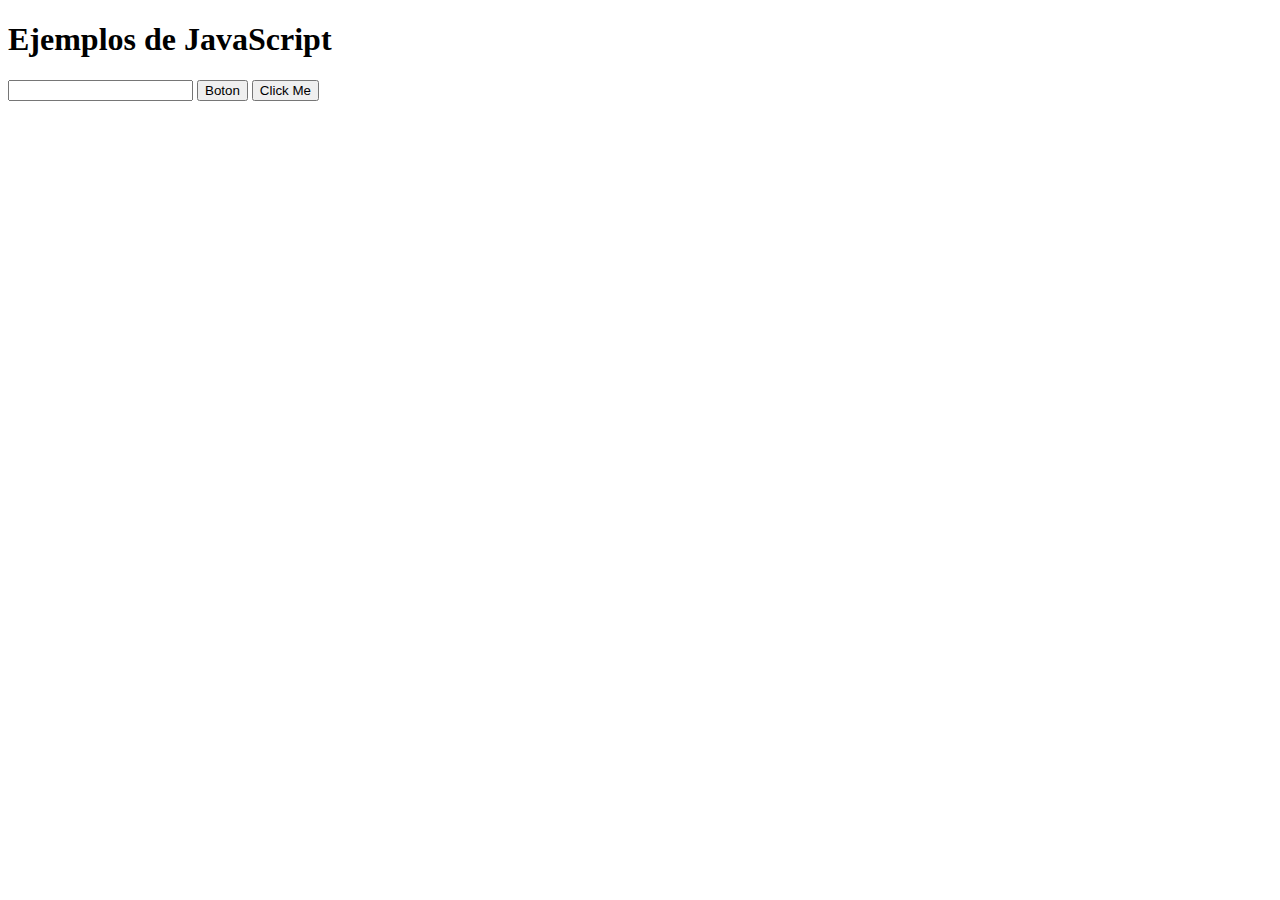
<file: index.html>
<!DOCTYPE html>
<html lang="es">
<head>
  <meta charset="UTF-8">
  <meta name="viewport" content="width=device-width, initial-scale=1.0">
  <meta http-equiv="X-UA-Compatible" content="ie=edge">
  <title>Document</title>
  <link rel="stylesheet" href="style.css">
</head>
<body>
  <div id="MiTexto"></div>

  <h1 id="titulo">Ejemplos de JavaScript</h1>
  <input type="text" id="txtUser" name="txtUser" value="">

  <!-- Segundo Uso -->
  <input type="button" value="Boton" onclick="">
  <button type="button" name="button" onclick="llenarTexto('Hola Mundo...');">Click Me</button>
  <script src="velocidadluz.js" charset="utf-8"></script>
  <script>

    const PI = 3.1416;
    var num = 5;

    //console.log(typeof("PI"));
    var result = parseFloat("15.55555556");
    console.log(result, typeof(result));

    var miAuto = new Object();
    miAuto.marca = "Ford";
    miAuto.modelo = "Mustang";
    miAuto.año = 1969;

    var mivar = 15;
    miAuto[mivar] = false;
    miAuto['Nuevo'] = true;

    var frutas = {
      color : "azul",
      tamaño : 12,
      otro : {
        nuevo : false
      }
    };

    frutas.otro['cosa'] = true;

    console.log(frutas);
    console.log(miAuto);

    if (true){
      var num = 10;
    }

    console.log(num,PI);

    document.write(variable);
    var a = 5;
    var b = "aaaaa";
    document.write("<strong class='hola'> Hola "+a+" </strong>");
  </script>
</body>
</html>
</file>
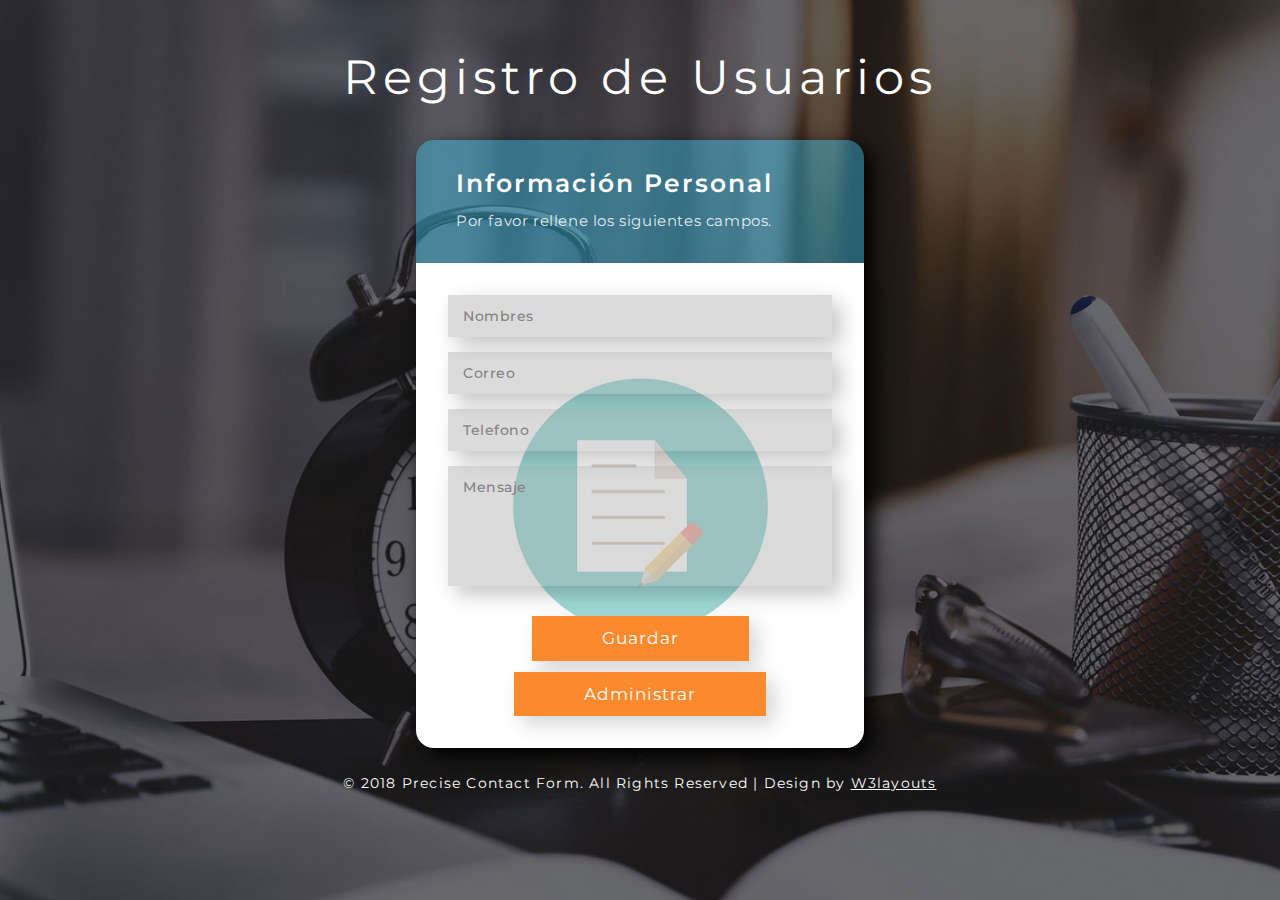
<file: localstorange/index.html>
<!--A Design by W3layouts
Author: W3layout
Author URL: http://w3layouts.com
License: Creative Commons Attribution 3.0 Unported
License URL: http://creativecommons.org/licenses/by/3.0/
-->
<!DOCTYPE HTML>
<html>

<head>
	<title>Precise Contact Form Responsive Widget Template :: w3layouts</title>
	<!-- Meta Tags -->
	<meta name="viewport" content="width=device-width, initial-scale=1">
	<meta http-equiv="Content-Type" content="text/html; charset=utf-8" />
	<meta name="keywords" content="Precise Contact Form template Responsive, Login form web template,Flat Pricing tables,Flat Drop downs Sign up Web Templates, 
 Flat Web Templates, Login sign up Responsive web template, SmartPhone Compatible web template, free web designs for Nokia, Samsung, LG, SonyEricsson, Motorola web design">
	<!--// Meta Tags -->
	<!-- Stylesheet -->
	<link href="css/style.css" rel='stylesheet' type='text/css' />
	<link rel="stylesheet" href="js/jquery-confirm-v3.3.0/css/jquery-confirm.css">
	<!--// Stylesheet -->
	<!--fonts-->
	<link href="https://fonts.googleapis.com/css?family=Montserrat:300,400,500,600,700,800" rel="stylesheet">
	<!--//fonts-->
</head>

<body>
	<!--background-->
	<!-- Contact form -->
	<h1>Registro de Usuarios</h1>
	<div class="contact-main-w3-agile">
		<div class="top-section-wthree">
			<h2 class="sub-title">Información Personal</h2>
			<p>Por favor rellene los siguientes campos.</p>
		</div>
		<div class="form-agileits-w3layouts">
			<form id="formUsuarios" action="#" method="post">
				<div class="form-w3layouts-fields">
					<input type="text" name="Nombres" id="Nombres" placeholder="Nombres" required="" />
				</div>
				<div class="form-w3layouts-fields">
					<input type="email" name="Correo" id="Correo" placeholder="Correo" required="" />
				</div>
				<div class="form-w3layouts-fields">
					<input type="text" name="Phone" id="Telefono" placeholder="Telefono" required="" />
				</div>
				<div class="form-w3layouts-fields">
					<textarea name="Message" id="Mensaje" placeholder="Mensaje" required=""></textarea>
				</div>
				<input class="button" type="button" name="Guardar" id="Guardar" value="Guardar">
				<input class="button" onclick="location.href = 'administrar.html';" type="button" value="Administrar">
			</form>
		</div>
		<!-- // Contact form -->
	</div>
	<div class="clear"></div>
	<div class="copy-right-agileinfo">
		<p>© 2018 Precise Contact Form. All Rights Reserved | Design by
			<a href="http://w3layouts.com/"> W3layouts</a>
		</p>
	</div>
	<script src="js/jquery-3.3.1.min.js" type="text/javascript"></script>
	<script src="js/jquery-confirm-v3.3.0/js/jquery-confirm.js" type="text/javascript"></script>
	<script src="js/dbpersists.js" type="text/javascript"></script>

	<script type="text/javascript">
		
		$(document).ready(function (){
			
			var ArrUsuarios = cargarLocalStorange('users'); //Creamos un array para almacenar los usuarios
			console.log(ArrUsuarios);

		    $('#Guardar').click(function(){        
		        /* Recolectar los datos del formulario */        
		        var nombres = $("#Nombres").val();
		        var correo = $("#Correo").val();
		        var telefono = $("#Telefono").val();
		        var mensaje = $("#Mensaje").val();

		        /* Creo un objeto de usuario */
		        var usuario = {
		        	nombres: nombres, 
		        	correo: correo, 
		        	telefono: parseInt(telefono), 
		        	mensaje: mensaje
		        };
				
				ArrUsuarios.push(usuario); //Agregamos el objeto usuario al array.
				guardarLocalStorange ('users', ArrUsuarios);

				$.confirm({
				    title: 'Guadado Correcto!',
				    content: 'El usuario ha sido almacenado correctamente',
				    type: 'green',
				    typeAnimated: true,
				    columnClass: 'col-md-6',
				    buttons: {
				        succes: {
				            text: 'Aceptar',
				            btnClass: 'btn-green',
				            action: function () {
				        		$('#formUsuarios')[0].reset();//Limpiar el formulario
				        	}
				        },
				        administrar: {
				            text: 'Administrar',
				            btnClass: 'btn-green',
				            action: function () {
				            	location.href = "administrar.html";
				        	}
				        },
				    }
				});

		    });


		});

	</script>

	<!--//background-->
</body>

</html>
</file>
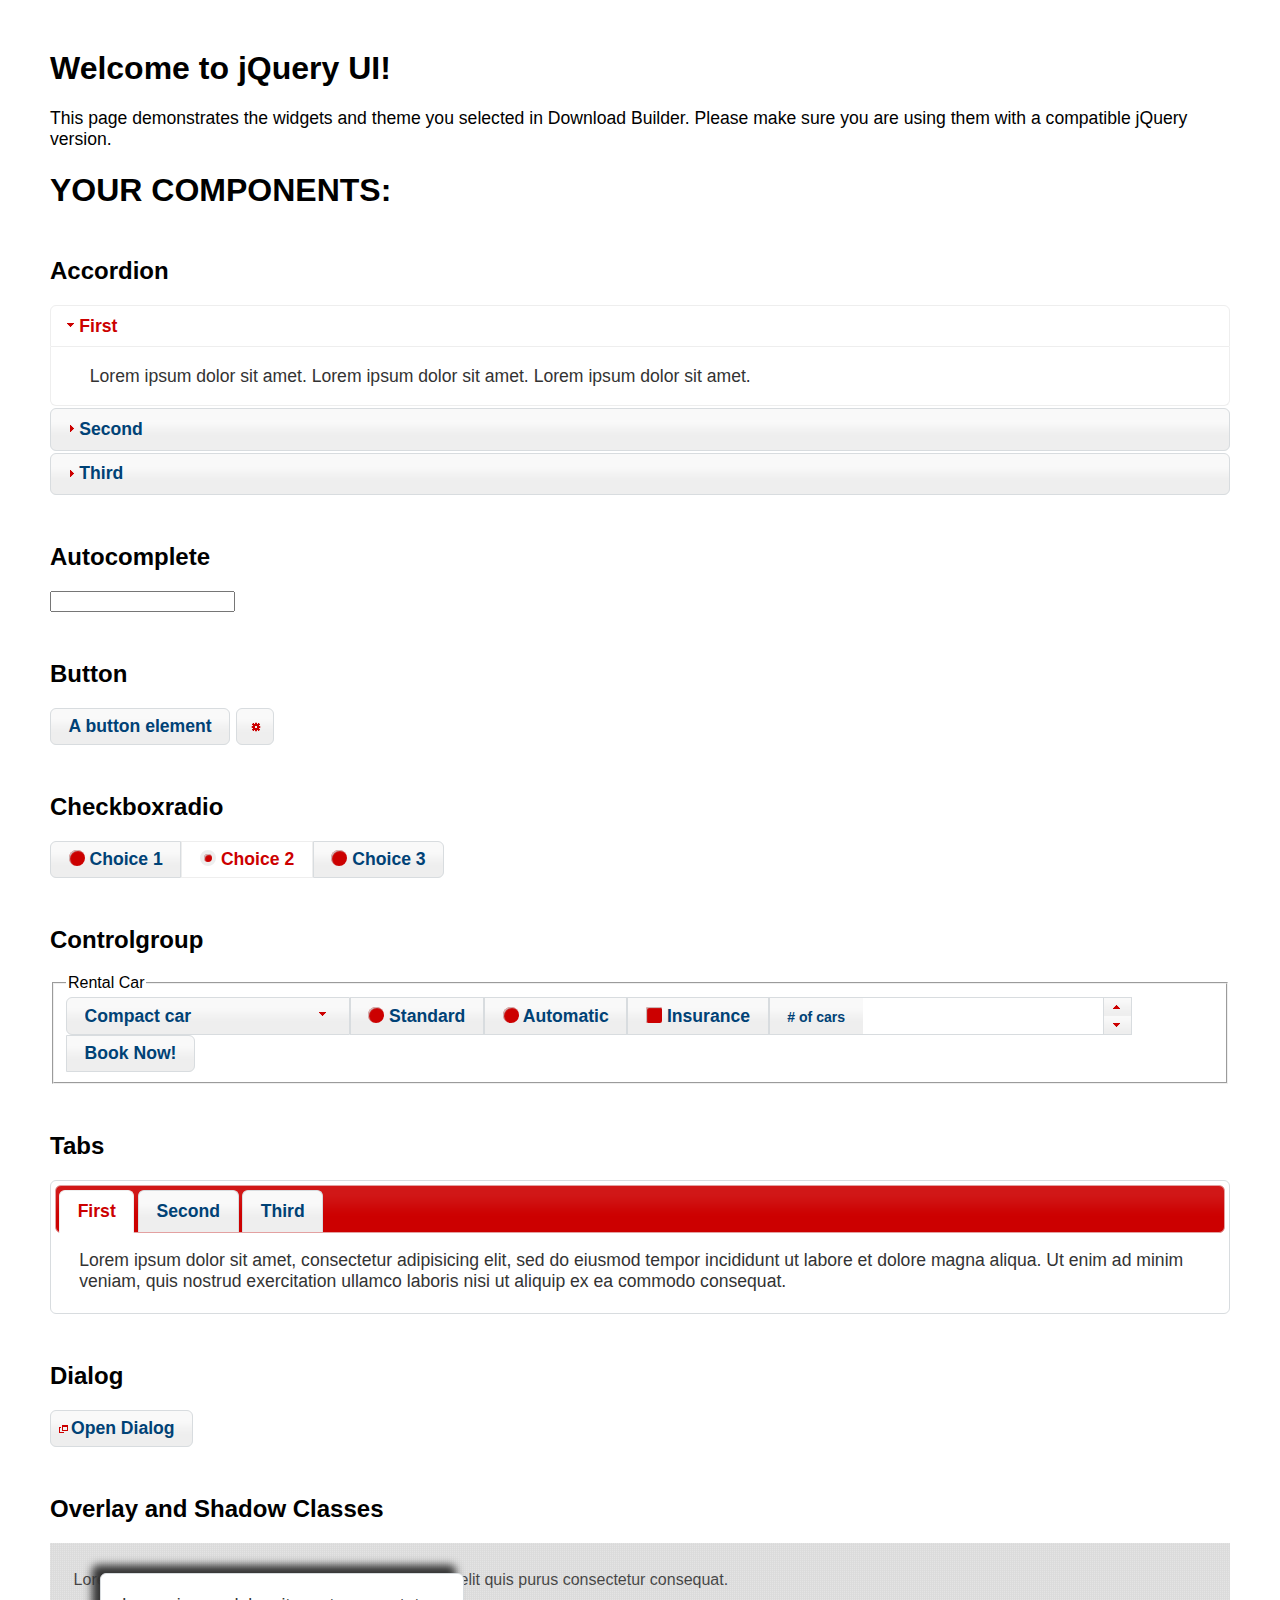
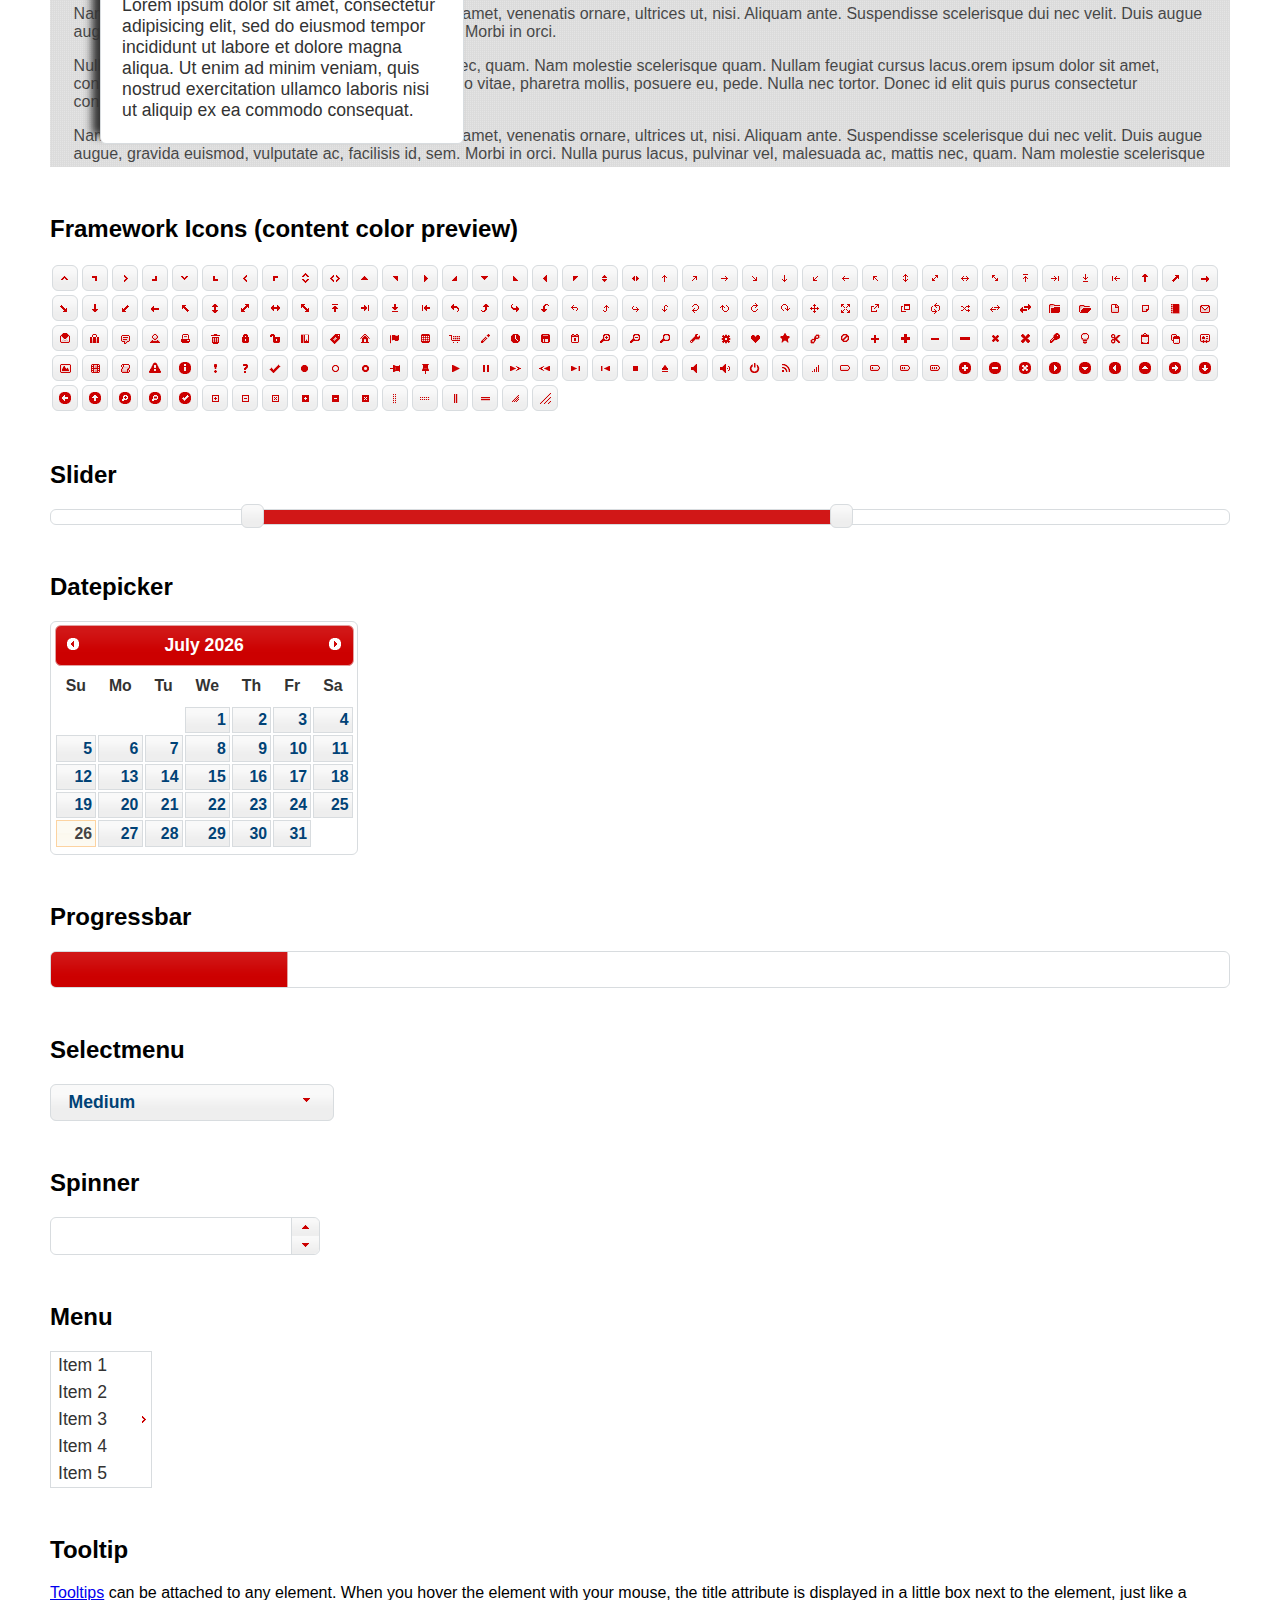
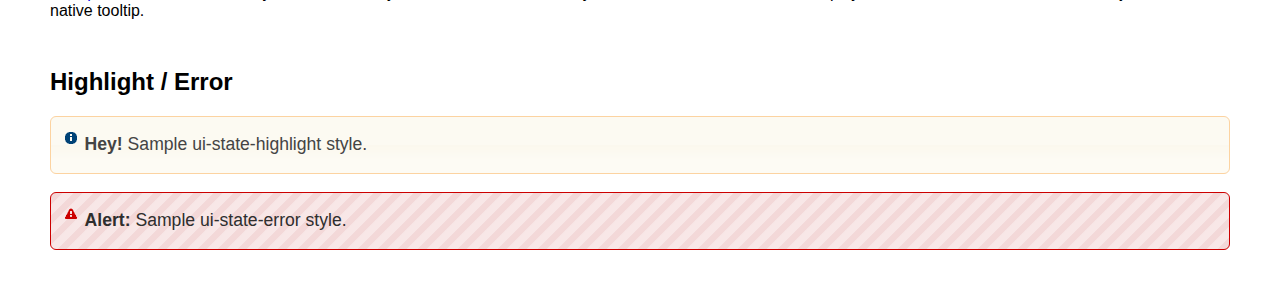
<file: ejercicios/js/jquery-ui-1.12.1/index.html>
<!doctype html>
<html lang="us">
<head>
	<meta charset="utf-8">
	<title>jQuery UI Example Page</title>
	<link href="jquery-ui.css" rel="stylesheet">
	<style>
	body{
		font-family: "Trebuchet MS", sans-serif;
		margin: 50px;
	}
	.demoHeaders {
		margin-top: 2em;
	}
	#dialog-link {
		padding: .4em 1em .4em 20px;
		text-decoration: none;
		position: relative;
	}
	#dialog-link span.ui-icon {
		margin: 0 5px 0 0;
		position: absolute;
		left: .2em;
		top: 50%;
		margin-top: -8px;
	}
	#icons {
		margin: 0;
		padding: 0;
	}
	#icons li {
		margin: 2px;
		position: relative;
		padding: 4px 0;
		cursor: pointer;
		float: left;
		list-style: none;
	}
	#icons span.ui-icon {
		float: left;
		margin: 0 4px;
	}
	.fakewindowcontain .ui-widget-overlay {
		position: absolute;
	}
	select {
		width: 200px;
	}
	</style>
</head>
<body>

<h1>Welcome to jQuery UI!</h1>

<div class="ui-widget">
	<p>This page demonstrates the widgets and theme you selected in Download Builder. Please make sure you are using them with a compatible jQuery version.</p>
</div>

<h1>YOUR COMPONENTS:</h1>


<!-- Accordion -->
<h2 class="demoHeaders">Accordion</h2>
<div id="accordion">
	<h3>First</h3>
	<div>Lorem ipsum dolor sit amet. Lorem ipsum dolor sit amet. Lorem ipsum dolor sit amet.</div>
	<h3>Second</h3>
	<div>Phasellus mattis tincidunt nibh.</div>
	<h3>Third</h3>
	<div>Nam dui erat, auctor a, dignissim quis.</div>
</div>



<!-- Autocomplete -->
<h2 class="demoHeaders">Autocomplete</h2>
<div>
	<input id="autocomplete" title="type &quot;a&quot;">
</div>



<!-- Button -->
<h2 class="demoHeaders">Button</h2>
<button id="button">A button element</button>
<button id="button-icon">An icon-only button</button>



<!-- Checkboxradio -->
<h2 class="demoHeaders">Checkboxradio</h2>
<form style="margin-top: 1em;">
	<div id="radioset">
		<input type="radio" id="radio1" name="radio"><label for="radio1">Choice 1</label>
		<input type="radio" id="radio2" name="radio" checked="checked"><label for="radio2">Choice 2</label>
		<input type="radio" id="radio3" name="radio"><label for="radio3">Choice 3</label>
	</div>
</form>



<!-- Controlgroup -->
<h2 class="demoHeaders">Controlgroup</h2>
<fieldset>
	<legend>Rental Car</legend>
	<div id="controlgroup">
		<select id="car-type">
			<option>Compact car</option>
			<option>Midsize car</option>
			<option>Full size car</option>
			<option>SUV</option>
			<option>Luxury</option>
			<option>Truck</option>
			<option>Van</option>
		</select>
		<label for="transmission-standard">Standard</label>
		<input type="radio" name="transmission" id="transmission-standard">
		<label for="transmission-automatic">Automatic</label>
		<input type="radio" name="transmission" id="transmission-automatic">
		<label for="insurance">Insurance</label>
		<input type="checkbox" name="insurance" id="insurance">
		<label for="horizontal-spinner" class="ui-controlgroup-label"># of cars</label>
		<input id="horizontal-spinner" class="ui-spinner-input">
		<button>Book Now!</button>
	</div>
</fieldset>



<!-- Tabs -->
<h2 class="demoHeaders">Tabs</h2>
<div id="tabs">
	<ul>
		<li><a href="#tabs-1">First</a></li>
		<li><a href="#tabs-2">Second</a></li>
		<li><a href="#tabs-3">Third</a></li>
	</ul>
	<div id="tabs-1">Lorem ipsum dolor sit amet, consectetur adipisicing elit, sed do eiusmod tempor incididunt ut labore et dolore magna aliqua. Ut enim ad minim veniam, quis nostrud exercitation ullamco laboris nisi ut aliquip ex ea commodo consequat.</div>
	<div id="tabs-2">Phasellus mattis tincidunt nibh. Cras orci urna, blandit id, pretium vel, aliquet ornare, felis. Maecenas scelerisque sem non nisl. Fusce sed lorem in enim dictum bibendum.</div>
	<div id="tabs-3">Nam dui erat, auctor a, dignissim quis, sollicitudin eu, felis. Pellentesque nisi urna, interdum eget, sagittis et, consequat vestibulum, lacus. Mauris porttitor ullamcorper augue.</div>
</div>



<h2 class="demoHeaders">Dialog</h2>
<p>
	<button id="dialog-link" class="ui-button ui-corner-all ui-widget">
		<span class="ui-icon ui-icon-newwin"></span>Open Dialog
	</button>
</p>

<h2 class="demoHeaders">Overlay and Shadow Classes</h2>
<div style="position: relative; width: 96%; height: 200px; padding:1% 2%; overflow:hidden;" class="fakewindowcontain">
	<p>Lorem ipsum dolor sit amet,  Nulla nec tortor. Donec id elit quis purus consectetur consequat. </p><p>Nam congue semper tellus. Sed erat dolor, dapibus sit amet, venenatis ornare, ultrices ut, nisi. Aliquam ante. Suspendisse scelerisque dui nec velit. Duis augue augue, gravida euismod, vulputate ac, facilisis id, sem. Morbi in orci. </p><p>Nulla purus lacus, pulvinar vel, malesuada ac, mattis nec, quam. Nam molestie scelerisque quam. Nullam feugiat cursus lacus.orem ipsum dolor sit amet, consectetur adipiscing elit. Donec libero risus, commodo vitae, pharetra mollis, posuere eu, pede. Nulla nec tortor. Donec id elit quis purus consectetur consequat. </p><p>Nam congue semper tellus. Sed erat dolor, dapibus sit amet, venenatis ornare, ultrices ut, nisi. Aliquam ante. Suspendisse scelerisque dui nec velit. Duis augue augue, gravida euismod, vulputate ac, facilisis id, sem. Morbi in orci. Nulla purus lacus, pulvinar vel, malesuada ac, mattis nec, quam. Nam molestie scelerisque quam. </p><p>Nullam feugiat cursus lacus.orem ipsum dolor sit amet, consectetur adipiscing elit. Donec libero risus, commodo vitae, pharetra mollis, posuere eu, pede. Nulla nec tortor. Donec id elit quis purus consectetur consequat. Nam congue semper tellus. Sed erat dolor, dapibus sit amet, venenatis ornare, ultrices ut, nisi. Aliquam ante. </p><p>Suspendisse scelerisque dui nec velit. Duis augue augue, gravida euismod, vulputate ac, facilisis id, sem. Morbi in orci. Nulla purus lacus, pulvinar vel, malesuada ac, mattis nec, quam. Nam molestie scelerisque quam. Nullam feugiat cursus lacus.orem ipsum dolor sit amet, consectetur adipiscing elit. Donec libero risus, commodo vitae, pharetra mollis, posuere eu, pede. Nulla nec tortor. Donec id elit quis purus consectetur consequat. Nam congue semper tellus. Sed erat dolor, dapibus sit amet, venenatis ornare, ultrices ut, nisi. </p>

	<!-- ui-dialog -->
	<div class="ui-widget-overlay ui-front"></div>
	<div style="position: absolute; width: 320px; left: 50px; top: 30px; padding: 1.2em" class="ui-widget ui-front ui-widget-content ui-corner-all ui-widget-shadow">
		Lorem ipsum dolor sit amet, consectetur adipisicing elit, sed do eiusmod tempor incididunt ut labore et dolore magna aliqua. Ut enim ad minim veniam, quis nostrud exercitation ullamco laboris nisi ut aliquip ex ea commodo consequat.
	</div>

</div>

<!-- ui-dialog -->
<div id="dialog" title="Dialog Title">
	<p>Lorem ipsum dolor sit amet, consectetur adipisicing elit, sed do eiusmod tempor incididunt ut labore et dolore magna aliqua. Ut enim ad minim veniam, quis nostrud exercitation ullamco laboris nisi ut aliquip ex ea commodo consequat.</p>
</div>



<h2 class="demoHeaders">Framework Icons (content color preview)</h2>
<ul id="icons" class="ui-widget ui-helper-clearfix">
	<li class="ui-state-default ui-corner-all" title=".ui-icon-caret-1-n"><span class="ui-icon ui-icon-caret-1-n"></span></li>
	<li class="ui-state-default ui-corner-all" title=".ui-icon-caret-1-ne"><span class="ui-icon ui-icon-caret-1-ne"></span></li>
	<li class="ui-state-default ui-corner-all" title=".ui-icon-caret-1-e"><span class="ui-icon ui-icon-caret-1-e"></span></li>
	<li class="ui-state-default ui-corner-all" title=".ui-icon-caret-1-se"><span class="ui-icon ui-icon-caret-1-se"></span></li>
	<li class="ui-state-default ui-corner-all" title=".ui-icon-caret-1-s"><span class="ui-icon ui-icon-caret-1-s"></span></li>
	<li class="ui-state-default ui-corner-all" title=".ui-icon-caret-1-sw"><span class="ui-icon ui-icon-caret-1-sw"></span></li>
	<li class="ui-state-default ui-corner-all" title=".ui-icon-caret-1-w"><span class="ui-icon ui-icon-caret-1-w"></span></li>
	<li class="ui-state-default ui-corner-all" title=".ui-icon-caret-1-nw"><span class="ui-icon ui-icon-caret-1-nw"></span></li>
	<li class="ui-state-default ui-corner-all" title=".ui-icon-caret-2-n-s"><span class="ui-icon ui-icon-caret-2-n-s"></span></li>
	<li class="ui-state-default ui-corner-all" title=".ui-icon-caret-2-e-w"><span class="ui-icon ui-icon-caret-2-e-w"></span></li>
	<li class="ui-state-default ui-corner-all" title=".ui-icon-triangle-1-n"><span class="ui-icon ui-icon-triangle-1-n"></span></li>
	<li class="ui-state-default ui-corner-all" title=".ui-icon-triangle-1-ne"><span class="ui-icon ui-icon-triangle-1-ne"></span></li>
	<li class="ui-state-default ui-corner-all" title=".ui-icon-triangle-1-e"><span class="ui-icon ui-icon-triangle-1-e"></span></li>
	<li class="ui-state-default ui-corner-all" title=".ui-icon-triangle-1-se"><span class="ui-icon ui-icon-triangle-1-se"></span></li>
	<li class="ui-state-default ui-corner-all" title=".ui-icon-triangle-1-s"><span class="ui-icon ui-icon-triangle-1-s"></span></li>
	<li class="ui-state-default ui-corner-all" title=".ui-icon-triangle-1-sw"><span class="ui-icon ui-icon-triangle-1-sw"></span></li>
	<li class="ui-state-default ui-corner-all" title=".ui-icon-triangle-1-w"><span class="ui-icon ui-icon-triangle-1-w"></span></li>
	<li class="ui-state-default ui-corner-all" title=".ui-icon-triangle-1-nw"><span class="ui-icon ui-icon-triangle-1-nw"></span></li>
	<li class="ui-state-default ui-corner-all" title=".ui-icon-triangle-2-n-s"><span class="ui-icon ui-icon-triangle-2-n-s"></span></li>
	<li class="ui-state-default ui-corner-all" title=".ui-icon-triangle-2-e-w"><span class="ui-icon ui-icon-triangle-2-e-w"></span></li>
	<li class="ui-state-default ui-corner-all" title=".ui-icon-arrow-1-n"><span class="ui-icon ui-icon-arrow-1-n"></span></li>
	<li class="ui-state-default ui-corner-all" title=".ui-icon-arrow-1-ne"><span class="ui-icon ui-icon-arrow-1-ne"></span></li>
	<li class="ui-state-default ui-corner-all" title=".ui-icon-arrow-1-e"><span class="ui-icon ui-icon-arrow-1-e"></span></li>
	<li class="ui-state-default ui-corner-all" title=".ui-icon-arrow-1-se"><span class="ui-icon ui-icon-arrow-1-se"></span></li>
	<li class="ui-state-default ui-corner-all" title=".ui-icon-arrow-1-s"><span class="ui-icon ui-icon-arrow-1-s"></span></li>
	<li class="ui-state-default ui-corner-all" title=".ui-icon-arrow-1-sw"><span class="ui-icon ui-icon-arrow-1-sw"></span></li>
	<li class="ui-state-default ui-corner-all" title=".ui-icon-arrow-1-w"><span class="ui-icon ui-icon-arrow-1-w"></span></li>
	<li class="ui-state-default ui-corner-all" title=".ui-icon-arrow-1-nw"><span class="ui-icon ui-icon-arrow-1-nw"></span></li>
	<li class="ui-state-default ui-corner-all" title=".ui-icon-arrow-2-n-s"><span class="ui-icon ui-icon-arrow-2-n-s"></span></li>
	<li class="ui-state-default ui-corner-all" title=".ui-icon-arrow-2-ne-sw"><span class="ui-icon ui-icon-arrow-2-ne-sw"></span></li>
	<li class="ui-state-default ui-corner-all" title=".ui-icon-arrow-2-e-w"><span class="ui-icon ui-icon-arrow-2-e-w"></span></li>
	<li class="ui-state-default ui-corner-all" title=".ui-icon-arrow-2-se-nw"><span class="ui-icon ui-icon-arrow-2-se-nw"></span></li>
	<li class="ui-state-default ui-corner-all" title=".ui-icon-arrowstop-1-n"><span class="ui-icon ui-icon-arrowstop-1-n"></span></li>
	<li class="ui-state-default ui-corner-all" title=".ui-icon-arrowstop-1-e"><span class="ui-icon ui-icon-arrowstop-1-e"></span></li>
	<li class="ui-state-default ui-corner-all" title=".ui-icon-arrowstop-1-s"><span class="ui-icon ui-icon-arrowstop-1-s"></span></li>
	<li class="ui-state-default ui-corner-all" title=".ui-icon-arrowstop-1-w"><span class="ui-icon ui-icon-arrowstop-1-w"></span></li>
	<li class="ui-state-default ui-corner-all" title=".ui-icon-arrowthick-1-n"><span class="ui-icon ui-icon-arrowthick-1-n"></span></li>
	<li class="ui-state-default ui-corner-all" title=".ui-icon-arrowthick-1-ne"><span class="ui-icon ui-icon-arrowthick-1-ne"></span></li>
	<li class="ui-state-default ui-corner-all" title=".ui-icon-arrowthick-1-e"><span class="ui-icon ui-icon-arrowthick-1-e"></span></li>
	<li class="ui-state-default ui-corner-all" title=".ui-icon-arrowthick-1-se"><span class="ui-icon ui-icon-arrowthick-1-se"></span></li>
	<li class="ui-state-default ui-corner-all" title=".ui-icon-arrowthick-1-s"><span class="ui-icon ui-icon-arrowthick-1-s"></span></li>
	<li class="ui-state-default ui-corner-all" title=".ui-icon-arrowthick-1-sw"><span class="ui-icon ui-icon-arrowthick-1-sw"></span></li>
	<li class="ui-state-default ui-corner-all" title=".ui-icon-arrowthick-1-w"><span class="ui-icon ui-icon-arrowthick-1-w"></span></li>
	<li class="ui-state-default ui-corner-all" title=".ui-icon-arrowthick-1-nw"><span class="ui-icon ui-icon-arrowthick-1-nw"></span></li>
	<li class="ui-state-default ui-corner-all" title=".ui-icon-arrowthick-2-n-s"><span class="ui-icon ui-icon-arrowthick-2-n-s"></span></li>
	<li class="ui-state-default ui-corner-all" title=".ui-icon-arrowthick-2-ne-sw"><span class="ui-icon ui-icon-arrowthick-2-ne-sw"></span></li>
	<li class="ui-state-default ui-corner-all" title=".ui-icon-arrowthick-2-e-w"><span class="ui-icon ui-icon-arrowthick-2-e-w"></span></li>
	<li class="ui-state-default ui-corner-all" title=".ui-icon-arrowthick-2-se-nw"><span class="ui-icon ui-icon-arrowthick-2-se-nw"></span></li>
	<li class="ui-state-default ui-corner-all" title=".ui-icon-arrowthickstop-1-n"><span class="ui-icon ui-icon-arrowthickstop-1-n"></span></li>
	<li class="ui-state-default ui-corner-all" title=".ui-icon-arrowthickstop-1-e"><span class="ui-icon ui-icon-arrowthickstop-1-e"></span></li>
	<li class="ui-state-default ui-corner-all" title=".ui-icon-arrowthickstop-1-s"><span class="ui-icon ui-icon-arrowthickstop-1-s"></span></li>
	<li class="ui-state-default ui-corner-all" title=".ui-icon-arrowthickstop-1-w"><span class="ui-icon ui-icon-arrowthickstop-1-w"></span></li>
	<li class="ui-state-default ui-corner-all" title=".ui-icon-arrowreturnthick-1-w"><span class="ui-icon ui-icon-arrowreturnthick-1-w"></span></li>
	<li class="ui-state-default ui-corner-all" title=".ui-icon-arrowreturnthick-1-n"><span class="ui-icon ui-icon-arrowreturnthick-1-n"></span></li>
	<li class="ui-state-default ui-corner-all" title=".ui-icon-arrowreturnthick-1-e"><span class="ui-icon ui-icon-arrowreturnthick-1-e"></span></li>
	<li class="ui-state-default ui-corner-all" title=".ui-icon-arrowreturnthick-1-s"><span class="ui-icon ui-icon-arrowreturnthick-1-s"></span></li>
	<li class="ui-state-default ui-corner-all" title=".ui-icon-arrowreturn-1-w"><span class="ui-icon ui-icon-arrowreturn-1-w"></span></li>
	<li class="ui-state-default ui-corner-all" title=".ui-icon-arrowreturn-1-n"><span class="ui-icon ui-icon-arrowreturn-1-n"></span></li>
	<li class="ui-state-default ui-corner-all" title=".ui-icon-arrowreturn-1-e"><span class="ui-icon ui-icon-arrowreturn-1-e"></span></li>
	<li class="ui-state-default ui-corner-all" title=".ui-icon-arrowreturn-1-s"><span class="ui-icon ui-icon-arrowreturn-1-s"></span></li>
	<li class="ui-state-default ui-corner-all" title=".ui-icon-arrowrefresh-1-w"><span class="ui-icon ui-icon-arrowrefresh-1-w"></span></li>
	<li class="ui-state-default ui-corner-all" title=".ui-icon-arrowrefresh-1-n"><span class="ui-icon ui-icon-arrowrefresh-1-n"></span></li>
	<li class="ui-state-default ui-corner-all" title=".ui-icon-arrowrefresh-1-e"><span class="ui-icon ui-icon-arrowrefresh-1-e"></span></li>
	<li class="ui-state-default ui-corner-all" title=".ui-icon-arrowrefresh-1-s"><span class="ui-icon ui-icon-arrowrefresh-1-s"></span></li>
	<li class="ui-state-default ui-corner-all" title=".ui-icon-arrow-4"><span class="ui-icon ui-icon-arrow-4"></span></li>
	<li class="ui-state-default ui-corner-all" title=".ui-icon-arrow-4-diag"><span class="ui-icon ui-icon-arrow-4-diag"></span></li>
	<li class="ui-state-default ui-corner-all" title=".ui-icon-extlink"><span class="ui-icon ui-icon-extlink"></span></li>
	<li class="ui-state-default ui-corner-all" title=".ui-icon-newwin"><span class="ui-icon ui-icon-newwin"></span></li>
	<li class="ui-state-default ui-corner-all" title=".ui-icon-refresh"><span class="ui-icon ui-icon-refresh"></span></li>
	<li class="ui-state-default ui-corner-all" title=".ui-icon-shuffle"><span class="ui-icon ui-icon-shuffle"></span></li>
	<li class="ui-state-default ui-corner-all" title=".ui-icon-transfer-e-w"><span class="ui-icon ui-icon-transfer-e-w"></span></li>
	<li class="ui-state-default ui-corner-all" title=".ui-icon-transferthick-e-w"><span class="ui-icon ui-icon-transferthick-e-w"></span></li>
	<li class="ui-state-default ui-corner-all" title=".ui-icon-folder-collapsed"><span class="ui-icon ui-icon-folder-collapsed"></span></li>
	<li class="ui-state-default ui-corner-all" title=".ui-icon-folder-open"><span class="ui-icon ui-icon-folder-open"></span></li>
	<li class="ui-state-default ui-corner-all" title=".ui-icon-document"><span class="ui-icon ui-icon-document"></span></li>
	<li class="ui-state-default ui-corner-all" title=".ui-icon-document-b"><span class="ui-icon ui-icon-document-b"></span></li>
	<li class="ui-state-default ui-corner-all" title=".ui-icon-note"><span class="ui-icon ui-icon-note"></span></li>
	<li class="ui-state-default ui-corner-all" title=".ui-icon-mail-closed"><span class="ui-icon ui-icon-mail-closed"></span></li>
	<li class="ui-state-default ui-corner-all" title=".ui-icon-mail-open"><span class="ui-icon ui-icon-mail-open"></span></li>
	<li class="ui-state-default ui-corner-all" title=".ui-icon-suitcase"><span class="ui-icon ui-icon-suitcase"></span></li>
	<li class="ui-state-default ui-corner-all" title=".ui-icon-comment"><span class="ui-icon ui-icon-comment"></span></li>
	<li class="ui-state-default ui-corner-all" title=".ui-icon-person"><span class="ui-icon ui-icon-person"></span></li>
	<li class="ui-state-default ui-corner-all" title=".ui-icon-print"><span class="ui-icon ui-icon-print"></span></li>
	<li class="ui-state-default ui-corner-all" title=".ui-icon-trash"><span class="ui-icon ui-icon-trash"></span></li>
	<li class="ui-state-default ui-corner-all" title=".ui-icon-locked"><span class="ui-icon ui-icon-locked"></span></li>
	<li class="ui-state-default ui-corner-all" title=".ui-icon-unlocked"><span class="ui-icon ui-icon-unlocked"></span></li>
	<li class="ui-state-default ui-corner-all" title=".ui-icon-bookmark"><span class="ui-icon ui-icon-bookmark"></span></li>
	<li class="ui-state-default ui-corner-all" title=".ui-icon-tag"><span class="ui-icon ui-icon-tag"></span></li>
	<li class="ui-state-default ui-corner-all" title=".ui-icon-home"><span class="ui-icon ui-icon-home"></span></li>
	<li class="ui-state-default ui-corner-all" title=".ui-icon-flag"><span class="ui-icon ui-icon-flag"></span></li>
	<li class="ui-state-default ui-corner-all" title=".ui-icon-calculator"><span class="ui-icon ui-icon-calculator"></span></li>
	<li class="ui-state-default ui-corner-all" title=".ui-icon-cart"><span class="ui-icon ui-icon-cart"></span></li>
	<li class="ui-state-default ui-corner-all" title=".ui-icon-pencil"><span class="ui-icon ui-icon-pencil"></span></li>
	<li class="ui-state-default ui-corner-all" title=".ui-icon-clock"><span class="ui-icon ui-icon-clock"></span></li>
	<li class="ui-state-default ui-corner-all" title=".ui-icon-disk"><span class="ui-icon ui-icon-disk"></span></li>
	<li class="ui-state-default ui-corner-all" title=".ui-icon-calendar"><span class="ui-icon ui-icon-calendar"></span></li>
	<li class="ui-state-default ui-corner-all" title=".ui-icon-zoomin"><span class="ui-icon ui-icon-zoomin"></span></li>
	<li class="ui-state-default ui-corner-all" title=".ui-icon-zoomout"><span class="ui-icon ui-icon-zoomout"></span></li>
	<li class="ui-state-default ui-corner-all" title=".ui-icon-search"><span class="ui-icon ui-icon-search"></span></li>
	<li class="ui-state-default ui-corner-all" title=".ui-icon-wrench"><span class="ui-icon ui-icon-wrench"></span></li>
	<li class="ui-state-default ui-corner-all" title=".ui-icon-gear"><span class="ui-icon ui-icon-gear"></span></li>
	<li class="ui-state-default ui-corner-all" title=".ui-icon-heart"><span class="ui-icon ui-icon-heart"></span></li>
	<li class="ui-state-default ui-corner-all" title=".ui-icon-star"><span class="ui-icon ui-icon-star"></span></li>
	<li class="ui-state-default ui-corner-all" title=".ui-icon-link"><span class="ui-icon ui-icon-link"></span></li>
	<li class="ui-state-default ui-corner-all" title=".ui-icon-cancel"><span class="ui-icon ui-icon-cancel"></span></li>
	<li class="ui-state-default ui-corner-all" title=".ui-icon-plus"><span class="ui-icon ui-icon-plus"></span></li>
	<li class="ui-state-default ui-corner-all" title=".ui-icon-plusthick"><span class="ui-icon ui-icon-plusthick"></span></li>
	<li class="ui-state-default ui-corner-all" title=".ui-icon-minus"><span class="ui-icon ui-icon-minus"></span></li>
	<li class="ui-state-default ui-corner-all" title=".ui-icon-minusthick"><span class="ui-icon ui-icon-minusthick"></span></li>
	<li class="ui-state-default ui-corner-all" title=".ui-icon-close"><span class="ui-icon ui-icon-close"></span></li>
	<li class="ui-state-default ui-corner-all" title=".ui-icon-closethick"><span class="ui-icon ui-icon-closethick"></span></li>
	<li class="ui-state-default ui-corner-all" title=".ui-icon-key"><span class="ui-icon ui-icon-key"></span></li>
	<li class="ui-state-default ui-corner-all" title=".ui-icon-lightbulb"><span class="ui-icon ui-icon-lightbulb"></span></li>
	<li class="ui-state-default ui-corner-all" title=".ui-icon-scissors"><span class="ui-icon ui-icon-scissors"></span></li>
	<li class="ui-state-default ui-corner-all" title=".ui-icon-clipboard"><span class="ui-icon ui-icon-clipboard"></span></li>
	<li class="ui-state-default ui-corner-all" title=".ui-icon-copy"><span class="ui-icon ui-icon-copy"></span></li>
	<li class="ui-state-default ui-corner-all" title=".ui-icon-contact"><span class="ui-icon ui-icon-contact"></span></li>
	<li class="ui-state-default ui-corner-all" title=".ui-icon-image"><span class="ui-icon ui-icon-image"></span></li>
	<li class="ui-state-default ui-corner-all" title=".ui-icon-video"><span class="ui-icon ui-icon-video"></span></li>
	<li class="ui-state-default ui-corner-all" title=".ui-icon-script"><span class="ui-icon ui-icon-script"></span></li>
	<li class="ui-state-default ui-corner-all" title=".ui-icon-alert"><span class="ui-icon ui-icon-alert"></span></li>
	<li class="ui-state-default ui-corner-all" title=".ui-icon-info"><span class="ui-icon ui-icon-info"></span></li>
	<li class="ui-state-default ui-corner-all" title=".ui-icon-notice"><span class="ui-icon ui-icon-notice"></span></li>
	<li class="ui-state-default ui-corner-all" title=".ui-icon-help"><span class="ui-icon ui-icon-help"></span></li>
	<li class="ui-state-default ui-corner-all" title=".ui-icon-check"><span class="ui-icon ui-icon-check"></span></li>
	<li class="ui-state-default ui-corner-all" title=".ui-icon-bullet"><span class="ui-icon ui-icon-bullet"></span></li>
	<li class="ui-state-default ui-corner-all" title=".ui-icon-radio-off"><span class="ui-icon ui-icon-radio-off"></span></li>
	<li class="ui-state-default ui-corner-all" title=".ui-icon-radio-on"><span class="ui-icon ui-icon-radio-on"></span></li>
	<li class="ui-state-default ui-corner-all" title=".ui-icon-pin-w"><span class="ui-icon ui-icon-pin-w"></span></li>
	<li class="ui-state-default ui-corner-all" title=".ui-icon-pin-s"><span class="ui-icon ui-icon-pin-s"></span></li>
	<li class="ui-state-default ui-corner-all" title=".ui-icon-play"><span class="ui-icon ui-icon-play"></span></li>
	<li class="ui-state-default ui-corner-all" title=".ui-icon-pause"><span class="ui-icon ui-icon-pause"></span></li>
	<li class="ui-state-default ui-corner-all" title=".ui-icon-seek-next"><span class="ui-icon ui-icon-seek-next"></span></li>
	<li class="ui-state-default ui-corner-all" title=".ui-icon-seek-prev"><span class="ui-icon ui-icon-seek-prev"></span></li>
	<li class="ui-state-default ui-corner-all" title=".ui-icon-seek-end"><span class="ui-icon ui-icon-seek-end"></span></li>
	<li class="ui-state-default ui-corner-all" title=".ui-icon-seek-first"><span class="ui-icon ui-icon-seek-first"></span></li>
	<li class="ui-state-default ui-corner-all" title=".ui-icon-stop"><span class="ui-icon ui-icon-stop"></span></li>
	<li class="ui-state-default ui-corner-all" title=".ui-icon-eject"><span class="ui-icon ui-icon-eject"></span></li>
	<li class="ui-state-default ui-corner-all" title=".ui-icon-volume-off"><span class="ui-icon ui-icon-volume-off"></span></li>
	<li class="ui-state-default ui-corner-all" title=".ui-icon-volume-on"><span class="ui-icon ui-icon-volume-on"></span></li>
	<li class="ui-state-default ui-corner-all" title=".ui-icon-power"><span class="ui-icon ui-icon-power"></span></li>
	<li class="ui-state-default ui-corner-all" title=".ui-icon-signal-diag"><span class="ui-icon ui-icon-signal-diag"></span></li>
	<li class="ui-state-default ui-corner-all" title=".ui-icon-signal"><span class="ui-icon ui-icon-signal"></span></li>
	<li class="ui-state-default ui-corner-all" title=".ui-icon-battery-0"><span class="ui-icon ui-icon-battery-0"></span></li>
	<li class="ui-state-default ui-corner-all" title=".ui-icon-battery-1"><span class="ui-icon ui-icon-battery-1"></span></li>
	<li class="ui-state-default ui-corner-all" title=".ui-icon-battery-2"><span class="ui-icon ui-icon-battery-2"></span></li>
	<li class="ui-state-default ui-corner-all" title=".ui-icon-battery-3"><span class="ui-icon ui-icon-battery-3"></span></li>
	<li class="ui-state-default ui-corner-all" title=".ui-icon-circle-plus"><span class="ui-icon ui-icon-circle-plus"></span></li>
	<li class="ui-state-default ui-corner-all" title=".ui-icon-circle-minus"><span class="ui-icon ui-icon-circle-minus"></span></li>
	<li class="ui-state-default ui-corner-all" title=".ui-icon-circle-close"><span class="ui-icon ui-icon-circle-close"></span></li>
	<li class="ui-state-default ui-corner-all" title=".ui-icon-circle-triangle-e"><span class="ui-icon ui-icon-circle-triangle-e"></span></li>
	<li class="ui-state-default ui-corner-all" title=".ui-icon-circle-triangle-s"><span class="ui-icon ui-icon-circle-triangle-s"></span></li>
	<li class="ui-state-default ui-corner-all" title=".ui-icon-circle-triangle-w"><span class="ui-icon ui-icon-circle-triangle-w"></span></li>
	<li class="ui-state-default ui-corner-all" title=".ui-icon-circle-triangle-n"><span class="ui-icon ui-icon-circle-triangle-n"></span></li>
	<li class="ui-state-default ui-corner-all" title=".ui-icon-circle-arrow-e"><span class="ui-icon ui-icon-circle-arrow-e"></span></li>
	<li class="ui-state-default ui-corner-all" title=".ui-icon-circle-arrow-s"><span class="ui-icon ui-icon-circle-arrow-s"></span></li>
	<li class="ui-state-default ui-corner-all" title=".ui-icon-circle-arrow-w"><span class="ui-icon ui-icon-circle-arrow-w"></span></li>
	<li class="ui-state-default ui-corner-all" title=".ui-icon-circle-arrow-n"><span class="ui-icon ui-icon-circle-arrow-n"></span></li>
	<li class="ui-state-default ui-corner-all" title=".ui-icon-circle-zoomin"><span class="ui-icon ui-icon-circle-zoomin"></span></li>
	<li class="ui-state-default ui-corner-all" title=".ui-icon-circle-zoomout"><span class="ui-icon ui-icon-circle-zoomout"></span></li>
	<li class="ui-state-default ui-corner-all" title=".ui-icon-circle-check"><span class="ui-icon ui-icon-circle-check"></span></li>
	<li class="ui-state-default ui-corner-all" title=".ui-icon-circlesmall-plus"><span class="ui-icon ui-icon-circlesmall-plus"></span></li>
	<li class="ui-state-default ui-corner-all" title=".ui-icon-circlesmall-minus"><span class="ui-icon ui-icon-circlesmall-minus"></span></li>
	<li class="ui-state-default ui-corner-all" title=".ui-icon-circlesmall-close"><span class="ui-icon ui-icon-circlesmall-close"></span></li>
	<li class="ui-state-default ui-corner-all" title=".ui-icon-squaresmall-plus"><span class="ui-icon ui-icon-squaresmall-plus"></span></li>
	<li class="ui-state-default ui-corner-all" title=".ui-icon-squaresmall-minus"><span class="ui-icon ui-icon-squaresmall-minus"></span></li>
	<li class="ui-state-default ui-corner-all" title=".ui-icon-squaresmall-close"><span class="ui-icon ui-icon-squaresmall-close"></span></li>
	<li class="ui-state-default ui-corner-all" title=".ui-icon-grip-dotted-vertical"><span class="ui-icon ui-icon-grip-dotted-vertical"></span></li>
	<li class="ui-state-default ui-corner-all" title=".ui-icon-grip-dotted-horizontal"><span class="ui-icon ui-icon-grip-dotted-horizontal"></span></li>
	<li class="ui-state-default ui-corner-all" title=".ui-icon-grip-solid-vertical"><span class="ui-icon ui-icon-grip-solid-vertical"></span></li>
	<li class="ui-state-default ui-corner-all" title=".ui-icon-grip-solid-horizontal"><span class="ui-icon ui-icon-grip-solid-horizontal"></span></li>
	<li class="ui-state-default ui-corner-all" title=".ui-icon-gripsmall-diagonal-se"><span class="ui-icon ui-icon-gripsmall-diagonal-se"></span></li>
	<li class="ui-state-default ui-corner-all" title=".ui-icon-grip-diagonal-se"><span class="ui-icon ui-icon-grip-diagonal-se"></span></li>
</ul>


<!-- Slider -->
<h2 class="demoHeaders">Slider</h2>
<div id="slider"></div>



<!-- Datepicker -->
<h2 class="demoHeaders">Datepicker</h2>
<div id="datepicker"></div>



<!-- Progressbar -->
<h2 class="demoHeaders">Progressbar</h2>
<div id="progressbar"></div>



<!-- Progressbar -->
<h2 class="demoHeaders">Selectmenu</h2>
<select id="selectmenu">
	<option>Slower</option>
	<option>Slow</option>
	<option selected="selected">Medium</option>
	<option>Fast</option>
	<option>Faster</option>
</select>



<!-- Spinner -->
<h2 class="demoHeaders">Spinner</h2>
<input id="spinner">



<!-- Menu -->
<h2 class="demoHeaders">Menu</h2>
<ul style="width:100px;" id="menu">
	<li><div>Item 1</div></li>
	<li><div>Item 2</div></li>
	<li><div>Item 3</div>
		<ul>
			<li><div>Item 3-1</div></li>
			<li><div>Item 3-2</div></li>
			<li><div>Item 3-3</div></li>
			<li><div>Item 3-4</div></li>
			<li><div>Item 3-5</div></li>
		</ul>
	</li>
	<li><div>Item 4</div></li>
	<li><div>Item 5</div></li>
</ul>



<!-- Tooltip -->
<h2 class="demoHeaders">Tooltip</h2>
<p id="tooltip">
	<a href="#" title="That&apos;s what this widget is">Tooltips</a> can be attached to any element. When you hover
the element with your mouse, the title attribute is displayed in a little box next to the element, just like a native tooltip.
</p>


<!-- Highlight / Error -->
<h2 class="demoHeaders">Highlight / Error</h2>
<div class="ui-widget">
	<div class="ui-state-highlight ui-corner-all" style="margin-top: 20px; padding: 0 .7em;">
		<p><span class="ui-icon ui-icon-info" style="float: left; margin-right: .3em;"></span>
		<strong>Hey!</strong> Sample ui-state-highlight style.</p>
	</div>
</div>
<br>
<div class="ui-widget">
	<div class="ui-state-error ui-corner-all" style="padding: 0 .7em;">
		<p><span class="ui-icon ui-icon-alert" style="float: left; margin-right: .3em;"></span>
		<strong>Alert:</strong> Sample ui-state-error style.</p>
	</div>
</div>

<script src="external/jquery/jquery.js"></script>
<script src="jquery-ui.js"></script>
<script>

$( "#accordion" ).accordion();



var availableTags = [
	"ActionScript",
	"AppleScript",
	"Asp",
	"BASIC",
	"C",
	"C++",
	"Clojure",
	"COBOL",
	"ColdFusion",
	"Erlang",
	"Fortran",
	"Groovy",
	"Haskell",
	"Java",
	"JavaScript",
	"Lisp",
	"Perl",
	"PHP",
	"Python",
	"Ruby",
	"Scala",
	"Scheme"
];
$( "#autocomplete" ).autocomplete({
	source: availableTags
});



$( "#button" ).button();
$( "#button-icon" ).button({
	icon: "ui-icon-gear",
	showLabel: false
});



$( "#radioset" ).buttonset();



$( "#controlgroup" ).controlgroup();



$( "#tabs" ).tabs();



$( "#dialog" ).dialog({
	autoOpen: false,
	width: 400,
	buttons: [
		{
			text: "Ok",
			click: function() {
				$( this ).dialog( "close" );
			}
		},
		{
			text: "Cancel",
			click: function() {
				$( this ).dialog( "close" );
			}
		}
	]
});

// Link to open the dialog
$( "#dialog-link" ).click(function( event ) {
	$( "#dialog" ).dialog( "open" );
	event.preventDefault();
});



$( "#datepicker" ).datepicker({
	inline: true
});



$( "#slider" ).slider({
	range: true,
	values: [ 17, 67 ]
});



$( "#progressbar" ).progressbar({
	value: 20
});



$( "#spinner" ).spinner();



$( "#menu" ).menu();



$( "#tooltip" ).tooltip();



$( "#selectmenu" ).selectmenu();


// Hover states on the static widgets
$( "#dialog-link, #icons li" ).hover(
	function() {
		$( this ).addClass( "ui-state-hover" );
	},
	function() {
		$( this ).removeClass( "ui-state-hover" );
	}
);
</script>
</body>
</html>
</file>
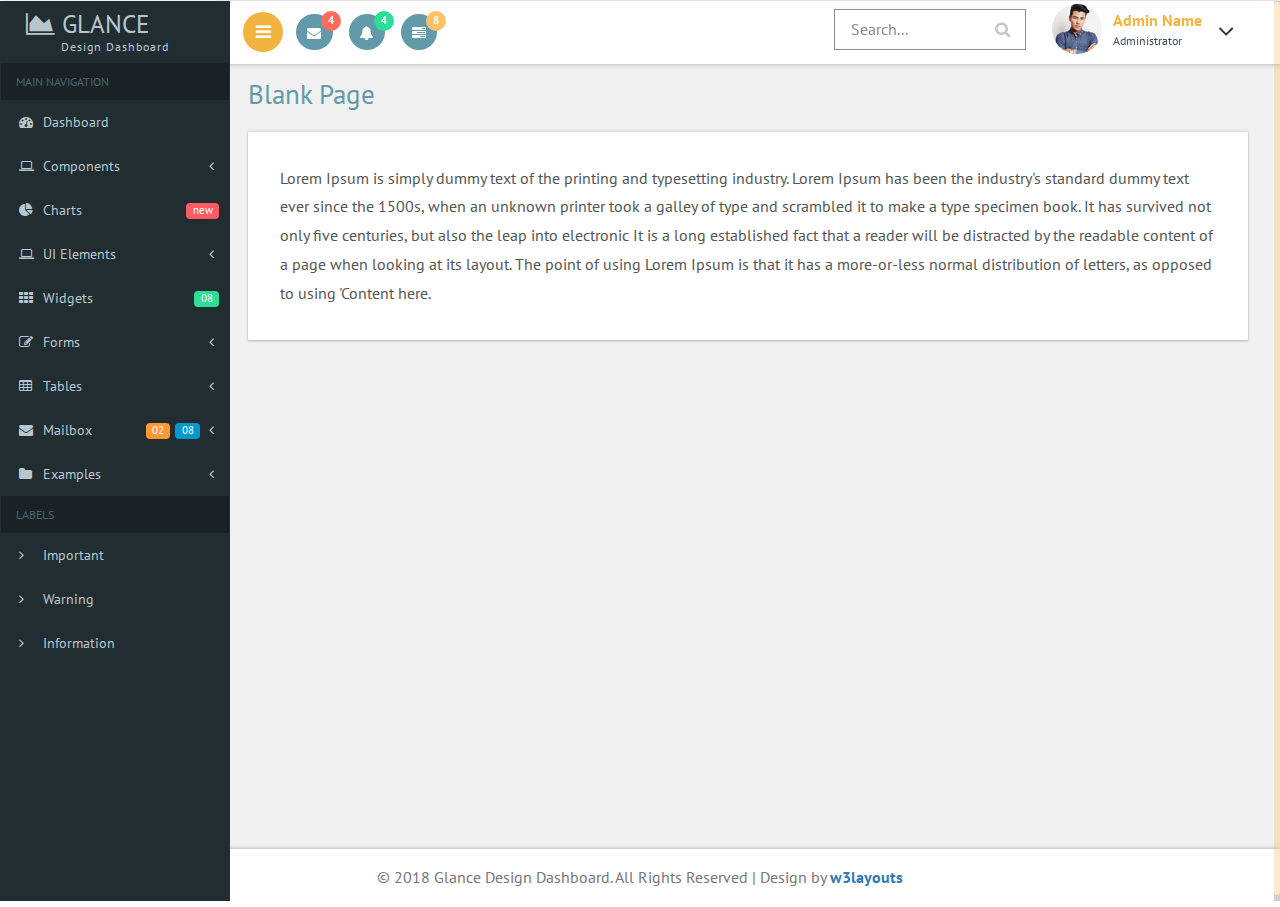
<file: ejercicios/blank-page.html>
<!--
Author: W3layouts
Author URL: http://w3layouts.com
License: Creative Commons Attribution 3.0 Unported
License URL: http://creativecommons.org/licenses/by/3.0/
-->
<!DOCTYPE HTML>
<html>
<head>
<title>Glance Design Dashboard an Admin Panel Category Flat Bootstrap Responsive Website Template | Blank Page :: w3layouts</title>
<meta name="viewport" content="width=device-width, initial-scale=1">
<meta http-equiv="Content-Type" content="text/html; charset=utf-8" />
<meta name="keywords" content="Glance Design Dashboard Responsive web template, Bootstrap Web Templates, Flat Web Templates, Android Compatible web template, 
SmartPhone Compatible web template, free WebDesigns for Nokia, Samsung, LG, SonyEricsson, Motorola web design" />
<script type="application/x-javascript"> addEventListener("load", function() { setTimeout(hideURLbar, 0); }, false); function hideURLbar(){ window.scrollTo(0,1); } </script>

<!-- Bootstrap Core CSS -->
<link href="css/bootstrap.css" rel='stylesheet' type='text/css' />

<!-- Custom CSS -->
<link href="css/style.css" rel='stylesheet' type='text/css' />

<!-- font-awesome icons CSS -->
<link href="css/font-awesome.css" rel="stylesheet"> 
<!-- //font-awesome icons CSS -->

 <!-- side nav css file -->
 <link href='css/SidebarNav.min.css' media='all' rel='stylesheet' type='text/css'/>
 <!-- side nav css file -->
 
 <!-- js-->
<script src="js/jquery-1.11.1.min.js"></script>
<script src="js/modernizr.custom.js"></script>

<!--webfonts-->
<link href="//fonts.googleapis.com/css?family=PT+Sans:400,400i,700,700i&amp;subset=cyrillic,cyrillic-ext,latin-ext" rel="stylesheet">
<!--//webfonts--> 

<!-- Metis Menu -->
<script src="js/metisMenu.min.js"></script>
<script src="js/custom.js"></script>
<link href="css/custom.css" rel="stylesheet">
<!--//Metis Menu -->

</head> 
<body class="cbp-spmenu-push">
	<div class="main-content">
	<div class="cbp-spmenu cbp-spmenu-vertical cbp-spmenu-left" id="cbp-spmenu-s1">
		<!--left-fixed -navigation-->
		<aside class="sidebar-left">
      <nav class="navbar navbar-inverse">
          <div class="navbar-header">
            <button type="button" class="navbar-toggle collapsed" data-toggle="collapse" data-target=".collapse" aria-expanded="false">
            <span class="sr-only">Toggle navigation</span>
            <span class="icon-bar"></span>
            <span class="icon-bar"></span>
            <span class="icon-bar"></span>
            </button>
            <h1><a class="navbar-brand" href="index.html"><span class="fa fa-area-chart"></span> Glance<span class="dashboard_text">Design dashboard</span></a></h1>
          </div>
          <div class="collapse navbar-collapse" id="bs-example-navbar-collapse-1">
            <ul class="sidebar-menu">
              <li class="header">MAIN NAVIGATION</li>
              <li class="treeview">
                <a href="index.html">
                <i class="fa fa-dashboard"></i> <span>Dashboard</span>
                </a>
              </li>
			  <li class="treeview">
                <a href="#">
                <i class="fa fa-laptop"></i>
                <span>Components</span>
                <i class="fa fa-angle-left pull-right"></i>
                </a>
                <ul class="treeview-menu">
                  <li><a href="grids.html"><i class="fa fa-angle-right"></i> Grids</a></li>
                  <li><a href="media.html"><i class="fa fa-angle-right"></i> Media Css</a></li>
                </ul>
              </li>
              <li class="treeview">
                <a href="charts.html">
                <i class="fa fa-pie-chart"></i>
                <span>Charts</span>
                <span class="label label-primary pull-right">new</span>
                </a>
              </li>
              <li class="treeview">
                <a href="#">
                <i class="fa fa-laptop"></i>
                <span>UI Elements</span>
                <i class="fa fa-angle-left pull-right"></i>
                </a>
                <ul class="treeview-menu">
                  <li><a href="general.html"><i class="fa fa-angle-right"></i> General</a></li>
                  <li><a href="icons.html"><i class="fa fa-angle-right"></i> Icons</a></li>
                  <li><a href="buttons.html"><i class="fa fa-angle-right"></i> Buttons</a></li>
                  <li><a href="typography.html"><i class="fa fa-angle-right"></i> Typography</a></li>
                </ul>
              </li>
			  <li>
                <a href="widgets.html">
                <i class="fa fa-th"></i> <span>Widgets</span>
                <small class="label pull-right label-info">08</small>
                </a>
              </li>
              <li class="treeview">
                <a href="#">
                <i class="fa fa-edit"></i> <span>Forms</span>
                <i class="fa fa-angle-left pull-right"></i>
                </a>
                <ul class="treeview-menu">
                  <li><a href="forms.html"><i class="fa fa-angle-right"></i> General Forms</a></li>
                  <li><a href="validation.html"><i class="fa fa-angle-right"></i> Form Validations</a></li>
                </ul>
              </li>
              <li class="treeview">
                <a href="#">
                <i class="fa fa-table"></i> <span>Tables</span>
                <i class="fa fa-angle-left pull-right"></i>
                </a>
                <ul class="treeview-menu">
                  <li><a href="tables.html"><i class="fa fa-angle-right"></i> Simple tables</a></li>
                </ul>
              </li>
              <li class="treeview">
                <a href="#">
                <i class="fa fa-envelope"></i> <span>Mailbox</span>
                <i class="fa fa-angle-left pull-right"></i><small class="label pull-right label-info1">08</small><span class="label label-primary1 pull-right">02</span></a>
                <ul class="treeview-menu">
                  <li><a href="inbox.html"><i class="fa fa-angle-right"></i> Mail Inbox</a></li>
                  <li><a href="compose.html"><i class="fa fa-angle-right"></i> Compose Mail </a></li>
                </ul>
              </li>
              <li class="treeview">
                <a href="#">
                <i class="fa fa-folder"></i> <span>Examples</span>
                <i class="fa fa-angle-left pull-right"></i>
                </a>
                <ul class="treeview-menu">
                  <li><a href="login.html"><i class="fa fa-angle-right"></i> Login</a></li>
                  <li><a href="signup.html"><i class="fa fa-angle-right"></i> Register</a></li>
                  <li><a href="404.html"><i class="fa fa-angle-right"></i> 404 Error</a></li>
                  <li><a href="500.html"><i class="fa fa-angle-right"></i> 500 Error</a></li>
                  <li><a href="blank-page.html"><i class="fa fa-angle-right"></i> Blank Page</a></li>
                </ul>
              </li>
              <li class="header">LABELS</li>
              <li><a href="#"><i class="fa fa-angle-right text-red"></i> <span>Important</span></a></li>
              <li><a href="#"><i class="fa fa-angle-right text-yellow"></i> <span>Warning</span></a></li>
              <li><a href="#"><i class="fa fa-angle-right text-aqua"></i> <span>Information</span></a></li>
            </ul>
          </div>
          <!-- /.navbar-collapse -->
      </nav>
    </aside>
	</div>
		<!--left-fixed -navigation-->
		
		<!-- header-starts -->
		<div class="sticky-header header-section ">
			<div class="header-left">
				
				<!--toggle button start-->
				<button id="showLeftPush"><i class="fa fa-bars"></i></button>
				<!--toggle button end-->
				<div class="profile_details_left"><!--notifications of menu start -->
					<ul class="nofitications-dropdown">
						<li class="dropdown head-dpdn">
							<a href="#" class="dropdown-toggle" data-toggle="dropdown" aria-expanded="false"><i class="fa fa-envelope"></i><span class="badge">4</span></a>
							<ul class="dropdown-menu">
								<li>
									<div class="notification_header">
										<h3>You have 3 new messages</h3>
									</div>
								</li>
								<li><a href="#">
								   <div class="user_img"><img src="images/1.jpg" alt=""></div>
								   <div class="notification_desc">
									<p>Lorem ipsum dolor amet</p>
									<p><span>1 hour ago</span></p>
									</div>
								   <div class="clearfix"></div>	
								</a></li>
								<li class="odd"><a href="#">
									<div class="user_img"><img src="images/4.jpg" alt=""></div>
								   <div class="notification_desc">
									<p>Lorem ipsum dolor amet </p>
									<p><span>1 hour ago</span></p>
									</div>
								  <div class="clearfix"></div>	
								</a></li>
								<li><a href="#">
								   <div class="user_img"><img src="images/3.jpg" alt=""></div>
								   <div class="notification_desc">
									<p>Lorem ipsum dolor amet </p>
									<p><span>1 hour ago</span></p>
									</div>
								   <div class="clearfix"></div>	
								</a></li>
								<li>
									<div class="notification_bottom">
										<a href="#">See all messages</a>
									</div> 
								</li>
							</ul>
						</li>
						<li class="dropdown head-dpdn">
							<a href="#" class="dropdown-toggle" data-toggle="dropdown" aria-expanded="false"><i class="fa fa-bell"></i><span class="badge blue">4</span></a>
							<ul class="dropdown-menu">
								<li>
									<div class="notification_header">
										<h3>You have 3 new notification</h3>
									</div>
								</li>
								<li><a href="#">
									<div class="user_img"><img src="images/4.jpg" alt=""></div>
								   <div class="notification_desc">
									<p>Lorem ipsum dolor amet</p>
									<p><span>1 hour ago</span></p>
									</div>
								  <div class="clearfix"></div>	
								 </a></li>
								 <li class="odd"><a href="#">
									<div class="user_img"><img src="images/1.jpg" alt=""></div>
								   <div class="notification_desc">
									<p>Lorem ipsum dolor amet </p>
									<p><span>1 hour ago</span></p>
									</div>
								   <div class="clearfix"></div>	
								 </a></li>
								 <li><a href="#">
									<div class="user_img"><img src="images/3.jpg" alt=""></div>
								   <div class="notification_desc">
									<p>Lorem ipsum dolor amet </p>
									<p><span>1 hour ago</span></p>
									</div>
								   <div class="clearfix"></div>	
								 </a></li>
								 <li>
									<div class="notification_bottom">
										<a href="#">See all notifications</a>
									</div> 
								</li>
							</ul>
						</li>	
						<li class="dropdown head-dpdn">
							<a href="#" class="dropdown-toggle" data-toggle="dropdown" aria-expanded="false"><i class="fa fa-tasks"></i><span class="badge blue1">8</span></a>
							<ul class="dropdown-menu">
								<li>
									<div class="notification_header">
										<h3>You have 8 pending task</h3>
									</div>
								</li>
								<li><a href="#">
									<div class="task-info">
										<span class="task-desc">Database update</span><span class="percentage">40%</span>
										<div class="clearfix"></div>	
									</div>
									<div class="progress progress-striped active">
										<div class="bar yellow" style="width:40%;"></div>
									</div>
								</a></li>
								<li><a href="#">
									<div class="task-info">
										<span class="task-desc">Dashboard done</span><span class="percentage">90%</span>
									   <div class="clearfix"></div>	
									</div>
									<div class="progress progress-striped active">
										 <div class="bar green" style="width:90%;"></div>
									</div>
								</a></li>
								<li><a href="#">
									<div class="task-info">
										<span class="task-desc">Mobile App</span><span class="percentage">33%</span>
										<div class="clearfix"></div>	
									</div>
								   <div class="progress progress-striped active">
										 <div class="bar red" style="width: 33%;"></div>
									</div>
								</a></li>
								<li><a href="#">
									<div class="task-info">
										<span class="task-desc">Issues fixed</span><span class="percentage">80%</span>
									   <div class="clearfix"></div>	
									</div>
									<div class="progress progress-striped active">
										 <div class="bar  blue" style="width: 80%;"></div>
									</div>
								</a></li>
								<li>
									<div class="notification_bottom">
										<a href="#">See all pending tasks</a>
									</div> 
								</li>
							</ul>
						</li>	
					</ul>
					<div class="clearfix"> </div>
				</div>
				<!--notification menu end -->
				<div class="clearfix"> </div>
			</div>
			<div class="header-right">
				
				
				<!--search-box-->
				<div class="search-box">
					<form class="input">
						<input class="sb-search-input input__field--madoka" placeholder="Search..." type="search" id="input-31" />
						<label class="input__label" for="input-31">
							<svg class="graphic" width="100%" height="100%" viewBox="0 0 404 77" preserveAspectRatio="none">
								<path d="m0,0l404,0l0,77l-404,0l0,-77z"/>
							</svg>
						</label>
					</form>
				</div><!--//end-search-box-->
				
				<div class="profile_details">		
					<ul>
						<li class="dropdown profile_details_drop">
							<a href="#" class="dropdown-toggle" data-toggle="dropdown" aria-expanded="false">
								<div class="profile_img">	
									<span class="prfil-img"><img src="images/2.jpg" alt=""> </span> 
									<div class="user-name">
										<p>Admin Name</p>
										<span>Administrator</span>
									</div>
									<i class="fa fa-angle-down lnr"></i>
									<i class="fa fa-angle-up lnr"></i>
									<div class="clearfix"></div>	
								</div>	
							</a>
							<ul class="dropdown-menu drp-mnu">
								<li> <a href="#"><i class="fa fa-cog"></i> Settings</a> </li> 
								<li> <a href="#"><i class="fa fa-user"></i> My Account</a> </li>
								<li> <a href="#"><i class="fa fa-suitcase"></i> Profile</a> </li> 
								<li> <a href="#"><i class="fa fa-sign-out"></i> Logout</a> </li>
							</ul>
						</li>
					</ul>
				</div>
				<div class="clearfix"> </div>				
			</div>
			<div class="clearfix"> </div>	
		</div>
		<!-- //header-ends -->
		<!-- main content start-->
		<div id="page-wrapper">
			<div class="main-page">
				<h2 class="title1">Blank Page</h2>
				<div class="blank-page widget-shadow scroll" id="style-2 div1">
					<p>Lorem Ipsum is simply dummy text of the printing and typesetting industry. Lorem Ipsum has been the industry's standard dummy text ever since the 1500s, when an unknown printer took a galley of type and scrambled it to make a type specimen book. It has survived not only five centuries, but also the leap into electronic 
						It is a long established fact that a reader will be distracted by the readable content of a page when looking at its layout. The point of using Lorem Ipsum is that it has a more-or-less normal distribution of letters, as opposed to using 'Content here.
					</p>
				</div>
			</div>
		</div>
		<!--footer-->
		<div class="footer">
		   <p>&copy; 2018 Glance Design Dashboard. All Rights Reserved | Design by <a href="https://w3layouts.com/" target="_blank">w3layouts</a></p>
	   </div>
        <!--//footer-->
	</div>
	
	<!-- side nav js -->
	<script src='js/SidebarNav.min.js' type='text/javascript'></script>
	<script>
      $('.sidebar-menu').SidebarNav()
    </script>
	<!-- //side nav js -->
	
	<!-- Classie --><!-- for toggle left push menu script -->
		<script src="js/classie.js"></script>
		<script>
			var menuLeft = document.getElementById( 'cbp-spmenu-s1' ),
				showLeftPush = document.getElementById( 'showLeftPush' ),
				body = document.body;
				
			showLeftPush.onclick = function() {
				classie.toggle( this, 'active' );
				classie.toggle( body, 'cbp-spmenu-push-toright' );
				classie.toggle( menuLeft, 'cbp-spmenu-open' );
				disableOther( 'showLeftPush' );
			};
			
			function disableOther( button ) {
				if( button !== 'showLeftPush' ) {
					classie.toggle( showLeftPush, 'disabled' );
				}
			}
		</script>
	<!-- //Classie --><!-- //for toggle left push menu script -->
	
	<!--scrolling js-->
	<script src="js/jquery.nicescroll.js"></script>
	<script src="js/scripts.js"></script>
	<!--//scrolling js-->
	
	<!-- Bootstrap Core JavaScript -->
   <script src="js/bootstrap.js"> </script>
   
</body>
</html>
</file>
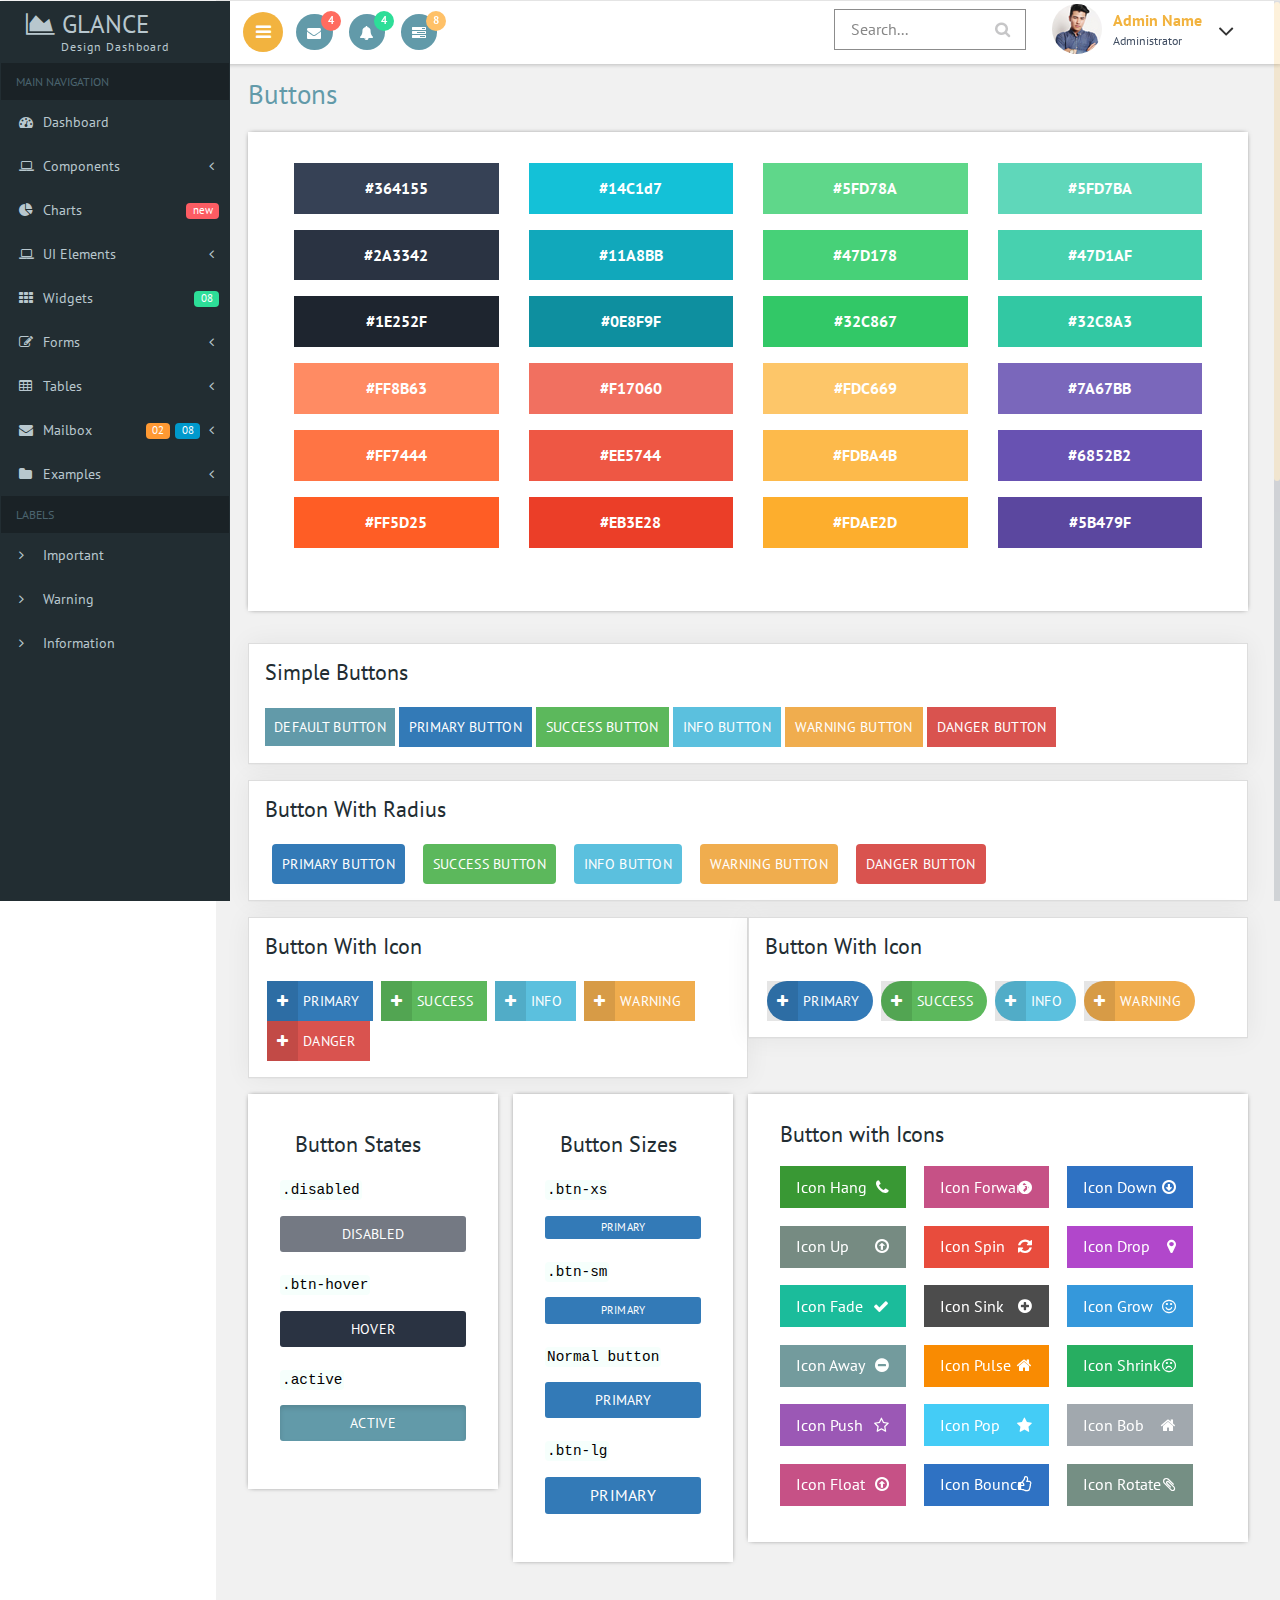
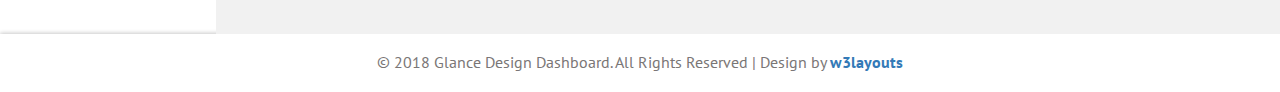
<file: ejercicios/buttons.html>
<!--
Author: W3layouts
Author URL: http://w3layouts.com
License: Creative Commons Attribution 3.0 Unported
License URL: http://creativecommons.org/licenses/by/3.0/
-->
<!DOCTYPE HTML>
<html>
<head>
<title>Glance Design Dashboard an Admin Panel Category Flat Bootstrap Responsive Website Template | Buttons :: w3layouts</title>
<meta name="viewport" content="width=device-width, initial-scale=1">
<meta http-equiv="Content-Type" content="text/html; charset=utf-8" />
<meta name="keywords" content="Glance Design Dashboard Responsive web template, Bootstrap Web Templates, Flat Web Templates, Android Compatible web template, 
SmartPhone Compatible web template, free WebDesigns for Nokia, Samsung, LG, SonyEricsson, Motorola web design" />
<script type="application/x-javascript"> addEventListener("load", function() { setTimeout(hideURLbar, 0); }, false); function hideURLbar(){ window.scrollTo(0,1); } </script>

<!-- Bootstrap Core CSS -->
<link href="css/bootstrap.css" rel='stylesheet' type='text/css' />

<!-- Custom CSS -->
<link href="css/style.css" rel='stylesheet' type='text/css' />

<!-- font-awesome icons CSS -->
<link href="css/font-awesome.css" rel="stylesheet"> 
<!-- //font-awesome icons CSS -->

 <!-- side nav css file -->
 <link href='css/SidebarNav.min.css' media='all' rel='stylesheet' type='text/css'/>
 <!-- side nav css file -->
 
 <!-- js-->
<script src="js/jquery-1.11.1.min.js"></script>
<script src="js/modernizr.custom.js"></script>

<!--webfonts-->
<link href="//fonts.googleapis.com/css?family=PT+Sans:400,400i,700,700i&amp;subset=cyrillic,cyrillic-ext,latin-ext" rel="stylesheet">
<!--//webfonts--> 

<!-- Metis Menu -->
<script src="js/metisMenu.min.js"></script>
<script src="js/custom.js"></script>
<link href="css/custom.css" rel="stylesheet">
<!--//Metis Menu -->

</head> 
<body class="cbp-spmenu-push">
	<div class="main-content">
	<div class="cbp-spmenu cbp-spmenu-vertical cbp-spmenu-left" id="cbp-spmenu-s1">
		<!--left-fixed -navigation-->
		<aside class="sidebar-left">
      <nav class="navbar navbar-inverse">
          <div class="navbar-header">
            <button type="button" class="navbar-toggle collapsed" data-toggle="collapse" data-target=".collapse" aria-expanded="false">
            <span class="sr-only">Toggle navigation</span>
            <span class="icon-bar"></span>
            <span class="icon-bar"></span>
            <span class="icon-bar"></span>
            </button>
            <h1><a class="navbar-brand" href="index.html"><span class="fa fa-area-chart"></span> Glance<span class="dashboard_text">Design dashboard</span></a></h1>
          </div>
          <div class="collapse navbar-collapse" id="bs-example-navbar-collapse-1">
            <ul class="sidebar-menu">
              <li class="header">MAIN NAVIGATION</li>
              <li class="treeview">
                <a href="index.html">
                <i class="fa fa-dashboard"></i> <span>Dashboard</span>
                </a>
              </li>
			  <li class="treeview">
                <a href="#">
                <i class="fa fa-laptop"></i>
                <span>Components</span>
                <i class="fa fa-angle-left pull-right"></i>
                </a>
                <ul class="treeview-menu">
                  <li><a href="grids.html"><i class="fa fa-angle-right"></i> Grids</a></li>
                  <li><a href="media.html"><i class="fa fa-angle-right"></i> Media Css</a></li>
                </ul>
              </li>
              <li class="treeview">
                <a href="charts.html">
                <i class="fa fa-pie-chart"></i>
                <span>Charts</span>
                <span class="label label-primary pull-right">new</span>
                </a>
              </li>
              <li class="treeview">
                <a href="#">
                <i class="fa fa-laptop"></i>
                <span>UI Elements</span>
                <i class="fa fa-angle-left pull-right"></i>
                </a>
                <ul class="treeview-menu">
                  <li><a href="general.html"><i class="fa fa-angle-right"></i> General</a></li>
                  <li><a href="icons.html"><i class="fa fa-angle-right"></i> Icons</a></li>
                  <li><a href="buttons.html"><i class="fa fa-angle-right"></i> Buttons</a></li>
                  <li><a href="typography.html"><i class="fa fa-angle-right"></i> Typography</a></li>
                </ul>
              </li>
			  <li>
                <a href="widgets.html">
                <i class="fa fa-th"></i> <span>Widgets</span>
                <small class="label pull-right label-info">08</small>
                </a>
              </li>
              <li class="treeview">
                <a href="#">
                <i class="fa fa-edit"></i> <span>Forms</span>
                <i class="fa fa-angle-left pull-right"></i>
                </a>
                <ul class="treeview-menu">
                  <li><a href="forms.html"><i class="fa fa-angle-right"></i> General Forms</a></li>
                  <li><a href="validation.html"><i class="fa fa-angle-right"></i> Form Validations</a></li>
                </ul>
              </li>
              <li class="treeview">
                <a href="#">
                <i class="fa fa-table"></i> <span>Tables</span>
                <i class="fa fa-angle-left pull-right"></i>
                </a>
                <ul class="treeview-menu">
                  <li><a href="tables.html"><i class="fa fa-angle-right"></i> Simple tables</a></li>
                </ul>
              </li>
              <li class="treeview">
                <a href="#">
                <i class="fa fa-envelope"></i> <span>Mailbox</span>
                <i class="fa fa-angle-left pull-right"></i><small class="label pull-right label-info1">08</small><span class="label label-primary1 pull-right">02</span></a>
                <ul class="treeview-menu">
                  <li><a href="inbox.html"><i class="fa fa-angle-right"></i> Mail Inbox</a></li>
                  <li><a href="compose.html"><i class="fa fa-angle-right"></i> Compose Mail </a></li>
                </ul>
              </li>
              <li class="treeview">
                <a href="#">
                <i class="fa fa-folder"></i> <span>Examples</span>
                <i class="fa fa-angle-left pull-right"></i>
                </a>
                <ul class="treeview-menu">
                  <li><a href="login.html"><i class="fa fa-angle-right"></i> Login</a></li>
                  <li><a href="signup.html"><i class="fa fa-angle-right"></i> Register</a></li>
                  <li><a href="404.html"><i class="fa fa-angle-right"></i> 404 Error</a></li>
                  <li><a href="500.html"><i class="fa fa-angle-right"></i> 500 Error</a></li>
                  <li><a href="blank-page.html"><i class="fa fa-angle-right"></i> Blank Page</a></li>
                </ul>
              </li>
              <li class="header">LABELS</li>
              <li><a href="#"><i class="fa fa-angle-right text-red"></i> <span>Important</span></a></li>
              <li><a href="#"><i class="fa fa-angle-right text-yellow"></i> <span>Warning</span></a></li>
              <li><a href="#"><i class="fa fa-angle-right text-aqua"></i> <span>Information</span></a></li>
            </ul>
          </div>
          <!-- /.navbar-collapse -->
      </nav>
    </aside>
	</div>
		<!--left-fixed -navigation-->
		
		<!-- header-starts -->
		<div class="sticky-header header-section ">
			<div class="header-left">
				
				<!--toggle button start-->
				<button id="showLeftPush"><i class="fa fa-bars"></i></button>
				<!--toggle button end-->
				<div class="profile_details_left"><!--notifications of menu start -->
					<ul class="nofitications-dropdown">
						<li class="dropdown head-dpdn">
							<a href="#" class="dropdown-toggle" data-toggle="dropdown" aria-expanded="false"><i class="fa fa-envelope"></i><span class="badge">4</span></a>
							<ul class="dropdown-menu">
								<li>
									<div class="notification_header">
										<h3>You have 3 new messages</h3>
									</div>
								</li>
								<li><a href="#">
								   <div class="user_img"><img src="images/1.jpg" alt=""></div>
								   <div class="notification_desc">
									<p>Lorem ipsum dolor amet</p>
									<p><span>1 hour ago</span></p>
									</div>
								   <div class="clearfix"></div>	
								</a></li>
								<li class="odd"><a href="#">
									<div class="user_img"><img src="images/4.jpg" alt=""></div>
								   <div class="notification_desc">
									<p>Lorem ipsum dolor amet </p>
									<p><span>1 hour ago</span></p>
									</div>
								  <div class="clearfix"></div>	
								</a></li>
								<li><a href="#">
								   <div class="user_img"><img src="images/3.jpg" alt=""></div>
								   <div class="notification_desc">
									<p>Lorem ipsum dolor amet </p>
									<p><span>1 hour ago</span></p>
									</div>
								   <div class="clearfix"></div>	
								</a></li>
								<li>
									<div class="notification_bottom">
										<a href="#">See all messages</a>
									</div> 
								</li>
							</ul>
						</li>
						<li class="dropdown head-dpdn">
							<a href="#" class="dropdown-toggle" data-toggle="dropdown" aria-expanded="false"><i class="fa fa-bell"></i><span class="badge blue">4</span></a>
							<ul class="dropdown-menu">
								<li>
									<div class="notification_header">
										<h3>You have 3 new notification</h3>
									</div>
								</li>
								<li><a href="#">
									<div class="user_img"><img src="images/4.jpg" alt=""></div>
								   <div class="notification_desc">
									<p>Lorem ipsum dolor amet</p>
									<p><span>1 hour ago</span></p>
									</div>
								  <div class="clearfix"></div>	
								 </a></li>
								 <li class="odd"><a href="#">
									<div class="user_img"><img src="images/1.jpg" alt=""></div>
								   <div class="notification_desc">
									<p>Lorem ipsum dolor amet </p>
									<p><span>1 hour ago</span></p>
									</div>
								   <div class="clearfix"></div>	
								 </a></li>
								 <li><a href="#">
									<div class="user_img"><img src="images/3.jpg" alt=""></div>
								   <div class="notification_desc">
									<p>Lorem ipsum dolor amet </p>
									<p><span>1 hour ago</span></p>
									</div>
								   <div class="clearfix"></div>	
								 </a></li>
								 <li>
									<div class="notification_bottom">
										<a href="#">See all notifications</a>
									</div> 
								</li>
							</ul>
						</li>	
						<li class="dropdown head-dpdn">
							<a href="#" class="dropdown-toggle" data-toggle="dropdown" aria-expanded="false"><i class="fa fa-tasks"></i><span class="badge blue1">8</span></a>
							<ul class="dropdown-menu">
								<li>
									<div class="notification_header">
										<h3>You have 8 pending task</h3>
									</div>
								</li>
								<li><a href="#">
									<div class="task-info">
										<span class="task-desc">Database update</span><span class="percentage">40%</span>
										<div class="clearfix"></div>	
									</div>
									<div class="progress progress-striped active">
										<div class="bar yellow" style="width:40%;"></div>
									</div>
								</a></li>
								<li><a href="#">
									<div class="task-info">
										<span class="task-desc">Dashboard done</span><span class="percentage">90%</span>
									   <div class="clearfix"></div>	
									</div>
									<div class="progress progress-striped active">
										 <div class="bar green" style="width:90%;"></div>
									</div>
								</a></li>
								<li><a href="#">
									<div class="task-info">
										<span class="task-desc">Mobile App</span><span class="percentage">33%</span>
										<div class="clearfix"></div>	
									</div>
								   <div class="progress progress-striped active">
										 <div class="bar red" style="width: 33%;"></div>
									</div>
								</a></li>
								<li><a href="#">
									<div class="task-info">
										<span class="task-desc">Issues fixed</span><span class="percentage">80%</span>
									   <div class="clearfix"></div>	
									</div>
									<div class="progress progress-striped active">
										 <div class="bar  blue" style="width: 80%;"></div>
									</div>
								</a></li>
								<li>
									<div class="notification_bottom">
										<a href="#">See all pending tasks</a>
									</div> 
								</li>
							</ul>
						</li>	
					</ul>
					<div class="clearfix"> </div>
				</div>
				<!--notification menu end -->
				<div class="clearfix"> </div>
			</div>
			<div class="header-right">
				
				
				<!--search-box-->
				<div class="search-box">
					<form class="input">
						<input class="sb-search-input input__field--madoka" placeholder="Search..." type="search" id="input-31" />
						<label class="input__label" for="input-31">
							<svg class="graphic" width="100%" height="100%" viewBox="0 0 404 77" preserveAspectRatio="none">
								<path d="m0,0l404,0l0,77l-404,0l0,-77z"/>
							</svg>
						</label>
					</form>
				</div><!--//end-search-box-->
				
				<div class="profile_details">		
					<ul>
						<li class="dropdown profile_details_drop">
							<a href="#" class="dropdown-toggle" data-toggle="dropdown" aria-expanded="false">
								<div class="profile_img">	
									<span class="prfil-img"><img src="images/2.jpg" alt=""> </span> 
									<div class="user-name">
										<p>Admin Name</p>
										<span>Administrator</span>
									</div>
									<i class="fa fa-angle-down lnr"></i>
									<i class="fa fa-angle-up lnr"></i>
									<div class="clearfix"></div>	
								</div>	
							</a>
							<ul class="dropdown-menu drp-mnu">
								<li> <a href="#"><i class="fa fa-cog"></i> Settings</a> </li> 
								<li> <a href="#"><i class="fa fa-user"></i> My Account</a> </li>
								<li> <a href="#"><i class="fa fa-suitcase"></i> Profile</a> </li> 
								<li> <a href="#"><i class="fa fa-sign-out"></i> Logout</a> </li>
							</ul>
						</li>
					</ul>
				</div>
				<div class="clearfix"> </div>				
			</div>
			<div class="clearfix"> </div>	
		</div>
		<!-- //header-ends -->
		<!-- main content start-->
		<div id="page-wrapper">
			<div class="main-page">
				<h2 class="title1">Buttons</h2>
				<!-- buttons -->
				<!-- Color-variations -->
				<div class="panel1 variations-panel">
					<div class="panel-body mtn">
						<div class="col-adjust-10">
							<div class="row">
								<div class="col-md-3 w3layouts-bnt">
									<div class="bg-dark light pv20 text-white fw600 text-center">#364155 </div>
									<div class="bg-dark pv20 text-white fw600 text-center">#2A3342</div>
									<div class="bg-dark dark pv20 text-white fw600 text-center">#1E252F</div>
								</div>
								<div class="col-md-3 agileits-bnt">
									<div class="bg-primary light pv20 text-white fw600 text-center">#14C1d7</div>
									<div class="bg-primary pv20 text-white fw600 text-center">#11A8BB</div>
									<div class="bg-primary dark pv20 text-white fw600 text-center">#0E8F9F</div>
								</div>
								<div class="col-md-3 agileinfo-bnt">
									<div class="bg-success light pv20 text-white fw600 text-center">#5FD78A</div>
									<div class="bg-success pv20 text-white fw600 text-center">#47D178</div>
									<div class="bg-success dark pv20 text-white fw600 text-center">#32C867</div>
								</div>
								<div class="col-md-3 wthree-bnt">
									<div class="bg-info light pv20 text-white fw600 text-center">#5FD7BA</div>
									<div class="bg-info pv20 text-white fw600 text-center">#47D1AF</div>
									<div class="bg-info dark pv20 text-white fw600 text-center">#32C8A3</div>
								</div>
								<div class="col-md-3 w3-agileits-bnt">
									<div class="bg-warning light pv20 text-white fw600 text-center">#FF8B63</div>
									<div class="bg-warning pv20 text-white fw600 text-center">#FF7444</div>
									<div class="bg-warning dark pv20 text-white fw600 text-center">#FF5D25</div>
								</div>
								<div class="col-md-3 agileits-w3layouts-bnt">
									<div class="bg-danger light pv20 text-white fw600 text-center">#F17060</div>
									<div class="bg-danger pv20 text-white fw600 text-center">#EE5744</div>
									<div class="bg-danger dark pv20 text-white fw600 text-center">#EB3E28</div>
								</div>
								<div class="col-md-3 w3-agile-bnt">
									<div class="bg-alert light pv20 text-white fw600 text-center">#FDC669</div>
									<div class="bg-alert pv20 text-white fw600 text-center">#FDBA4B</div>
									<div class="bg-alert dark pv20 text-white fw600 text-center">#FDAE2D</div>
								</div>
								<div class="col-md-3 agile-bnt">
									<div class="bg-system light pv20 text-white fw600 text-center">#7A67BB</div>
									<div class="bg-system pv20 text-white fw600 text-center">#6852B2</div>
									<div class="bg-system dark pv20 text-white fw600 text-center">#5B479F</div>
								</div>
								<div class="clearfix"> </div>
							</div>
						</div>
					</div>
				</div>
				<!-- //Color-variations -->
				<!-- /buttons_w3ls_agile -->
								<div class="buttons_w3ls_agile">
								
									<div class="button_set_one agile_info_shadow">
									 <h3 class="w3_inner_tittle two">Simple Buttons</h3>
										<!-- Standard button -->
											<button type = "button" class = "btn btn-default">Default Button</button>

											<!-- Provides extra visual weight and identifies the primary action in a set of buttons -->
											<button type = "button" class = "btn btn-primary">Primary Button</button>

											<!-- Indicates a successful or positive action -->
											<button type = "button" class = "btn btn-success">Success Button</button>

											<!-- Contextual button for informational alert messages -->
											<button type = "button" class = "btn btn-info">Info Button</button>

											<!-- Indicates caution should be taken with this action -->
											<button type = "button" class = "btn btn-warning">Warning Button</button>

											<!-- Indicates a dangerous or potentially negative action -->
											<button type = "button" class = "btn btn-danger">Danger Button</button>

											
									</div>
									<div class="button_set_one two agile_info_shadow">
										<!-- Standard button -->
										 <h3 class="w3_inner_tittle two"> Button With Radius</h3>

											<!-- Provides extra visual weight and identifies the primary action in a set of buttons -->
											<button type = "button" class = "btn btn-primary">Primary Button</button>

											<!-- Indicates a successful or positive action -->
											<button type = "button" class = "btn btn-success">Success Button</button>

											<!-- Contextual button for informational alert messages -->
											<button type = "button" class = "btn btn-info">Info Button</button>

											<!-- Indicates caution should be taken with this action -->
											<button type = "button" class = "btn btn-warning">Warning Button</button>

											<!-- Indicates a dangerous or potentially negative action -->
											<button type = "button" class = "btn btn-danger">Danger Button</button>

											
									</div>
									<div class="clearfix"></div>
								</div>
							<!-- //buttons_w3ls_agile -->
					        <!-- /buttons_w3ls_agile -->
								<div class="buttons_w3ls_agile">
								
									<div class="col-md-6 button_set_one three agile_info_shadow">
									 <h3 class="w3_inner_tittle two">Button With Icon</h3>
										<!-- Standard button -->
											

										<button type="button" class="btn btn-primary btn-flat btn-pri"><i class="fa fa-plus" aria-hidden="true"></i> Primary</button>
										<button type="button" class="btn btn-success btn-flat btn-pri"><i class="fa fa-plus" aria-hidden="true"></i> Success</button>
										
										<button type="button" class="btn btn-info btn-flat btn-pri"><i class="fa fa-plus" aria-hidden="true"></i>Info</button>
										<button type="button" class="btn btn-warning btn-flat btn-pri"><i class="fa fa-plus" aria-hidden="true"></i>Warning</button>
										<button type="button" class="btn btn-danger btn-flat btn-pri"><i class="fa fa-plus" aria-hidden="true"></i>Danger</button>
											
									</div>
									<div class="col-md-6 button_set_one three one agile_info_shadow">
										<!-- Standard button -->
										 <h3 class="w3_inner_tittle two"> Button With Icon</h3>

										<button type="button" class="btn btn-primary btn-flat btn-pri btn-lg"><i class="fa fa-plus" aria-hidden="true"></i> Primary</button>
										<button type="button" class="btn btn-success btn-flat btn-pri btn-md"><i class="fa fa-plus" aria-hidden="true"></i> Success</button>
										
										<button type="button" class="btn btn-info btn-flat btn-pri btn-sm"><i class="fa fa-plus" aria-hidden="true"></i>Info</button>
										<button type="button" class="btn btn-warning btn-flat btn-pri btn-xs"><i class="fa fa-plus" aria-hidden="true"></i>Warning</button>
										
											
									</div>
									<div class="clearfix"></div>
								</div>
							<!-- //buttons_w3ls_agile -->

				
				
				<div class="agile-buttons-grids">
					<!-- button-states -->
					<div class="col-sm-6 col-md-3 button-states-top-grid">
						<div class="panel1 button-states-grid">
							<div class="panel-heading">
								<div class="panel-title pn">
									<h3 class="mtn mb10 fw400">Button States</h3>
								</div>
							</div>
							<div class="mtn">
								<p class="mb15">
									<code>.disabled</code>
								</p>

								<div class="bs-component mb20">
									<button type="button" class="btn disabled btn-dark btn-block">Disabled</button>
								</div>
								<p class="mb15">
									<code>.btn-hover</code>
								</p>

								<div class="bs-component mb20">
									<button type="button" class="btn btn-hover btn-dark btn-block">Hover</button>
								<div id="source-button" class="btn btn-system btn-xs" style="display: none;">&lt; &gt;</div></div>
								<p class="mb15">
									<code>.active</code>
								</p>

								<div class="bs-component mb20">
									<button type="button" class="btn active btn-dark btn-block">Active</button>
								</div>
							</div>
						</div>
					</div>
					<!-- //button-states -->
					
					<!-- button-sizes -->
					<div class="col-sm-6 col-md-3 button-size-grids">
						<div class="panel1 button-sizes">
							<div class="panel-heading">
								<div class="panel-title pn">
									<h3 class="mtn mb10 fw400">Button Sizes</h3>
								</div>
							</div>
							<div class="mtn">
								<p class="mb15">
									<code>.btn-xs</code>
								</p>

								<div class="bs-component mb20">
									<button type="button" class="btn btn-xs btn-primary btn-block">Primary</button>
								</div>
								<p class="mb15">
									<code>.btn-sm</code>
								</p>

								<div class="bs-component mb20">
									<button type="button" class="btn btn-sm btn-primary btn-block">Primary</button>
								</div>

								<p class="mb15">
									<code>Normal button</code>
								</p>

								<div class="bs-component mb20">
									<button type="button" class="btn btn-primary btn-block">Primary</button>
								</div>
								<p class="mb15">
									<code>.btn-lg</code>
								</p>

								<div class="bs-component mb20">
									<button type="button" class="btn btn-lg btn-primary btn-block">Primary</button>
								</div>
							</div>
						</div>
					</div>
					<!-- //button-sizes -->
					<!-- icon-hover-effects -->
					<div class="col-sm-6 hover-buttons">
						<div class="wrap">
							<div class="bg-effect">
								<h2>Button with Icons</h2>
								<ul class="bt-list">
								
										<li><a href="#" class="hvr-icon-grow-rotate col-1">Icon Hang</a></li>
										<li><a href="#" class="hvr-icon-forward col-2">Icon Forward</a></li>
										<li><a href="#" class="hvr-icon-down col-3">Icon Down</a></li>
										<li><a href="#" class="hvr-icon-up col-4">Icon Up</a></li>
								
										<li><a href="#" class="hvr-icon-spin col-5">Icon Spin</a></li>
										<li><a href="#" class="hvr-icon-drop col-6">Icon Drop</a></li>
										<li><a href="#" class="hvr-icon-fade col-7">Icon Fade</a></li>
										<li><a href="#" class="hvr-icon-float-away col-24">Icon Sink</a></li>
									
										<li><a href="#" class="hvr-icon-grow col-9">Icon Grow</a></li>
										<li><a href="#" class="hvr-icon-sink-away col-8">Icon Away</a></li>
										<li><a href="#" class="hvr-icon-pulse col-11">Icon Pulse</a></li>
										<li><a href="#" class="hvr-icon-shrink col-10">Icon Shrink</a></li>
									
										<li><a href="#" class="hvr-icon-push col-14">Icon Push</a></li>
										<li><a href="#" class="hvr-icon-pop col-15">Icon Pop</a></li>
										<li><a href="#" class="hvr-icon-pulse-grow col-12">Icon Bob</a></li>
								
										<li><a href="#" class="hvr-icon-float col-21">Icon Float</a></li>
										<li><a href="#" class="hvr-icon-bounce col-22">Icon Bounce</a></li>
										<li><a href="#" class="hvr-icon-rotate col-23">Icon Rotate</a></li>
									
									
								</ul>
							</div>
						</div>
					</div>
					<!-- //icon-hover-effects -->
					<div class="clearfix"> </div>
				</div>
				<!-- //buttons -->
			</div>
		</div>
		<!-- //main content ends-->
		
<!-- script-for sticky-nav -->
		<script>
		$(document).ready(function() {
			 var navoffeset=$(".header-main").offset().top;
			 $(window).scroll(function(){
				var scrollpos=$(window).scrollTop(); 
				if(scrollpos >=navoffeset){
					$(".header-main").addClass("fixed");
				}else{
					$(".header-main").removeClass("fixed");
				}
			 });
			 
		});
		</script>
		<!-- /script-for sticky-nav -->
		<!--inner block start here-->
		<div class="inner-block">

		</div>
		<!--inner block end here-->
	</div>
		<!--footer-->
		<div class="footer">
		   <p>&copy; 2018 Glance Design Dashboard. All Rights Reserved | Design by <a href="https://w3layouts.com/" target="_blank">w3layouts</a></p>
	   </div>
        <!--//footer-->
	
	<!-- side nav js -->
	<script src='js/SidebarNav.min.js' type='text/javascript'></script>
	<script>
      $('.sidebar-menu').SidebarNav()
    </script>
	<!-- //side nav js -->
	
	<!-- Classie --><!-- for toggle left push menu script -->
		<script src="js/classie.js"></script>
		<script>
			var menuLeft = document.getElementById( 'cbp-spmenu-s1' ),
				showLeftPush = document.getElementById( 'showLeftPush' ),
				body = document.body;
				
			showLeftPush.onclick = function() {
				classie.toggle( this, 'active' );
				classie.toggle( body, 'cbp-spmenu-push-toright' );
				classie.toggle( menuLeft, 'cbp-spmenu-open' );
				disableOther( 'showLeftPush' );
			};
			
			function disableOther( button ) {
				if( button !== 'showLeftPush' ) {
					classie.toggle( showLeftPush, 'disabled' );
				}
			}
		</script>
	<!-- //Classie --><!-- //for toggle left push menu script -->
		
	<!--scrolling js-->
	<script src="js/jquery.nicescroll.js"></script>
	<script src="js/scripts.js"></script>
	<!--//scrolling js-->
	
	<!-- Bootstrap Core JavaScript -->
	<script src="js/bootstrap.js"> </script>
	
</body>
</html>
</file>
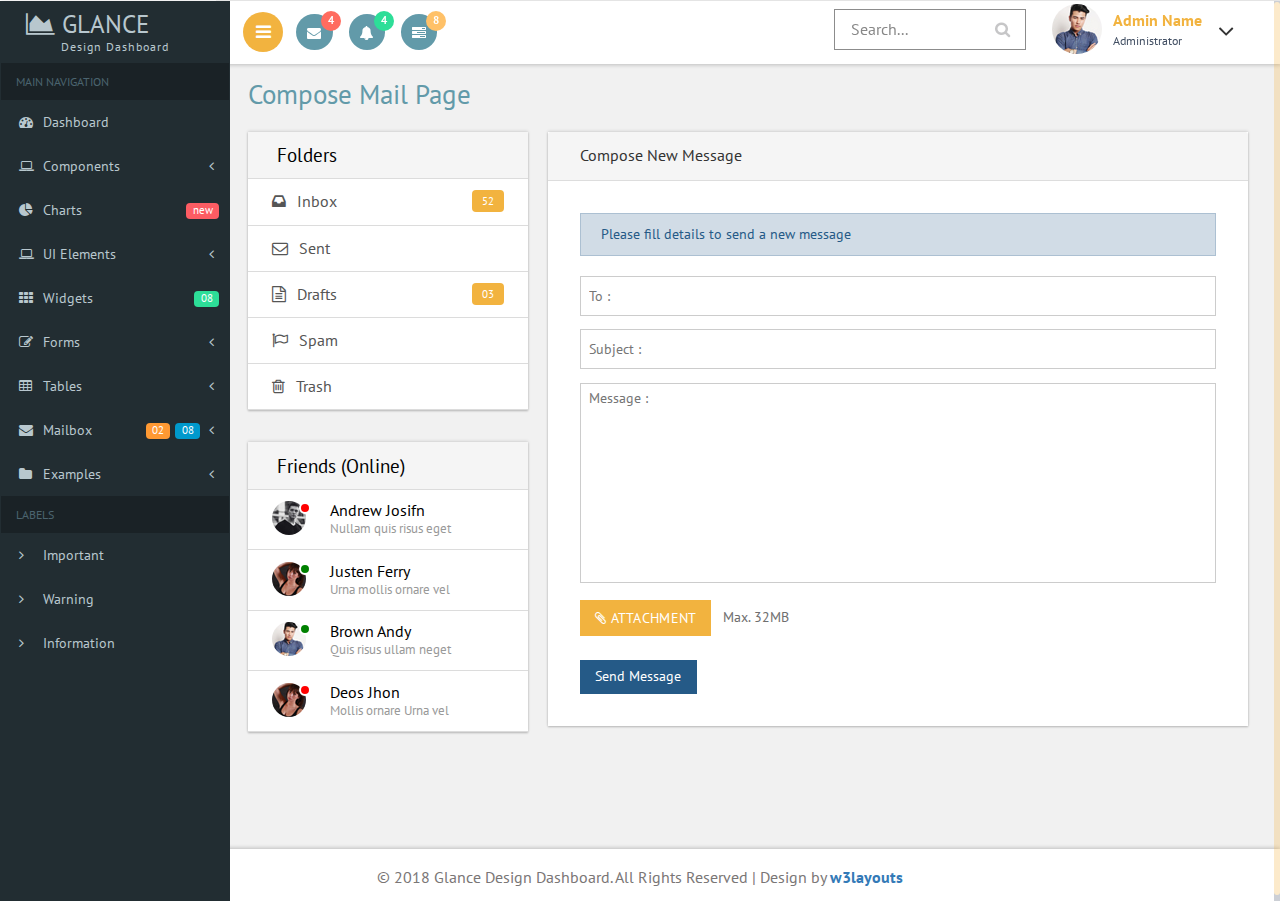
<file: ejercicios/compose.html>
<!--
Author: W3layouts
Author URL: http://w3layouts.com
License: Creative Commons Attribution 3.0 Unported
License URL: http://creativecommons.org/licenses/by/3.0/
-->
<!DOCTYPE HTML>
<html>
<head>
<title>Glance Design Dashboard an Admin Panel Category Flat Bootstrap Responsive Website Template | Compose mail :: w3layouts</title>
<meta name="viewport" content="width=device-width, initial-scale=1">
<meta http-equiv="Content-Type" content="text/html; charset=utf-8" />
<meta name="keywords" content="Glance Design Dashboard Responsive web template, Bootstrap Web Templates, Flat Web Templates, Android Compatible web template, 
SmartPhone Compatible web template, free WebDesigns for Nokia, Samsung, LG, SonyEricsson, Motorola web design" />
<script type="application/x-javascript"> addEventListener("load", function() { setTimeout(hideURLbar, 0); }, false); function hideURLbar(){ window.scrollTo(0,1); } </script>

<!-- Bootstrap Core CSS -->
<link href="css/bootstrap.css" rel='stylesheet' type='text/css' />

<!-- Custom CSS -->
<link href="css/style.css" rel='stylesheet' type='text/css' />

<!-- font-awesome icons CSS -->
<link href="css/font-awesome.css" rel="stylesheet"> 
<!-- //font-awesome icons CSS -->

 <!-- side nav css file -->
 <link href='css/SidebarNav.min.css' media='all' rel='stylesheet' type='text/css'/>
 <!-- side nav css file -->
 
 <!-- js-->
<script src="js/jquery-1.11.1.min.js"></script>
<script src="js/modernizr.custom.js"></script>

<!--webfonts-->
<link href="//fonts.googleapis.com/css?family=PT+Sans:400,400i,700,700i&amp;subset=cyrillic,cyrillic-ext,latin-ext" rel="stylesheet">
<!--//webfonts--> 

<!-- Metis Menu -->
<script src="js/metisMenu.min.js"></script>
<script src="js/custom.js"></script>
<link href="css/custom.css" rel="stylesheet">
<!--//Metis Menu -->

</head> 
<body class="cbp-spmenu-push">
	<div class="main-content">
	<div class="cbp-spmenu cbp-spmenu-vertical cbp-spmenu-left" id="cbp-spmenu-s1">
		<!--left-fixed -navigation-->
		<aside class="sidebar-left">
      <nav class="navbar navbar-inverse">
          <div class="navbar-header">
            <button type="button" class="navbar-toggle collapsed" data-toggle="collapse" data-target=".collapse" aria-expanded="false">
            <span class="sr-only">Toggle navigation</span>
            <span class="icon-bar"></span>
            <span class="icon-bar"></span>
            <span class="icon-bar"></span>
            </button>
            <h1><a class="navbar-brand" href="index.html"><span class="fa fa-area-chart"></span> Glance<span class="dashboard_text">Design dashboard</span></a></h1>
          </div>
          <div class="collapse navbar-collapse" id="bs-example-navbar-collapse-1">
            <ul class="sidebar-menu">
              <li class="header">MAIN NAVIGATION</li>
              <li class="treeview">
                <a href="index.html">
                <i class="fa fa-dashboard"></i> <span>Dashboard</span>
                </a>
              </li>
			  <li class="treeview">
                <a href="#">
                <i class="fa fa-laptop"></i>
                <span>Components</span>
                <i class="fa fa-angle-left pull-right"></i>
                </a>
                <ul class="treeview-menu">
                  <li><a href="grids.html"><i class="fa fa-angle-right"></i> Grids</a></li>
                  <li><a href="media.html"><i class="fa fa-angle-right"></i> Media Css</a></li>
                </ul>
              </li>
              <li class="treeview">
                <a href="charts.html">
                <i class="fa fa-pie-chart"></i>
                <span>Charts</span>
                <span class="label label-primary pull-right">new</span>
                </a>
              </li>
              <li class="treeview">
                <a href="#">
                <i class="fa fa-laptop"></i>
                <span>UI Elements</span>
                <i class="fa fa-angle-left pull-right"></i>
                </a>
                <ul class="treeview-menu">
                  <li><a href="general.html"><i class="fa fa-angle-right"></i> General</a></li>
                  <li><a href="icons.html"><i class="fa fa-angle-right"></i> Icons</a></li>
                  <li><a href="buttons.html"><i class="fa fa-angle-right"></i> Buttons</a></li>
                  <li><a href="typography.html"><i class="fa fa-angle-right"></i> Typography</a></li>
                </ul>
              </li>
			  <li>
                <a href="widgets.html">
                <i class="fa fa-th"></i> <span>Widgets</span>
                <small class="label pull-right label-info">08</small>
                </a>
              </li>
              <li class="treeview">
                <a href="#">
                <i class="fa fa-edit"></i> <span>Forms</span>
                <i class="fa fa-angle-left pull-right"></i>
                </a>
                <ul class="treeview-menu">
                  <li><a href="forms.html"><i class="fa fa-angle-right"></i> General Forms</a></li>
                  <li><a href="validation.html"><i class="fa fa-angle-right"></i> Form Validations</a></li>
                </ul>
              </li>
              <li class="treeview">
                <a href="#">
                <i class="fa fa-table"></i> <span>Tables</span>
                <i class="fa fa-angle-left pull-right"></i>
                </a>
                <ul class="treeview-menu">
                  <li><a href="tables.html"><i class="fa fa-angle-right"></i> Simple tables</a></li>
                </ul>
              </li>
              <li class="treeview">
                <a href="#">
                <i class="fa fa-envelope"></i> <span>Mailbox</span>
                <i class="fa fa-angle-left pull-right"></i><small class="label pull-right label-info1">08</small><span class="label label-primary1 pull-right">02</span></a>
                <ul class="treeview-menu">
                  <li><a href="inbox.html"><i class="fa fa-angle-right"></i> Mail Inbox</a></li>
                  <li><a href="compose.html"><i class="fa fa-angle-right"></i> Compose Mail </a></li>
                </ul>
              </li>
              <li class="treeview">
                <a href="#">
                <i class="fa fa-folder"></i> <span>Examples</span>
                <i class="fa fa-angle-left pull-right"></i>
                </a>
                <ul class="treeview-menu">
                  <li><a href="login.html"><i class="fa fa-angle-right"></i> Login</a></li>
                  <li><a href="signup.html"><i class="fa fa-angle-right"></i> Register</a></li>
                  <li><a href="404.html"><i class="fa fa-angle-right"></i> 404 Error</a></li>
                  <li><a href="500.html"><i class="fa fa-angle-right"></i> 500 Error</a></li>
                  <li><a href="blank-page.html"><i class="fa fa-angle-right"></i> Blank Page</a></li>
                </ul>
              </li>
              <li class="header">LABELS</li>
              <li><a href="#"><i class="fa fa-angle-right text-red"></i> <span>Important</span></a></li>
              <li><a href="#"><i class="fa fa-angle-right text-yellow"></i> <span>Warning</span></a></li>
              <li><a href="#"><i class="fa fa-angle-right text-aqua"></i> <span>Information</span></a></li>
            </ul>
          </div>
          <!-- /.navbar-collapse -->
      </nav>
    </aside>
	</div>
		<!--left-fixed -navigation-->
		
		<!-- header-starts -->
		<div class="sticky-header header-section ">
			<div class="header-left">
				
				<!--toggle button start-->
				<button id="showLeftPush"><i class="fa fa-bars"></i></button>
				<!--toggle button end-->
				<div class="profile_details_left"><!--notifications of menu start -->
					<ul class="nofitications-dropdown">
						<li class="dropdown head-dpdn">
							<a href="#" class="dropdown-toggle" data-toggle="dropdown" aria-expanded="false"><i class="fa fa-envelope"></i><span class="badge">4</span></a>
							<ul class="dropdown-menu">
								<li>
									<div class="notification_header">
										<h3>You have 3 new messages</h3>
									</div>
								</li>
								<li><a href="#">
								   <div class="user_img"><img src="images/1.jpg" alt=""></div>
								   <div class="notification_desc">
									<p>Lorem ipsum dolor amet</p>
									<p><span>1 hour ago</span></p>
									</div>
								   <div class="clearfix"></div>	
								</a></li>
								<li class="odd"><a href="#">
									<div class="user_img"><img src="images/4.jpg" alt=""></div>
								   <div class="notification_desc">
									<p>Lorem ipsum dolor amet </p>
									<p><span>1 hour ago</span></p>
									</div>
								  <div class="clearfix"></div>	
								</a></li>
								<li><a href="#">
								   <div class="user_img"><img src="images/3.jpg" alt=""></div>
								   <div class="notification_desc">
									<p>Lorem ipsum dolor amet </p>
									<p><span>1 hour ago</span></p>
									</div>
								   <div class="clearfix"></div>	
								</a></li>
								<li>
									<div class="notification_bottom">
										<a href="#">See all messages</a>
									</div> 
								</li>
							</ul>
						</li>
						<li class="dropdown head-dpdn">
							<a href="#" class="dropdown-toggle" data-toggle="dropdown" aria-expanded="false"><i class="fa fa-bell"></i><span class="badge blue">4</span></a>
							<ul class="dropdown-menu">
								<li>
									<div class="notification_header">
										<h3>You have 3 new notification</h3>
									</div>
								</li>
								<li><a href="#">
									<div class="user_img"><img src="images/4.jpg" alt=""></div>
								   <div class="notification_desc">
									<p>Lorem ipsum dolor amet</p>
									<p><span>1 hour ago</span></p>
									</div>
								  <div class="clearfix"></div>	
								 </a></li>
								 <li class="odd"><a href="#">
									<div class="user_img"><img src="images/1.jpg" alt=""></div>
								   <div class="notification_desc">
									<p>Lorem ipsum dolor amet </p>
									<p><span>1 hour ago</span></p>
									</div>
								   <div class="clearfix"></div>	
								 </a></li>
								 <li><a href="#">
									<div class="user_img"><img src="images/3.jpg" alt=""></div>
								   <div class="notification_desc">
									<p>Lorem ipsum dolor amet </p>
									<p><span>1 hour ago</span></p>
									</div>
								   <div class="clearfix"></div>	
								 </a></li>
								 <li>
									<div class="notification_bottom">
										<a href="#">See all notifications</a>
									</div> 
								</li>
							</ul>
						</li>	
						<li class="dropdown head-dpdn">
							<a href="#" class="dropdown-toggle" data-toggle="dropdown" aria-expanded="false"><i class="fa fa-tasks"></i><span class="badge blue1">8</span></a>
							<ul class="dropdown-menu">
								<li>
									<div class="notification_header">
										<h3>You have 8 pending task</h3>
									</div>
								</li>
								<li><a href="#">
									<div class="task-info">
										<span class="task-desc">Database update</span><span class="percentage">40%</span>
										<div class="clearfix"></div>	
									</div>
									<div class="progress progress-striped active">
										<div class="bar yellow" style="width:40%;"></div>
									</div>
								</a></li>
								<li><a href="#">
									<div class="task-info">
										<span class="task-desc">Dashboard done</span><span class="percentage">90%</span>
									   <div class="clearfix"></div>	
									</div>
									<div class="progress progress-striped active">
										 <div class="bar green" style="width:90%;"></div>
									</div>
								</a></li>
								<li><a href="#">
									<div class="task-info">
										<span class="task-desc">Mobile App</span><span class="percentage">33%</span>
										<div class="clearfix"></div>	
									</div>
								   <div class="progress progress-striped active">
										 <div class="bar red" style="width: 33%;"></div>
									</div>
								</a></li>
								<li><a href="#">
									<div class="task-info">
										<span class="task-desc">Issues fixed</span><span class="percentage">80%</span>
									   <div class="clearfix"></div>	
									</div>
									<div class="progress progress-striped active">
										 <div class="bar  blue" style="width: 80%;"></div>
									</div>
								</a></li>
								<li>
									<div class="notification_bottom">
										<a href="#">See all pending tasks</a>
									</div> 
								</li>
							</ul>
						</li>	
					</ul>
					<div class="clearfix"> </div>
				</div>
				<!--notification menu end -->
				<div class="clearfix"> </div>
			</div>
			<div class="header-right">
				
				
				<!--search-box-->
				<div class="search-box">
					<form class="input">
						<input class="sb-search-input input__field--madoka" placeholder="Search..." type="search" id="input-31" />
						<label class="input__label" for="input-31">
							<svg class="graphic" width="100%" height="100%" viewBox="0 0 404 77" preserveAspectRatio="none">
								<path d="m0,0l404,0l0,77l-404,0l0,-77z"/>
							</svg>
						</label>
					</form>
				</div><!--//end-search-box-->
				
				<div class="profile_details">		
					<ul>
						<li class="dropdown profile_details_drop">
							<a href="#" class="dropdown-toggle" data-toggle="dropdown" aria-expanded="false">
								<div class="profile_img">	
									<span class="prfil-img"><img src="images/2.jpg" alt=""> </span> 
									<div class="user-name">
										<p>Admin Name</p>
										<span>Administrator</span>
									</div>
									<i class="fa fa-angle-down lnr"></i>
									<i class="fa fa-angle-up lnr"></i>
									<div class="clearfix"></div>	
								</div>	
							</a>
							<ul class="dropdown-menu drp-mnu">
								<li> <a href="#"><i class="fa fa-cog"></i> Settings</a> </li> 
								<li> <a href="#"><i class="fa fa-user"></i> My Account</a> </li>
								<li> <a href="#"><i class="fa fa-suitcase"></i> Profile</a> </li> 
								<li> <a href="#"><i class="fa fa-sign-out"></i> Logout</a> </li>
							</ul>
						</li>
					</ul>
				</div>
				<div class="clearfix"> </div>				
			</div>
			<div class="clearfix"> </div>	
		</div>
		<!-- //header-ends -->
		<!-- main content start-->
		<div id="page-wrapper">
			<div class="main-page compose">
				<h2 class="title1">Compose Mail Page</h2>
				<div class="col-md-4 compose-left">
					<div class="folder widget-shadow">
						<ul>
							<li class="head">Folders</li>
							<li><a href="inbox.html"><i class="fa fa-inbox"></i>Inbox <span>52</span></a></li>
							<li><a href="#"><i class="fa fa fa-envelope-o"></i>Sent </a></li>
							<li><a href="#"><i class="fa fa-file-text-o"></i>Drafts <span>03</span></a> </li>
							<li><a href="#"><i class="fa fa-flag-o"></i>Spam </a></li>
							<li><a href="#"><i class="fa fa-trash-o"></i>Trash</a></li>
						</ul>
					</div>
					<div class="chat-grid widget-shadow">
						<ul>
							<li class="head">Friends (Online) </li>
							<li><a href="#">
									<div class="chat-left">
										<img class="img-circle" src="images/i1.png" alt="">
										<label class="small-badge"></label>
									</div>
									<div class="chat-right">
										<p>Andrew Josifn</p>
										<h6>Nullam quis risus eget </h6>
									</div>
									<div class="clearfix"> </div>	
								</a>
							</li>
							<li><a href="#">
									<div class="chat-left">
										<img class="img-circle" src="images/i4.png" alt="">
										<label class="small-badge bg-green"></label>
									</div>
									<div class="chat-right">
										<p>Justen Ferry</p>
										<h6>Urna mollis ornare vel</h6>
									</div>
									<div class="clearfix"> </div>	
								</a>
							</li>
							<li><a href="#">
									<div class="chat-left">
										<img class="img-circle" src="images/i3.png" alt="">
										<label class="small-badge bg-green"></label>
									</div>
									<div class="chat-right">
										<p>Brown Andy </p>
										<h6>Quis risus ullam neget </h6>
									</div>
									<div class="clearfix"> </div>	
								</a>
							</li>
							<li><a href="#">
									<div class="chat-left">
										<img class="img-circle" src="images/i4.png" alt="">
										<label class="small-badge"></label>
									</div>
									<div class="chat-right">
										<p>Deos Jhon</p>
										<h6>Mollis ornare Urna vel</h6>
									</div>
									<div class="clearfix"> </div>	
								</a>
							</li>
						</ul>
					</div>
				</div>
				<div class="col-md-8 compose-right widget-shadow">
					<div class="panel-default">
						<div class="panel-heading">
							Compose New Message 
						</div>
						<div class="panel-body">
							<div class="alert alert-info">
								Please fill details to send a new message
							</div>
							<form class="com-mail">
								<input type="text" class="form-control1 control3" placeholder="To :">
								<input type="text" class="form-control1 control3" placeholder="Subject :">
								<textarea rows="6" class="form-control1 control2" placeholder="Message :" ></textarea>
								<div class="form-group">
									<div class="btn btn-default btn-file">
										<i class="fa fa-paperclip"></i> Attachment
										<input type="file" name="attachment">
									</div>
									<p class="help-block">Max. 32MB</p>
								</div>
								<input type="submit" value="Send Message"> 
							</form>
						</div>
					</div>
				</div>
				<div class="clearfix"> </div>	
			</div>
		</div>
		<!--footer-->
		<div class="footer">
		   <p>&copy; 2018 Glance Design Dashboard. All Rights Reserved | Design by <a href="https://w3layouts.com/" target="_blank">w3layouts</a></p>
	   </div>
        <!--//footer-->
	</div>
	
	<!-- side nav js -->
	<script src='js/SidebarNav.min.js' type='text/javascript'></script>
	<script>
      $('.sidebar-menu').SidebarNav()
    </script>
	<!-- //side nav js -->
	
	<!-- Classie --><!-- for toggle left push menu script -->
		<script src="js/classie.js"></script>
		<script>
			var menuLeft = document.getElementById( 'cbp-spmenu-s1' ),
				showLeftPush = document.getElementById( 'showLeftPush' ),
				body = document.body;
				
			showLeftPush.onclick = function() {
				classie.toggle( this, 'active' );
				classie.toggle( body, 'cbp-spmenu-push-toright' );
				classie.toggle( menuLeft, 'cbp-spmenu-open' );
				disableOther( 'showLeftPush' );
			};
			
			function disableOther( button ) {
				if( button !== 'showLeftPush' ) {
					classie.toggle( showLeftPush, 'disabled' );
				}
			}
		</script>
	<!-- //Classie --><!-- //for toggle left push menu script -->
		
	<!--scrolling js-->
	<script src="js/jquery.nicescroll.js"></script>
	<script src="js/scripts.js"></script>
	<!--//scrolling js-->
	
	<!-- Bootstrap Core JavaScript -->
   <script src="js/bootstrap.js"> </script>
   
</body>
</html>
</file>
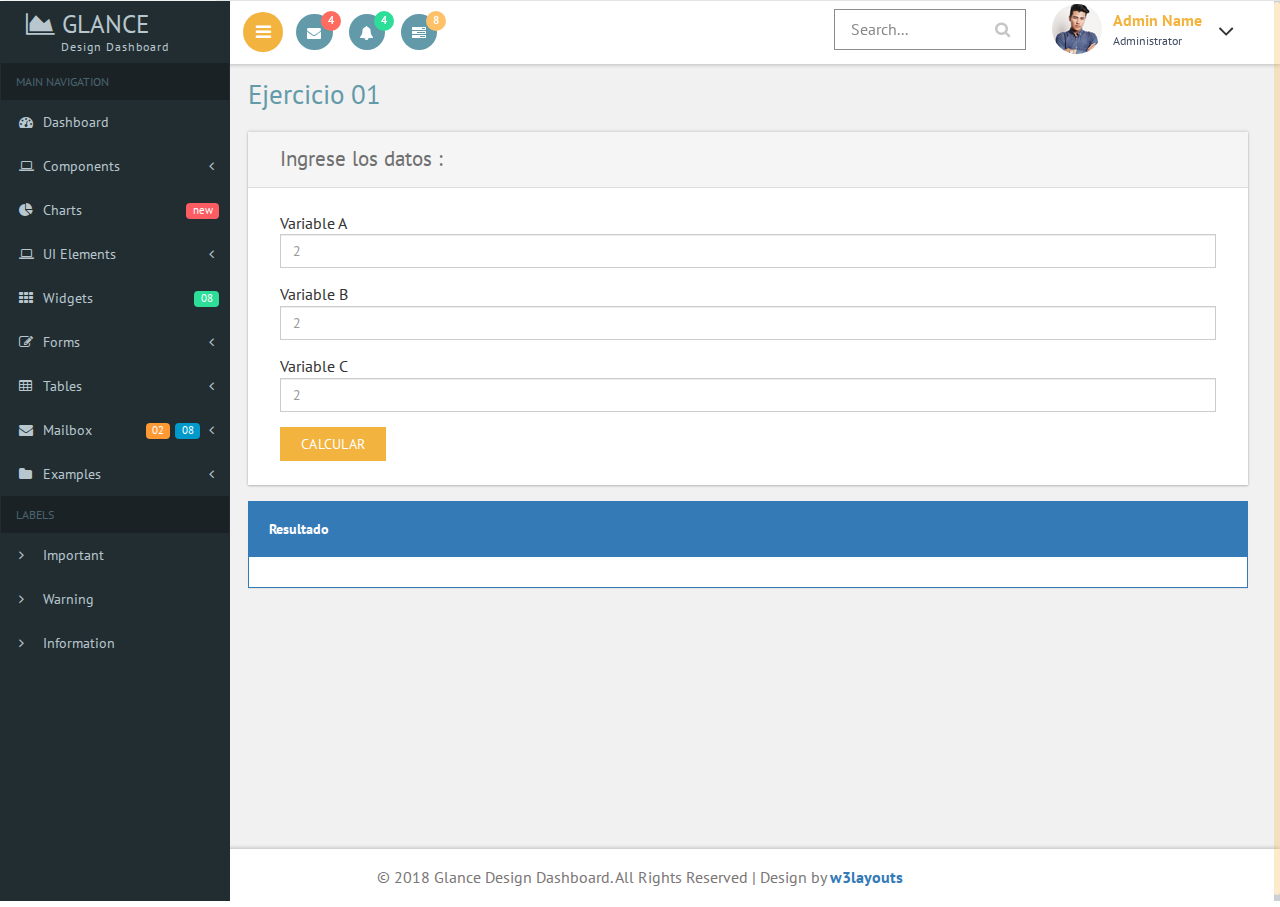
<file: ejercicios/ejercicio1.html>
<!--
Author: W3layouts
Author URL: http://w3layouts.com
License: Creative Commons Attribution 3.0 Unported
License URL: http://creativecommons.org/licenses/by/3.0/
-->
<!DOCTYPE HTML>
<html>
<head>
<title>Glance Design Dashboard an Admin Panel Category Flat Bootstrap Responsive Website Template | Forms :: w3layouts</title>
<meta name="viewport" content="width=device-width, initial-scale=1">
<meta http-equiv="Content-Type" content="text/html; charset=utf-8" />
<meta name="keywords" content="Glance Design Dashboard Responsive web template, Bootstrap Web Templates, Flat Web Templates, Android Compatible web template,
SmartPhone Compatible web template, free WebDesigns for Nokia, Samsung, LG, SonyEricsson, Motorola web design" />
<script type="application/x-javascript"> addEventListener("load", function() { setTimeout(hideURLbar, 0); }, false); function hideURLbar(){ window.scrollTo(0,1); } </script>

<!-- Bootstrap Core CSS -->
<link href="css/bootstrap.css" rel='stylesheet' type='text/css' />

<!-- Custom CSS -->
<link href="css/style.css" rel='stylesheet' type='text/css' />

<!-- font-awesome icons CSS -->
<link href="css/font-awesome.css" rel="stylesheet">
<!-- //font-awesome icons CSS -->

 <!-- side nav css file -->
 <link href='css/SidebarNav.min.css' media='all' rel='stylesheet' type='text/css'/>
 <!-- side nav css file -->

 <!-- js-->
<script src="js/jquery-1.11.1.min.js"></script>
<script src="js/modernizr.custom.js"></script>

<!--webfonts-->
<link href="//fonts.googleapis.com/css?family=PT+Sans:400,400i,700,700i&amp;subset=cyrillic,cyrillic-ext,latin-ext" rel="stylesheet">
<!--//webfonts-->

<!-- Metis Menu -->
<script src="js/metisMenu.min.js"></script>
<script src="js/custom.js"></script>
<link href="css/custom.css" rel="stylesheet">
<!--//Metis Menu -->

</head>
<body class="cbp-spmenu-push">
	<div class="main-content">
	<div class="cbp-spmenu cbp-spmenu-vertical cbp-spmenu-left" id="cbp-spmenu-s1">
		<!--left-fixed -navigation-->
		<aside class="sidebar-left">
      <nav class="navbar navbar-inverse">
          <div class="navbar-header">
            <button type="button" class="navbar-toggle collapsed" data-toggle="collapse" data-target=".collapse" aria-expanded="false">
            <span class="sr-only">Toggle navigation</span>
            <span class="icon-bar"></span>
            <span class="icon-bar"></span>
            <span class="icon-bar"></span>
            </button>
            <a class="navbar-brand" href="index.html"><span class="fa fa-area-chart"></span> Glance<span class="dashboard_text">Design Dashboard</span></a>
          </div>
          <div class="collapse navbar-collapse" id="bs-example-navbar-collapse-1">
            <ul class="sidebar-menu">
              <li class="header">MAIN NAVIGATION</li>
              <li class="treeview">
                <a href="index.html">
                <i class="fa fa-dashboard"></i> <span>Dashboard</span>
                </a>
              </li>
			  <li class="treeview">
                <a href="#">
                <i class="fa fa-laptop"></i>
                <span>Components</span>
                <i class="fa fa-angle-left pull-right"></i>
                </a>
                <ul class="treeview-menu">
                  <li><a href="grids.html"><i class="fa fa-angle-right"></i> Grids</a></li>
                  <li><a href="media.html"><i class="fa fa-angle-right"></i> Media Css</a></li>
                </ul>
              </li>
              <li class="treeview">
                <a href="charts.html">
                <i class="fa fa-pie-chart"></i>
                <span>Charts</span>
                <span class="label label-primary pull-right">new</span>
                </a>
              </li>
              <li class="treeview">
                <a href="#">
                <i class="fa fa-laptop"></i>
                <span>UI Elements</span>
                <i class="fa fa-angle-left pull-right"></i>
                </a>
                <ul class="treeview-menu">
                  <li><a href="general.html"><i class="fa fa-angle-right"></i> General</a></li>
                  <li><a href="icons.html"><i class="fa fa-angle-right"></i> Icons</a></li>
                  <li><a href="buttons.html"><i class="fa fa-angle-right"></i> Buttons</a></li>
                  <li><a href="typography.html"><i class="fa fa-angle-right"></i> Typography</a></li>
                </ul>
              </li>
			  <li>
                <a href="widgets.html">
                <i class="fa fa-th"></i> <span>Widgets</span>
                <small class="label pull-right label-info">08</small>
                </a>
              </li>
              <li class="treeview">
                <a href="#">
                <i class="fa fa-edit"></i> <span>Forms</span>
                <i class="fa fa-angle-left pull-right"></i>
                </a>
                <ul class="treeview-menu">
                  <li><a href="forms.html"><i class="fa fa-angle-right"></i> General Forms</a></li>
                  <li><a href="validation.html"><i class="fa fa-angle-right"></i> Form Validations</a></li>
                </ul>
              </li>
              <li class="treeview">
                <a href="#">
                <i class="fa fa-table"></i> <span>Tables</span>
                <i class="fa fa-angle-left pull-right"></i>
                </a>
                <ul class="treeview-menu">
                  <li><a href="tables.html"><i class="fa fa-angle-right"></i> Simple tables</a></li>
                </ul>
              </li>
              <li class="treeview">
                <a href="#">
                <i class="fa fa-envelope"></i> <span>Mailbox</span>
                <i class="fa fa-angle-left pull-right"></i><small class="label pull-right label-info1">08</small><span class="label label-primary1 pull-right">02</span></a>
                <ul class="treeview-menu">
                  <li><a href="inbox.html"><i class="fa fa-angle-right"></i> Mail Inbox</a></li>
                  <li><a href="compose.html"><i class="fa fa-angle-right"></i> Compose Mail </a></li>
                </ul>
              </li>
              <li class="treeview">
                <a href="#">
                <i class="fa fa-folder"></i> <span>Examples</span>
                <i class="fa fa-angle-left pull-right"></i>
                </a>
                <ul class="treeview-menu">
                  <li><a href="login.html"><i class="fa fa-angle-right"></i> Login</a></li>
                  <li><a href="signup.html"><i class="fa fa-angle-right"></i> Register</a></li>
                  <li><a href="404.html"><i class="fa fa-angle-right"></i> 404 Error</a></li>
                  <li><a href="500.html"><i class="fa fa-angle-right"></i> 500 Error</a></li>
                  <li><a href="blank-page.html"><i class="fa fa-angle-right"></i> Blank Page</a></li>
                </ul>
              </li>
              <li class="header">LABELS</li>
              <li><a href="#"><i class="fa fa-angle-right text-red"></i> <span>Important</span></a></li>
              <li><a href="#"><i class="fa fa-angle-right text-yellow"></i> <span>Warning</span></a></li>
              <li><a href="#"><i class="fa fa-angle-right text-aqua"></i> <span>Information</span></a></li>
            </ul>
          </div>
          <!-- /.navbar-collapse -->
      </nav>
    </aside>
	</div>
		<!--left-fixed -navigation-->

		<!-- header-starts -->
		<div class="sticky-header header-section ">
			<div class="header-left">

				<!--toggle button start-->
				<button id="showLeftPush"><i class="fa fa-bars"></i></button>
				<!--toggle button end-->
				<div class="profile_details_left"><!--notifications of menu start -->
					<ul class="nofitications-dropdown">
						<li class="dropdown head-dpdn">
							<a href="#" class="dropdown-toggle" data-toggle="dropdown" aria-expanded="false"><i class="fa fa-envelope"></i><span class="badge">4</span></a>
							<ul class="dropdown-menu">
								<li>
									<div class="notification_header">
										<h3>You have 3 new messages</h3>
									</div>
								</li>
								<li><a href="#">
								   <div class="user_img"><img src="images/1.jpg" alt=""></div>
								   <div class="notification_desc">
									<p>Lorem ipsum dolor amet</p>
									<p><span>1 hour ago</span></p>
									</div>
								   <div class="clearfix"></div>
								</a></li>
								<li class="odd"><a href="#">
									<div class="user_img"><img src="images/4.jpg" alt=""></div>
								   <div class="notification_desc">
									<p>Lorem ipsum dolor amet </p>
									<p><span>1 hour ago</span></p>
									</div>
								  <div class="clearfix"></div>
								</a></li>
								<li><a href="#">
								   <div class="user_img"><img src="images/3.jpg" alt=""></div>
								   <div class="notification_desc">
									<p>Lorem ipsum dolor amet </p>
									<p><span>1 hour ago</span></p>
									</div>
								   <div class="clearfix"></div>
								</a></li>
								<li>
									<div class="notification_bottom">
										<a href="#">See all messages</a>
									</div>
								</li>
							</ul>
						</li>
						<li class="dropdown head-dpdn">
							<a href="#" class="dropdown-toggle" data-toggle="dropdown" aria-expanded="false"><i class="fa fa-bell"></i><span class="badge blue">4</span></a>
							<ul class="dropdown-menu">
								<li>
									<div class="notification_header">
										<h3>You have 3 new notification</h3>
									</div>
								</li>
								<li><a href="#">
									<div class="user_img"><img src="images/4.jpg" alt=""></div>
								   <div class="notification_desc">
									<p>Lorem ipsum dolor amet</p>
									<p><span>1 hour ago</span></p>
									</div>
								  <div class="clearfix"></div>
								 </a></li>
								 <li class="odd"><a href="#">
									<div class="user_img"><img src="images/1.jpg" alt=""></div>
								   <div class="notification_desc">
									<p>Lorem ipsum dolor amet </p>
									<p><span>1 hour ago</span></p>
									</div>
								   <div class="clearfix"></div>
								 </a></li>
								 <li><a href="#">
									<div class="user_img"><img src="images/3.jpg" alt=""></div>
								   <div class="notification_desc">
									<p>Lorem ipsum dolor amet </p>
									<p><span>1 hour ago</span></p>
									</div>
								   <div class="clearfix"></div>
								 </a></li>
								 <li>
									<div class="notification_bottom">
										<a href="#">See all notifications</a>
									</div>
								</li>
							</ul>
						</li>
						<li class="dropdown head-dpdn">
							<a href="#" class="dropdown-toggle" data-toggle="dropdown" aria-expanded="false"><i class="fa fa-tasks"></i><span class="badge blue1">8</span></a>
							<ul class="dropdown-menu">
								<li>
									<div class="notification_header">
										<h3>You have 8 pending task</h3>
									</div>
								</li>
								<li><a href="#">
									<div class="task-info">
										<span class="task-desc">Database update</span><span class="percentage">40%</span>
										<div class="clearfix"></div>
									</div>
									<div class="progress progress-striped active">
										<div class="bar yellow" style="width:40%;"></div>
									</div>
								</a></li>
								<li><a href="#">
									<div class="task-info">
										<span class="task-desc">Dashboard done</span><span class="percentage">90%</span>
									   <div class="clearfix"></div>
									</div>
									<div class="progress progress-striped active">
										 <div class="bar green" style="width:90%;"></div>
									</div>
								</a></li>
								<li><a href="#">
									<div class="task-info">
										<span class="task-desc">Mobile App</span><span class="percentage">33%</span>
										<div class="clearfix"></div>
									</div>
								   <div class="progress progress-striped active">
										 <div class="bar red" style="width: 33%;"></div>
									</div>
								</a></li>
								<li><a href="#">
									<div class="task-info">
										<span class="task-desc">Issues fixed</span><span class="percentage">80%</span>
									   <div class="clearfix"></div>
									</div>
									<div class="progress progress-striped active">
										 <div class="bar  blue" style="width: 80%;"></div>
									</div>
								</a></li>
								<li>
									<div class="notification_bottom">
										<a href="#">See all pending tasks</a>
									</div>
								</li>
							</ul>
						</li>
					</ul>
					<div class="clearfix"> </div>
				</div>
				<!--notification menu end -->
				<div class="clearfix"> </div>
			</div>
			<div class="header-right">


				<!--search-box-->
				<div class="search-box">
					<form class="input">
						<input class="sb-search-input input__field--madoka" placeholder="Search..." type="search" id="input-31" />
						<label class="input__label" for="input-31">
							<svg class="graphic" width="100%" height="100%" viewBox="0 0 404 77" preserveAspectRatio="none">
								<path d="m0,0l404,0l0,77l-404,0l0,-77z"/>
							</svg>
						</label>
					</form>
				</div><!--//end-search-box-->

				<div class="profile_details">
					<ul>
						<li class="dropdown profile_details_drop">
							<a href="#" class="dropdown-toggle" data-toggle="dropdown" aria-expanded="false">
								<div class="profile_img">
									<span class="prfil-img"><img src="images/2.jpg" alt=""> </span>
									<div class="user-name">
										<p>Admin Name</p>
										<span>Administrator</span>
									</div>
									<i class="fa fa-angle-down lnr"></i>
									<i class="fa fa-angle-up lnr"></i>
									<div class="clearfix"></div>
								</div>
							</a>
							<ul class="dropdown-menu drp-mnu">
								<li> <a href="#"><i class="fa fa-cog"></i> Settings</a> </li>
								<li> <a href="#"><i class="fa fa-user"></i> My Account</a> </li>
								<li> <a href="#"><i class="fa fa-suitcase"></i> Profile</a> </li>
								<li> <a href="#"><i class="fa fa-sign-out"></i> Logout</a> </li>
							</ul>
						</li>
					</ul>
				</div>
				<div class="clearfix"> </div>
			</div>
			<div class="clearfix"> </div>
		</div>
		<!-- //header-ends -->
		<!-- main content start-->
		<div id="page-wrapper">
			<div class="main-page">
				<div class="forms">
					<h2 class="title1">Ejercicio 01</h2>
					<div class="form-grids row widget-shadow" data-example-id="basic-forms">
						<div class="form-title">
							<h4>Ingrese los datos :</h4>
						</div>
						<div class="form-body">
							<form>
                <div class="form-group">
                  <label for="varA">Variable A</label>
                  <input type="number" class="form-control" id="varA" name="varA" placeholder="2" required>
                </div>
                <div class="form-group">
                  <label for="varB">Variable B</label>
                  <input type="number" class="form-control" id="varB" name="varB" placeholder="2" required>
                </div>
                <div class="form-group">
                  <label for="varC">Variable C</label>
                  <input type="number" class="form-control" id="varC" name="varC" placeholder="2" required>
                </div>
                <button type="button" class="btn btn-default" onclick="btnSend();">Calcular</button>
              </form>
						</div>
					</div>
          <div class="panel panel-primary">
            <div class="panel-heading">
              <h3 class="panel-title">Resultado</h3>
            </div>
            <div class="panel-body">
              <div id="divResult"></div>
            </div>
          </div>
				</div>
			</div>
		</div>
		<!--footer-->
		<div class="footer">
		   <p>&copy; 2018 Glance Design Dashboard. All Rights Reserved | Design by <a href="https://w3layouts.com/" target="_blank">w3layouts</a></p>
	   </div>
        <!--//footer-->
	</div>

  <script src="js/ejer_01.js" charset="utf-8"></script>

  <script>

    function btnSend(){
        var a = document.getElementById("varA").value;
        var b = document.getElementById("varB").value;
        var c = document.getElementById("varC").value;

        var result = equacionSegundo(a, b, c);

        document.getElementById("divResult").innerHTML = ("X1: "+result.x1+" X2: "+result.x2);
    }

  </script>

	<!-- side nav js -->
	<script src='js/SidebarNav.min.js' type='text/javascript'></script>
	<script>
      $('.sidebar-menu').SidebarNav()
    </script>
	<!-- //side nav js -->

	<!-- Classie --><!-- for toggle left push menu script -->
		<script src="js/classie.js"></script>
		<script>
			var menuLeft = document.getElementById( 'cbp-spmenu-s1' ),
				showLeftPush = document.getElementById( 'showLeftPush' ),
				body = document.body;

			showLeftPush.onclick = function() {
				classie.toggle( this, 'active' );
				classie.toggle( body, 'cbp-spmenu-push-toright' );
				classie.toggle( menuLeft, 'cbp-spmenu-open' );
				disableOther( 'showLeftPush' );
			};

			function disableOther( button ) {
				if( button !== 'showLeftPush' ) {
					classie.toggle( showLeftPush, 'disabled' );
				}
			}
		</script>
	<!-- //Classie --><!-- //for toggle left push menu script -->

	<!--scrolling js-->
	<script src="js/jquery.nicescroll.js"></script>
	<script src="js/scripts.js"></script>
	<!--//scrolling js-->

	<!-- Bootstrap Core JavaScript -->
   <script src="js/bootstrap.js"> </script>

</body>
</html>
</file>
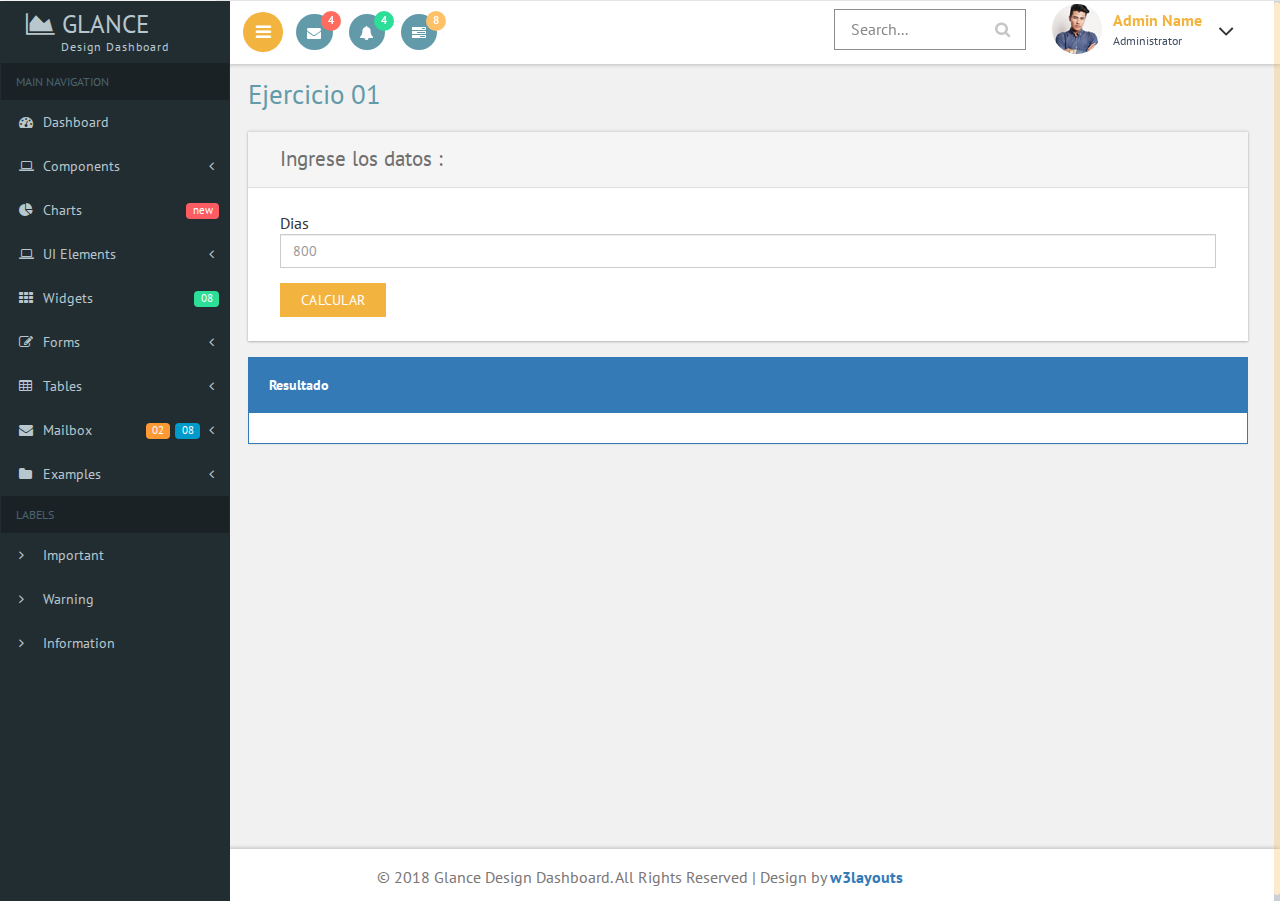
<file: ejercicios/ejercicio2.html>
<!--
Author: W3layouts
Author URL: http://w3layouts.com
License: Creative Commons Attribution 3.0 Unported
License URL: http://creativecommons.org/licenses/by/3.0/
-->
<!DOCTYPE HTML>
<html>
<head>
<title>Glance Design Dashboard an Admin Panel Category Flat Bootstrap Responsive Website Template | Forms :: w3layouts</title>
<meta name="viewport" content="width=device-width, initial-scale=1">
<meta http-equiv="Content-Type" content="text/html; charset=utf-8" />
<meta name="keywords" content="Glance Design Dashboard Responsive web template, Bootstrap Web Templates, Flat Web Templates, Android Compatible web template,
SmartPhone Compatible web template, free WebDesigns for Nokia, Samsung, LG, SonyEricsson, Motorola web design" />
<script type="application/x-javascript"> addEventListener("load", function() { setTimeout(hideURLbar, 0); }, false); function hideURLbar(){ window.scrollTo(0,1); } </script>

<!-- Bootstrap Core CSS -->
<link href="css/bootstrap.css" rel='stylesheet' type='text/css' />

<!-- Custom CSS -->
<link href="css/style.css" rel='stylesheet' type='text/css' />

<!-- font-awesome icons CSS -->
<link href="css/font-awesome.css" rel="stylesheet">
<!-- //font-awesome icons CSS -->

 <!-- side nav css file -->
 <link href='css/SidebarNav.min.css' media='all' rel='stylesheet' type='text/css'/>
 <!-- side nav css file -->

 <!-- js-->
<script src="js/jquery-1.11.1.min.js"></script>
<script src="js/modernizr.custom.js"></script>

<!--webfonts-->
<link href="//fonts.googleapis.com/css?family=PT+Sans:400,400i,700,700i&amp;subset=cyrillic,cyrillic-ext,latin-ext" rel="stylesheet">
<!--//webfonts-->

<!-- Metis Menu -->
<script src="js/metisMenu.min.js"></script>
<script src="js/custom.js"></script>
<link href="css/custom.css" rel="stylesheet">
<!--//Metis Menu -->

</head>
<body class="cbp-spmenu-push">
	<div class="main-content">
	<div class="cbp-spmenu cbp-spmenu-vertical cbp-spmenu-left" id="cbp-spmenu-s1">
		<!--left-fixed -navigation-->
		<aside class="sidebar-left">
      <nav class="navbar navbar-inverse">
          <div class="navbar-header">
            <button type="button" class="navbar-toggle collapsed" data-toggle="collapse" data-target=".collapse" aria-expanded="false">
            <span class="sr-only">Toggle navigation</span>
            <span class="icon-bar"></span>
            <span class="icon-bar"></span>
            <span class="icon-bar"></span>
            </button>
            <a class="navbar-brand" href="index.html"><span class="fa fa-area-chart"></span> Glance<span class="dashboard_text">Design Dashboard</span></a>
          </div>
          <div class="collapse navbar-collapse" id="bs-example-navbar-collapse-1">
            <ul class="sidebar-menu">
              <li class="header">MAIN NAVIGATION</li>
              <li class="treeview">
                <a href="index.html">
                <i class="fa fa-dashboard"></i> <span>Dashboard</span>
                </a>
              </li>
			  <li class="treeview">
                <a href="#">
                <i class="fa fa-laptop"></i>
                <span>Components</span>
                <i class="fa fa-angle-left pull-right"></i>
                </a>
                <ul class="treeview-menu">
                  <li><a href="grids.html"><i class="fa fa-angle-right"></i> Grids</a></li>
                  <li><a href="media.html"><i class="fa fa-angle-right"></i> Media Css</a></li>
                </ul>
              </li>
              <li class="treeview">
                <a href="charts.html">
                <i class="fa fa-pie-chart"></i>
                <span>Charts</span>
                <span class="label label-primary pull-right">new</span>
                </a>
              </li>
              <li class="treeview">
                <a href="#">
                <i class="fa fa-laptop"></i>
                <span>UI Elements</span>
                <i class="fa fa-angle-left pull-right"></i>
                </a>
                <ul class="treeview-menu">
                  <li><a href="general.html"><i class="fa fa-angle-right"></i> General</a></li>
                  <li><a href="icons.html"><i class="fa fa-angle-right"></i> Icons</a></li>
                  <li><a href="buttons.html"><i class="fa fa-angle-right"></i> Buttons</a></li>
                  <li><a href="typography.html"><i class="fa fa-angle-right"></i> Typography</a></li>
                </ul>
              </li>
			  <li>
                <a href="widgets.html">
                <i class="fa fa-th"></i> <span>Widgets</span>
                <small class="label pull-right label-info">08</small>
                </a>
              </li>
              <li class="treeview">
                <a href="#">
                <i class="fa fa-edit"></i> <span>Forms</span>
                <i class="fa fa-angle-left pull-right"></i>
                </a>
                <ul class="treeview-menu">
                  <li><a href="forms.html"><i class="fa fa-angle-right"></i> General Forms</a></li>
                  <li><a href="validation.html"><i class="fa fa-angle-right"></i> Form Validations</a></li>
                </ul>
              </li>
              <li class="treeview">
                <a href="#">
                <i class="fa fa-table"></i> <span>Tables</span>
                <i class="fa fa-angle-left pull-right"></i>
                </a>
                <ul class="treeview-menu">
                  <li><a href="tables.html"><i class="fa fa-angle-right"></i> Simple tables</a></li>
                </ul>
              </li>
              <li class="treeview">
                <a href="#">
                <i class="fa fa-envelope"></i> <span>Mailbox</span>
                <i class="fa fa-angle-left pull-right"></i><small class="label pull-right label-info1">08</small><span class="label label-primary1 pull-right">02</span></a>
                <ul class="treeview-menu">
                  <li><a href="inbox.html"><i class="fa fa-angle-right"></i> Mail Inbox</a></li>
                  <li><a href="compose.html"><i class="fa fa-angle-right"></i> Compose Mail </a></li>
                </ul>
              </li>
              <li class="treeview">
                <a href="#">
                <i class="fa fa-folder"></i> <span>Examples</span>
                <i class="fa fa-angle-left pull-right"></i>
                </a>
                <ul class="treeview-menu">
                  <li><a href="login.html"><i class="fa fa-angle-right"></i> Login</a></li>
                  <li><a href="signup.html"><i class="fa fa-angle-right"></i> Register</a></li>
                  <li><a href="404.html"><i class="fa fa-angle-right"></i> 404 Error</a></li>
                  <li><a href="500.html"><i class="fa fa-angle-right"></i> 500 Error</a></li>
                  <li><a href="blank-page.html"><i class="fa fa-angle-right"></i> Blank Page</a></li>
                </ul>
              </li>
              <li class="header">LABELS</li>
              <li><a href="#"><i class="fa fa-angle-right text-red"></i> <span>Important</span></a></li>
              <li><a href="#"><i class="fa fa-angle-right text-yellow"></i> <span>Warning</span></a></li>
              <li><a href="#"><i class="fa fa-angle-right text-aqua"></i> <span>Information</span></a></li>
            </ul>
          </div>
          <!-- /.navbar-collapse -->
      </nav>
    </aside>
	</div>
		<!--left-fixed -navigation-->

		<!-- header-starts -->
		<div class="sticky-header header-section ">
			<div class="header-left">

				<!--toggle button start-->
				<button id="showLeftPush"><i class="fa fa-bars"></i></button>
				<!--toggle button end-->
				<div class="profile_details_left"><!--notifications of menu start -->
					<ul class="nofitications-dropdown">
						<li class="dropdown head-dpdn">
							<a href="#" class="dropdown-toggle" data-toggle="dropdown" aria-expanded="false"><i class="fa fa-envelope"></i><span class="badge">4</span></a>
							<ul class="dropdown-menu">
								<li>
									<div class="notification_header">
										<h3>You have 3 new messages</h3>
									</div>
								</li>
								<li><a href="#">
								   <div class="user_img"><img src="images/1.jpg" alt=""></div>
								   <div class="notification_desc">
									<p>Lorem ipsum dolor amet</p>
									<p><span>1 hour ago</span></p>
									</div>
								   <div class="clearfix"></div>
								</a></li>
								<li class="odd"><a href="#">
									<div class="user_img"><img src="images/4.jpg" alt=""></div>
								   <div class="notification_desc">
									<p>Lorem ipsum dolor amet </p>
									<p><span>1 hour ago</span></p>
									</div>
								  <div class="clearfix"></div>
								</a></li>
								<li><a href="#">
								   <div class="user_img"><img src="images/3.jpg" alt=""></div>
								   <div class="notification_desc">
									<p>Lorem ipsum dolor amet </p>
									<p><span>1 hour ago</span></p>
									</div>
								   <div class="clearfix"></div>
								</a></li>
								<li>
									<div class="notification_bottom">
										<a href="#">See all messages</a>
									</div>
								</li>
							</ul>
						</li>
						<li class="dropdown head-dpdn">
							<a href="#" class="dropdown-toggle" data-toggle="dropdown" aria-expanded="false"><i class="fa fa-bell"></i><span class="badge blue">4</span></a>
							<ul class="dropdown-menu">
								<li>
									<div class="notification_header">
										<h3>You have 3 new notification</h3>
									</div>
								</li>
								<li><a href="#">
									<div class="user_img"><img src="images/4.jpg" alt=""></div>
								   <div class="notification_desc">
									<p>Lorem ipsum dolor amet</p>
									<p><span>1 hour ago</span></p>
									</div>
								  <div class="clearfix"></div>
								 </a></li>
								 <li class="odd"><a href="#">
									<div class="user_img"><img src="images/1.jpg" alt=""></div>
								   <div class="notification_desc">
									<p>Lorem ipsum dolor amet </p>
									<p><span>1 hour ago</span></p>
									</div>
								   <div class="clearfix"></div>
								 </a></li>
								 <li><a href="#">
									<div class="user_img"><img src="images/3.jpg" alt=""></div>
								   <div class="notification_desc">
									<p>Lorem ipsum dolor amet </p>
									<p><span>1 hour ago</span></p>
									</div>
								   <div class="clearfix"></div>
								 </a></li>
								 <li>
									<div class="notification_bottom">
										<a href="#">See all notifications</a>
									</div>
								</li>
							</ul>
						</li>
						<li class="dropdown head-dpdn">
							<a href="#" class="dropdown-toggle" data-toggle="dropdown" aria-expanded="false"><i class="fa fa-tasks"></i><span class="badge blue1">8</span></a>
							<ul class="dropdown-menu">
								<li>
									<div class="notification_header">
										<h3>You have 8 pending task</h3>
									</div>
								</li>
								<li><a href="#">
									<div class="task-info">
										<span class="task-desc">Database update</span><span class="percentage">40%</span>
										<div class="clearfix"></div>
									</div>
									<div class="progress progress-striped active">
										<div class="bar yellow" style="width:40%;"></div>
									</div>
								</a></li>
								<li><a href="#">
									<div class="task-info">
										<span class="task-desc">Dashboard done</span><span class="percentage">90%</span>
									   <div class="clearfix"></div>
									</div>
									<div class="progress progress-striped active">
										 <div class="bar green" style="width:90%;"></div>
									</div>
								</a></li>
								<li><a href="#">
									<div class="task-info">
										<span class="task-desc">Mobile App</span><span class="percentage">33%</span>
										<div class="clearfix"></div>
									</div>
								   <div class="progress progress-striped active">
										 <div class="bar red" style="width: 33%;"></div>
									</div>
								</a></li>
								<li><a href="#">
									<div class="task-info">
										<span class="task-desc">Issues fixed</span><span class="percentage">80%</span>
									   <div class="clearfix"></div>
									</div>
									<div class="progress progress-striped active">
										 <div class="bar  blue" style="width: 80%;"></div>
									</div>
								</a></li>
								<li>
									<div class="notification_bottom">
										<a href="#">See all pending tasks</a>
									</div>
								</li>
							</ul>
						</li>
					</ul>
					<div class="clearfix"> </div>
				</div>
				<!--notification menu end -->
				<div class="clearfix"> </div>
			</div>
			<div class="header-right">


				<!--search-box-->
				<div class="search-box">
					<form class="input">
						<input class="sb-search-input input__field--madoka" placeholder="Search..." type="search" id="input-31" />
						<label class="input__label" for="input-31">
							<svg class="graphic" width="100%" height="100%" viewBox="0 0 404 77" preserveAspectRatio="none">
								<path d="m0,0l404,0l0,77l-404,0l0,-77z"/>
							</svg>
						</label>
					</form>
				</div><!--//end-search-box-->

				<div class="profile_details">
					<ul>
						<li class="dropdown profile_details_drop">
							<a href="#" class="dropdown-toggle" data-toggle="dropdown" aria-expanded="false">
								<div class="profile_img">
									<span class="prfil-img"><img src="images/2.jpg" alt=""> </span>
									<div class="user-name">
										<p>Admin Name</p>
										<span>Administrator</span>
									</div>
									<i class="fa fa-angle-down lnr"></i>
									<i class="fa fa-angle-up lnr"></i>
									<div class="clearfix"></div>
								</div>
							</a>
							<ul class="dropdown-menu drp-mnu">
								<li> <a href="#"><i class="fa fa-cog"></i> Settings</a> </li>
								<li> <a href="#"><i class="fa fa-user"></i> My Account</a> </li>
								<li> <a href="#"><i class="fa fa-suitcase"></i> Profile</a> </li>
								<li> <a href="#"><i class="fa fa-sign-out"></i> Logout</a> </li>
							</ul>
						</li>
					</ul>
				</div>
				<div class="clearfix"> </div>
			</div>
			<div class="clearfix"> </div>
		</div>
		<!-- //header-ends -->
		<!-- main content start-->
		<div id="page-wrapper">
			<div class="main-page">
				<div class="forms">
					<h2 class="title1">Ejercicio 01</h2>
					<div class="form-grids row widget-shadow" data-example-id="basic-forms">
						<div class="form-title">
							<h4>Ingrese los datos :</h4>
						</div>
						<div class="form-body">
							<form>
                <div class="form-group">
                  <label for="n_dias">Dias</label>
                  <input type="number" class="form-control" id="n_dias" name="n_dias" placeholder="800" required>
                </div>
                <button type="button" class="btn btn-default" onclick="btnSend();">Calcular</button>
              </form>
						</div>
					</div>
          <div class="panel panel-primary">
            <div class="panel-heading">
              <h3 class="panel-title">Resultado</h3>
            </div>
            <div class="panel-body">
              <div id="divResult"></div>
            </div>
          </div>
				</div>
			</div>
		</div>
		<!--footer-->
		<div class="footer">
		   <p>&copy; 2018 Glance Design Dashboard. All Rights Reserved | Design by <a href="https://w3layouts.com/" target="_blank">w3layouts</a></p>
	   </div>
        <!--//footer-->
	</div>

  <script src="js/ejer_2.js" charset="utf-8"></script>

  <script>

    function btnSend(){
        var n_dias = document.getElementById("n_dias").value;

        var result = velocidadLuz(n_dias);

        document.getElementById("divResult").innerHTML = ("La cantidad de kilometros que recorre la luz en : "+n_dias+" dias es de: "+result);
    }

  </script>

	<!-- side nav js -->
	<script src='js/SidebarNav.min.js' type='text/javascript'></script>
	<script>
      $('.sidebar-menu').SidebarNav()
    </script>
	<!-- //side nav js -->

	<!-- Classie --><!-- for toggle left push menu script -->
		<script src="js/classie.js"></script>
		<script>
			var menuLeft = document.getElementById( 'cbp-spmenu-s1' ),
				showLeftPush = document.getElementById( 'showLeftPush' ),
				body = document.body;

			showLeftPush.onclick = function() {
				classie.toggle( this, 'active' );
				classie.toggle( body, 'cbp-spmenu-push-toright' );
				classie.toggle( menuLeft, 'cbp-spmenu-open' );
				disableOther( 'showLeftPush' );
			};

			function disableOther( button ) {
				if( button !== 'showLeftPush' ) {
					classie.toggle( showLeftPush, 'disabled' );
				}
			}
		</script>
	<!-- //Classie --><!-- //for toggle left push menu script -->

	<!--scrolling js-->
	<script src="js/jquery.nicescroll.js"></script>
	<script src="js/scripts.js"></script>
	<!--//scrolling js-->

	<!-- Bootstrap Core JavaScript -->
   <script src="js/bootstrap.js"> </script>

</body>
</html>
</file>
<file: style.css>
.hola {
  color: red;
}
</file>
<file: ejercicios/css/style.css>
/*
Author: W3layout
Author URL: http://w3layouts.com
License: Creative Commons Attribution 3.0 Unported
License URL: http://creativecommons.org/licenses/by/3.0/
*/
h4, h5, h6,
h1, h2, h3 {margin: 0;}
ul, ol {margin: 0;}
p {margin: 0;}

html, body{
	font-family: 'PT Sans', sans-serif;
    font-size: 100%;
  	overflow-x: hidden;
	background: #fff;
}
body a{
	transition: 0.5s all ease;
	-webkit-transition: 0.5s all ease;
	-moz-transition: 0.5s all ease;
	-o-transition: 0.5s all ease;
	-ms-transition: 0.5s all ease;
	text-decoration:none;
}
h1,h2,h3,h4,h5,h6{
	margin:0;			   
}
p{
	margin:0;
}
ul,label{
	margin:0;
	padding:0;
}
body a:hover{
	text-decoration:none;
}
.main-content {
    position: relative;
}
.sidebar-left .navbar-brand {
    height: 61px;
    padding: 10px 15px 10px 25px;
    font-size: 25px;
    text-transform: uppercase;
    color: #fff;
}
span.dashboard_text {
    font-size: 12px;
    text-transform: capitalize;
    display: block;
    letter-spacing: 1px;
    padding-left: 35px;
}


.navbar-inverse .navbar-brand {
    color: #b8c7ce;
}
/*-------HEADER SECTION------*/
.navbar-inverse {
    background-color: transparent;
    border-color: transparent;
}
/* ----STICKY HEADER----*/
.sticky-header{
    position: fixed;
    top: 0;
    left:0px;
    width: 100%;
    z-index: 100;
}
.header-section {
    background:#FFF;
    box-shadow:  1px 1px 4px rgba(0, 0, 0, 0.21);
    -webkit-box-shadow:  1px 1px 4px rgba(0, 0, 0, 0.21);
    -moz-box-shadow:  1px 1px 4px rgba(0, 0, 0, 0.21);
    -o-box-shadow:  1px 1px 4px rgba(0, 0, 0, 0.21);
}
.header-section::after {
    clear: both;
    display: block;
    content: '';
}
.header-left {
    float: left;
    width: 50%;
    margin-left: 15%;
	position: relative;
}
.header-right {
    float: right;
}
/* ----menu-icon----*/
button#showLeftPush {
    font-size: 1.1em;
    text-align: center;
    cursor: pointer;
    float: left;
    color: #fff;
    -moz-transition: all 0.2s ease-out 0s;
    -webkit-transition: all 0.2s ease-out 0s;
    transition: all 0.2s ease-out 0s;
	border: none;
    background-color: #F2B33F;
	outline:none;
    border-radius: 50%;
    height: 40px;
    width: 40px;
    margin-top: 11px;
}
button#showLeftPush:hover {
    color: #eee;
}
/*--push-menu-css--*/
.cbp-spmenu {
	position: fixed;
}
.cbp-spmenu-vertical {
    height: 100%;
    z-index: 1000;
    padding: 0em 0 2em;
}
.cbp-spmenu-left {
    left: 0;
}
.cbp-spmenu-left.cbp-spmenu-open {
	left: -309px;
}
/* Push classes applied to the body */
.cbp-spmenu-push {
	overflow-x: hidden;
	position: relative;
}
.cbp-spmenu-push-toright {
	left: 0;
}
/* Transitions */

.cbp-spmenu,
.cbp-spmenu-push {
	-webkit-transition: all 0.3s ease;
	-moz-transition: all 0.3s ease;
	transition: all 0.3s ease;
}
.cbp-spmenu-push div#page-wrapper {
    margin: 0 0 0 13.5em;
	transition:.5s all;
	-webkit-transition:.5s all;
	-moz-transition:.5s all;
}
.cbp-spmenu-push.cbp-spmenu-push-toright div#page-wrapper {
    margin: 0;
}
/*--//push-menu-css--*/
/*--side-menu--*/
.sidebar ul li{
	 margin-bottom: 1em;
}
.sidebar ul li a {
    color: #FFFFFF;
    font-size: 1em;
    padding: 5px 15px;
	padding-left: 25px;
}
.collapse.in {
    display: block;
    background: #2d6696fc;
    background: none;
    color: #fff;
    margin-top: 10px;
}
.nav > li > a:hover, .nav > li > a:focus {
    text-decoration: none;
    background-color: transparent;
    color: #000;
}
.sidebar .arrow {
    float: right;
}
h4.heading {
    padding-left: 25px;
    font-size: 17px;
	letter-spacing: 1px;
	color:#eee;
    font-weight: 600;
    text-transform: uppercase;
    margin-bottom: 10px;
    margin-top: 30px;
}
i.nav_icon {
    background: #00000070;
	font-size: 16px;
    line-height: 25px;
    display: block;
    float: left;
    width: 32px;
    height: 26px;
    margin-right: 10px;
    margin-left: 0px;
    text-align: center;
    opacity: 0.6;
    border-radius: 3px;
}
.fa {
    display: inline-block;
    font-family: FontAwesome;
    font-style: normal;
    font-weight: normal;
    line-height: 1;
    -webkit-font-smoothing: antialiased;
    -moz-osx-font-smoothing: grayscale;
}
span.nav-badge {
    font-size: 12px;
    color: #FFFFFF;
    background: rgba(255, 255, 255, 0.32);
    width: 25px;
    height: 25px;
    border-radius: 68%;
    -webkit-border-radius: 68%;
    -moz-border-radius: 68%;
    -o-border-radius: 68%;
    position: absolute;
    top: 18%;
    right: 15%;
    line-height: 26px;
    letter-spacing: 1px;
    text-align: center;
}
span.nav-badge-btm {
    font-size: 12px;
    color: #FFF;
    background: #F2B33F;
    position: absolute;
    top: 18%;
    right: 15%;
    line-height: 22px;
    letter-spacing: 1px;
    text-align: center;
    padding: 0em 1em;
    border-radius: 30px;
}
.dropdown-menu > li > a:hover, .dropdown-menu > li > a:focus {
    background: none;
    color: #337ab7;
}
.chart-nav span.nav-badge-btm {
	right: 5%;
    top: 24%;
}
ul.dropdown-menu{
	/* animation: flipInX 1s ease;
	-moz-animation: flipInX 1s ease;
	-webkit-animation: flipInX 1s ease;
	-webkit-backface-visibility: visible !important;
	-ms-backface-visibility: visible !important;
	backface-visibility: visible !important;
	-moz-backface-visibility: visible !important;
	data-wow-delay:".1s";
	*/
	
    -webkit-transition: all 0.5s ease-out;
    -moz-transition: all 0.5s ease-out;
    -ms-transition: all 0.5s ease-out;
    -o-transition: all 0.5s ease-out;
    transition: all 0.5s ease-out;
}
/*--//side-menu--*/
/* ----Logo----*/
.logo {
    background: #1e282c;
    text-align: center;
    float: left;
}
.logo a{
    padding: 0.77em 3em ;
	display: block;
	text-decoration: none;
}
.logo a h1 {
    color: #fff;
    font-size: 1.8em;
    line-height: 1.3em;
    font-weight: 400;
}
.logo a span {
    color: #F8F8F8;
    font-size: .7em;
    text-align: center;
    letter-spacing: 7px;
}
/* ----//Logo----*/
/*start search*/
.search-box {
    float: left;
    width: 43%;
    margin: .5em 0 0 0em;
	position: relative;
    z-index: 1;
    display: inline-block;
}
.sb-search-input {
    outline: none;
    background: #fff;
    width: 100%;
    margin: 0;
    z-index: 10;
    font-size: 1em;
    color: #383838;
    padding: 0.5em 1em;
    border: 1px solid #8c8c8c;
    background: url(../images/search-icon.png) no-repeat 160px 12px;
	-webkit-appearance: none; /* for box shadows to show on iOS */
}
.sb-search-input::-webkit-input-placeholder {
	color:#888;
}
.sb-search-input:-moz-placeholder {
	color: #888;
}
.sb-search-input::-moz-placeholder {
	color: #888;
}
.sb-search-input:-ms-input-placeholder {
	color: #888;
}
.input__label {
	-webkit-font-smoothing: antialiased;
    -moz-osx-font-smoothing: grayscale;
	-webkit-touch-callout: none;
	-webkit-user-select: none;
	-khtml-user-select: none;
	-moz-user-select: none;
	-ms-user-select: none;
	user-select: none;
	position: absolute;
	width: 100%;
	height: 100%;
    cursor: text;
}

.graphic {
	fill: none;
	-webkit-transform: scale3d(1, -1, 1);
	transform: scale3d(1, -1, 1);
	-webkit-transition: stroke-dashoffset 0.5s;
	transition: stroke-dashoffset 0.5s;
	pointer-events: none;
	stroke: #D81B60;
    stroke-width: 6px;
    stroke-dasharray: 962;
    stroke-dashoffset: 962;
}
/* Madoka */
.input__field--madoka {
	display: block;
	float: right;
}
.input__field--madoka:focus {
	outline: none;
}
.input__field--madoka:focus + .input__label,
.input--filled .input__label {
	cursor: default;
	pointer-events: none;
}
.input__field--madoka:focus + .input__label .graphic,
.input--filled .graphic {
	stroke-dashoffset: 0;
}

.input__field--madoka:focus + .input__label .input__label-content{
	-webkit-transform: scale3d(0.81, 0.81, 1) translate3d(0, 4em, 0);
	transform: scale3d(0.81, 0.81, 1) translate3d(0, 4em, 0);
}
/*--//search-ends --*/
/*--- Progress Bar ----*/
.meter {
	position: relative;
}
.meter > span {
	display: block;
	height: 100%;
	   
	position: relative;
	overflow: hidden;
}
.meter > span:after, .animate > span > span {
	content: "";
	position: absolute;
	top: 0; left: 0; bottom: 0; right: 0;
	
	overflow: hidden;
}

.animate > span:after {
	display: none;
}

@-webkit-keyframes move {
    0% {
       background-position: 0 0;
    }
    100% {
       background-position: 50px 50px;
    }
}

@-moz-keyframes move {
    0% {
       background-position: 0 0;
    }
    100% {
       background-position: 50px 50px;
    }
}

.red > span {
	background-color: #65CEA7;
}

.nostripes > span > span, .nostripes > span:after {
	-webkit-animation: none;
	-moz-animation: none;
	background-image: none;
}
/*--- User Panel---*/
.profile_details_left {
    float: left;
    padding-left: 5px;
}
.dropdown-menu {
    box-shadow: 2px 3px 4px rgba(0, 0, 0, .175);
	-webkit-box-shadow: 2px 3px 4px rgba(0, 0, 0, .175);
	-moz-box-shadow: 2px 3px 4px rgba(0, 0, 0, .175);
    border-radius: 0;
}
li.dropdown.head-dpdn {
    display: inline-block;
    padding: 1.25em 0;
	float: left;
}
li.dropdown.head-dpdn:nth-child(3) {
    border-right: 1px solid transparent;
}
li.dropdown.head-dpdn a.dropdown-toggle {
    padding: 0.5em .7em;
    background: #629aa9;
    margin: 0 .5em;
    border-radius: 50%;
    -webkit-border-radius: 50%;
    -moz-border-radius: 50%;
    -ms-border-radius: 50%;
    -o-border-radius: 50%;
}
ul.dropdown-menu li {
    margin-left: 0;
    width: 100%;
    padding: 0;
	background: #fff;
}
.user-panel-top ul{
	padding-left:0;
}
.user-panel-top li{
	float:left;
	margin-left:15px;
	position:relative;
}
.user-panel-top li span.digit{
    font-size:11px;
    font-weight:bold;
	color:#FFF;
	background:#e64c65;
	line-height:20px;
	width:20px;
	height:20px;
	border-radius:2em;
	-webkit-border-radius:2em;
	-moz-border-radius:2em;
	-o-border-radius:2em;	
	text-align:center;
	display: inline-block;
	position: absolute;
	top: -3px;
	right: -10px;
}
.user-panel-top li:first-child{
	margin-left:0;
}
.custom-nav > li.act > a, .custom-nav > li.act > a:hover, .custom-nav > li.act > a:focus {
    background-color: #353f4f;
    color:#8BC34A;
}
.user-panel-top li a{
	display: block;
	padding: 5px;
	text-decoration:none;
}
.header-left i.fa.fa-envelope{
	color:#fff;
    font-size: 14px;
}
.header-left i.fa.fa-bell{
	color:#fff;
    font-size: 14px;
}
.header-left  i.fa.fa-tasks{
	color:#fff;
    font-size: 14px;
}
.user-panel-top li a:hover{
	border-color:rgba(101, 124, 153, 0.93);
}
.user-panel-top li a i{
	width:24px;
	height:24px;
	display: block;
	text-align:center;
	line-height:25px;
}
.user-panel-top li a i span{
	font-size:15px;
	color:#FFF;
}
.user-panel-top li a.user{
	background:#667686;
}
.user-panel-top li span.green{
	background:#a88add;
}
.user-panel-top li span.red{
	background:#b8c9f1;
}
.user-panel-top li span.yellow{
	background:#bdc3c7;
}
/***** Messages *************/
.notification_header{
	background-color:#FAFAFA;
	padding: 10px 15px;
	border-bottom:1px solid rgba(0, 0, 0, 0.05);
	margin-bottom: 8px;
}
.notification_header h3{	
	color:#6A6A6A;
	font-size:12px;
	font-weight:600;
	margin:0;
}
.notification_bottom {
    background-color: rgba(200, 129, 230, 0.14);
    padding: 4px 0;
    text-align: center;
	margin-top: 5px;
}
.notification_bottom a {
    color: #6F6F6F;
	 font-size: 1em;
}
.notification_bottom a:hover {
    color:#6164C1;
}
.notification_bottom h3 a{	
	color: #717171;
	font-size:12px;
	border-radius:0;
	border:none;
	padding:0;
	text-align:center;
}
.notification_bottom h3 a:hover{	
	color:#4A4A4A;
	text-decoration:underline;
	background:none;
}
.user_img{
	float:left;
	width:19%;
}
.user_img img{
	max-width:100%;
	display:block;
	border-radius:2em;
	-webkit-border-radius:2em;
	-moz-border-radius:2em;
	-o-border-radius:2em;
}
.notification_desc{
	float:left;
	width:70%;
	margin-left:5%;
}
.notification_desc p{
	color:#757575;
	font-size:13px;
	padding:2px 0;
}
.wrapper-dropdown-2 .dropdown li a:hover .notification_desc p{
	color:#424242;
}
.notification_desc p span{
	color:#979797 !important;
	font-size:11px;
}
/*---bages---*/
.header-left span.badge {
    font-size: 11px;
    font-weight: bold;
    color: #FFF;
    background: #ff6c5f;
    line-height: 15px;
    width: 20px;
    height: 20px;
    border-radius: 2em;
    -webkit-border-radius: 2em;
    -moz-border-radius: 2em;
    -o-border-radius: 2em;
    text-align: center;
    display: inline-block;
    position: absolute;
    top: 16%;
    padding: 2px 0 0;
}
.header-left span.blue{
	background-color: #2dde98;
}
.header-left span.red{
	background-color:#ef553a;
}
.header-left span.blue1{
	background-color: #ffc168;
}
i.icon_1{
  float: left;
  color: #00aced;
  line-height: 2em;
  margin-right: 1em;
}
i.icon_2{
  float: left;
  color:#ef553a;
  line-height: 2em;
  margin-right: 1em;
  font-size: 20px;
}
i.icon_3{
  float: left;
  color:#9358ac;
  line-height: 2em;
  margin-right: 1em;
  font-size: 20px;
}
.avatar_left {
  float: left;
}
i.icon_4{
  width: 45px;
  height: 45px;
  background: #F44336;
  float: left;
  color: #fff;
  text-align: center;
  font-size: 1.5em;
  line-height: 44px;
  font-style: normal;
  margin-right: 1em;
}
i.icon_5{
  background-color: #3949ab;
}
i.icon_6{
  background-color: #03a9f4;
}
.blue-text {
  color: #2196F3 !important;
  float:right;
}
/*---//bages---*/
/*--Progress bars--*/
.progress {
    height: 10px;
    margin: 7px 0;
    overflow: hidden;
    background: #e1e1e1;
    z-index: 1;
    cursor: pointer;
}
.task-info .percentage{
	float:right;
	height:inherit;
	line-height:inherit;
}
.task-desc{
	font-size:12px;
}
.wrapper-dropdown-3 .dropdown li a:hover span.task-desc {
	color:#65cea7;
}
.progress .bar {
		z-index: 2;
		height:15px; 
		font-size: 12px;
		color: white;
		text-align: center;
		float:left;
		-webkit-box-sizing: content-box;
		-moz-box-sizing: content-box;
		-ms-box-sizing: content-box;
		box-sizing: content-box;
		-webkit-transition: width 0.6s ease;
		  -moz-transition: width 0.6s ease;
		  -o-transition: width 0.6s ease;
		  transition: width 0.6s ease;
	}
.progress-striped .yellow{
	background:#f0ad4e;
} 
.progress-striped .green{
	background:#5cb85c;
} 
.progress-striped .light-blue{
	background:#4F52BA;
} 
.progress-striped .red{
	background:#d9534f;
} 
.progress-striped .blue{
	background:#428bca;
} 
.progress-striped .orange {
	background:#e94e02;
}
.progress-striped .bar {
  background-image: -webkit-gradient(linear, 0 100%, 100% 0, color-stop(0.25, rgba(255, 255, 255, 0.15)), color-stop(0.25, transparent), color-stop(0.5, transparent), color-stop(0.5, rgba(255, 255, 255, 0.15)), color-stop(0.75, rgba(255, 255, 255, 0.15)), color-stop(0.75, transparent), to(transparent));
  background-image: -webkit-linear-gradient(45deg, rgba(255, 255, 255, 0.15) 25%, transparent 25%, transparent 50%, rgba(255, 255, 255, 0.15) 50%, rgba(255, 255, 255, 0.15) 75%, transparent 75%, transparent);
  background-image: -moz-linear-gradient(45deg, rgba(255, 255, 255, 0.15) 25%, transparent 25%, transparent 50%, rgba(255, 255, 255, 0.15) 50%, rgba(255, 255, 255, 0.15) 75%, transparent 75%, transparent);
  background-image: -o-linear-gradient(45deg, rgba(255, 255, 255, 0.15) 25%, transparent 25%, transparent 50%, rgba(255, 255, 255, 0.15) 50%, rgba(255, 255, 255, 0.15) 75%, transparent 75%, transparent);
  background-image: linear-gradient(45deg, rgba(255, 255, 255, 0.15) 25%, transparent 25%, transparent 50%, rgba(255, 255, 255, 0.15) 50%, rgba(255, 255, 255, 0.15) 75%, transparent 75%, transparent);
  -webkit-background-size: 40px 40px;
  -moz-background-size: 40px 40px;
  -o-background-size: 40px 40px;
  background-size: 40px 40px;
}
.progress.active .bar {
  -webkit-animation: progress-bar-stripes 2s linear infinite;
  -moz-animation: progress-bar-stripes 2s linear infinite;
  -ms-animation: progress-bar-stripes 2s linear infinite;
  -o-animation: progress-bar-stripes 2s linear infinite;
  animation: progress-bar-stripes 2s linear infinite;
}
@-webkit-keyframes progress-bar-stripes {
  from {
    background-position: 40px 0;
  }
  to {
    background-position: 0 0;
  }
}
@-moz-keyframes progress-bar-stripes {
  from {
    background-position: 40px 0;
  }
  to {
    background-position: 0 0;
  }
}
@-ms-keyframes progress-bar-stripes {
  from {
    background-position: 40px 0;
  }
  to {
    background-position: 0 0;
  }
}
@-o-keyframes progress-bar-stripes {
  from {
    background-position: 0 0;
  }
  to {
    background-position: 40px 0;
  }
}
@keyframes progress-bar-stripes {
  from {
    background-position: 40px 0;
  }
  to {
    background-position: 0 0;
  }
}
/*--Progress bars--*/
/********* profile details **********/
ul.dropdown-menu.drp-mnu i.fa {
    margin-right: 0.5em;
    color: #629aa9;
}
ul.dropdown-menu {
    padding: 1em;
    min-width: 280px;
    top:101%;
}
.dropdown-menu > li > a {
    padding: 3px 15px;
	font-size: 1em;
    letter-spacing: .5px;
}
.profile_details {
    float: right;
}
.profile_details_drop .fa.fa-angle-up{
	display:none;
}
.profile_details_drop.open .fa.fa-angle-up{
    display:block;
}
.profile_details_drop.open .fa.fa-angle-down{
	display:none;
}
.profile_details_drop a.dropdown-toggle {
    display:block;
	padding: 0.2em 3em 0 0em;
}
.profile_img span.prfil-img{
	float:left;
}
.user-name{
	 float:left;
	 margin-top:8px;
	 margin-left:11px;
	 height:35px;
}
.profile_details ul li{
	list-style-type:none;
	position:relative;
    margin-right: 30px;
}
.profile_details li a i.fa.lnr {
    position: absolute;
    top: 34%;
    right: 8%;
    color: #333;
    font-size: 1.6em;
}
span.prfil-img img,.activity-img img,.media>.pull-left img,.inbox-page img {
    border-radius: 50%;
    -webkit-border-radius: 50%;
    -moz-border-radius: 50%;
    -ms-border-radius: 50%;
    -o-border-radius: 50%;
}
.profile_details ul li ul.dropdown-menu.drp-mnu {
    padding: 1em;
    min-width: 190px;
    top: 122%;
    left:0%;
}
ul.dropdown-menu.drp-mnu li {
    list-style-type: none;
    padding: 3px 0;
}
.user-name p{
	font-size:1em;
	color: #F2B33F;
	line-height:1em;
	font-weight:700;
}
.user-name span {
    font-size: .75em;
    color: #424f63;
    font-weight: normal;
    margin-top: .3em;
}
/*---footer---*/
.footer {
    background: #fff;
    padding: 1em;
    width: 100%;
    text-align:center;
	box-shadow: 0px -1px 4px rgba(0, 0, 0, 0.21);
	-webkit-box-shadow: 0px -1px 4px rgba(0, 0, 0, 0.21);
	-moz-box-shadow: 0px -1px 4px rgba(0, 0, 0, 0.21);
	-ms-box-shadow: 0px -1px 4px rgba(0, 0, 0, 0.21);
	-o-box-shadow: 0px -1px 4px rgba(0, 0, 0, 0.21);
}
.footer  p {
	color: #7A7676;
    font-size: 1em;
	line-height: 1.6em;
}
.footer  p a{
    color: #337ab7;
    font-weight: 600;
}
.footer  p a:hover{
	text-decoration:underline;
}
/*---//footer---*/
/*---main-content-start---*/
.widget {
    width: 32%;
    border: 1px solid #F5F1F1;
    padding: 0px;
    -webkit-box-shadow: 0px 0px 5px -2px rgba(0,0,0,0.75);
    -moz-box-shadow: 0px 0px 5px -2px rgba(0,0,0,0.75);
    box-shadow: 0px 0px 5px -2px rgba(0,0,0,0.75);
}
.widget button {
    font-size: 13px;
}
.charts-grids.widget {
    width: 39%;
    padding: 20px;
}
.widget.states-mdl {
    margin: 0 0% 0% 1%;
    width: 60%;
}
.stat {
    padding-right: 0;
}
.stats-left {
    float: left;
    width: 70%;
    background-color: #4F52BA;
	text-align: center;
	padding: 1em;
}
.states-mdl .stats-left {
    background-color: #585858;
}
.states-mdl .stats-right {
    background-color: rgba(88, 88, 88, 0.88);
}
.states-last .stats-left {
    background-color: #e94e02;
}
.states-last .stats-right {
    background-color: rgba(233, 78, 2, 0.84);
}
.stats-right {
    float: right;
    width: 30%;
    text-align: center;
	padding: 1.54em 1em;
	background-color: rgba(79, 82, 186, 0.88);
}
.stats-left h5 {
    color: #fff;
    font-size: 1em;
}
.stats-left h4 {
    font-size: 2em;
    color: #fff;
    margin-top: 10px;
}
.stats-right label {
    font-size: 2em;
    color: #fff;
}
/*--charts--*/
.charts,.row {
    margin: 0 0 1em 0;
}
.charts-grids {
    background-color: #fff;
    padding:1em;
    -webkit-box-shadow: 0px 0px 5px -2px rgba(0,0,0,0.75);
    -moz-box-shadow: 0px 0px 5px -2px rgba(0,0,0,0.75);
    box-shadow: 0px 0px 5px -2px rgba(0,0,0,0.75);
}
.w3ls-high {
    margin-right: .5em;
    width: 49%;
}
.agileits-high {
    margin-left: .5em;
    margin-right: 0;
    width: 49%;
}
.charts-grids canvas#bar {
    width: 100% !important;
}
.charts canvas#line {
    width: 100% !important;
}
h4.title {
    font-size: 1.1em;
    color: #444;
    margin: 0.5em 0 1em;
    text-transform: uppercase;
}
/*--//charts--*/
.widget-shadow {
    background-color: #fff;
    box-shadow: 0 -1px 3px rgba(0,0,0,.12),0 1px 2px rgba(0,0,0,.24);
	-webkit-box-shadow: 0 -1px 3px rgba(0,0,0,.12),0 1px 2px rgba(0,0,0,.24);
	-moz-box-shadow: 0 -1px 3px rgba(0,0,0,.12),0 1px 2px rgba(0,0,0,.24);
}
/*--statistics--*/
.stats-info.widget {
    padding: 1em;
    background-color: #fff;
    -webkit-box-shadow: 0px 0px 5px -2px rgba(0,0,0,0.75);
    -moz-box-shadow: 0px 0px 5px -2px rgba(0,0,0,0.75);
    box-shadow: 0px 0px 5px -2px rgba(0,0,0,0.75);
}
.stats-info ul li {
    margin-bottom: 1em;
    border-bottom: 1px solid #EFE9E9;
    padding-bottom: 10px;
    font-size: 0.9em;
    color: #555;
}
.progress.progress-right {
    width: 25%;
    float: right;
    height: 8px;
    margin-bottom: 0;
}
.stats-info ul li.last {
    border-bottom: none;
    padding-bottom: 0;
    margin-bottom: 0.5em;
}
.stats-info span.pull-right {
    font-size: 0.7em;
    margin-left: 11px;
    line-height: 2em;
}
.stats-info.stats-last {
    padding: 1.15em 1em;
    width: 66%;
    margin-left: 2%;
}
.table.stats-table {
    margin-bottom: 0;
}
.stats-table span.label{
    font-weight: 500;
}
.stats-table h5 {
    color: #4F52BA;
    font-size: 0.9em;
}
.stats-table h5.down {
    color: #D81B60;
}
.stats-table h5 i.fa {
    font-size: 1.2em;
    font-weight: 800;
    margin-left: 3px;
}
.stats-table thead tr th {
    color: #555;
}
.stats-table td {
    font-size: 0.9em;
    color: #555;
    padding: 11px !important;
}
/*--//statistics--*/
/*--map--*/
.map {
    padding: 1em;
}
/*--//map--*/
/*--social-media--*/
.social-media {
    padding: 0;
    margin-left: 2%;
    width: 31.3%;
}
.wid-social {
    display: inline-block;
    width: 33.33%;
    padding: 15px;
    float: left;
	text-align: center;
}
.top-content a i.fa{
    color: #fff;
    font-size: 35px;
}
ul.info {
    background: #fff;
    padding: .55em 1em;
    text-align: center;
}
ul.info p {
    color: #b3b3b3;
}
ul.info li {
    list-style-type: none;
}
.content-top {
    margin-bottom: 1em;
    -webkit-box-shadow: 0px 0px 5px -2px rgba(0,0,0,0.75);
    -moz-box-shadow: 0px 0px 5px -2px rgba(0,0,0,0.75);
    box-shadow: 0px 0px 5px -2px rgba(0,0,0,0.75);
}
.facebook {
  background-color:#3b5998 !important;
  color: #ffffff !important;
    padding: 1em;
    text-align: center;
    border-top-left-radius: 2px;
    border-top-right-radius: 2px;
}
.icon-xlg {
    font-size: 30px;
}
.wid-social .social-info h3 {
	color: rgba(255, 255, 255, 0.91);
    font-weight: 800;
    font-size: 1.5em;
    margin: 0.3em 0;
}
.wid-social .social-info h4 {
    margin: 0;
    font-size: 0.8em;
    color: #fff;
    letter-spacing: 1px;
}
.twitter {
  background-color:#55acee !important;
  color: #ffffff !important;
    padding: 1em;
    text-align: center;
    border-top-left-radius: 2px;
    border-top-right-radius: 2px;
}
.google-plus {
  background-color: #dc4e41 !important;
  color: #ffffff !important;
    padding: 1em;
    text-align: center;
    border-top-left-radius: 2px;
    border-top-right-radius: 2px;
}
.dribbble {
  background-color:#ea4c89 !important;
  color: #ffffff !important;
}
.xing {
  background-color: #cfdc00 !important;
  color: #ffffff !important;
}
.vimeo {
  background-color: #162221 !important;
  color: #ffffff !important;
}
.yahoo {
  background-color: #410093 !important;
  color: #ffffff !important;
}
.flickr {
  background-color: #a4c639 !important;
  color: #ffffff !important;
}
.rss {
  background-color: #f26522 !important;
  color: #ffffff !important;
}
.wid-social.youtube {
    width: 100%;
	background-color: #cd201f !important;
	color: #ffffff !important;
}
.wid-social.youtube .icon-xlg {
    font-size: 38px;
}
.youtube .social-icon {
    display: inline-block;
    margin-right: 6em;
    vertical-align: super;
}
.youtube .social-info {
    display: inline-block;
}
.wid-social:hover .social-icon {
    transform: rotatey(360deg);
    transition: .5s all;
}
/*--//social-media--*/
/*--calender --*/
.calender {
    padding: 1em 1.5em 1.5em;
}
/*--//calender --*/
/*---//main-content---*/
/*-- media --*/
h2.title1,h3.title1 {
    font-size: 1.7em;
    color: #629aa9;
    margin-bottom: 0.8em;
}
.bs-example5{
   background:#fff;
   padding:2em;
}
.media-heading {
  color: #000;
}
.sidebard-panel .feed-element, .media-body, .sidebard-panel p {
  font-size:0.85em;
  color:#999;
}
.example_6{
	margin:2em 0 0 0;
}
.demolayout {
  background:#F2B33F;
  width: 60px;
  overflow: hidden;
}
.padding-5 {
  padding: 5px;
}
.demobox {
  background:#f0f0f0;
  color: #333;
  font-size: 13px;
  text-align: center;
  line-height:30px;
  display: block;
}
.padding-l-5 {
  padding-left: 5px;
}
.padding-r-5 {
  padding-right: 5px;
}
.padding-t-5 {
  padding-top: 5px;
}
.padding-b-5 {
  padding-bottom: 5px;
}
code {
  background:rgb(246, 255, 252);
  padding: 2px 2px;
  color: #000;
}
.media_1-left {
    padding: 0;
    background-color: #fff;
    width: 49%;
}
.media_1-right {
    float: left;
    margin-left: 2%;
    width: 49%;
    padding: 0;
}
.media_1{
	margin:2em 0 0 0;
	padding-bottom: 1px;
}
.media_box{
	margin-bottom:2em;
}
.media_box1{
	margin-top:2em;
}
.media {
  margin-top:45px !important;
}
.media:first-child {
  margin-top: 0 !important;
  padding: 0 1px;
}
.panel_2{
	padding:2em 2em 0;
	background:#fff;
}
.panel_2 p{
	color:#555;
	font-size:0.85em;
	margin-bottom:1em;
}
td.head {
  color: #000 !important;
  font-size: 1.2em !important;
}
/*--Typography--*/
h3.hdg {
    font-size: 2em;
}
.show-grid [class^=col-] {
    background: #fff;
  text-align: center;
  margin-bottom: 10px;
  line-height: 2em;
  border: 10px solid #f0f0f0;
}
.show-grid [class*="col-"]:hover {
  background: #e0e0e0;
}
.xs h3, h3.m_1{
	color:#000;
	font-size:1.7em;
	font-weight:300;
	margin-bottom: 1em;
}
.grid_3 p{
  color: #999;
  font-size: 0.85em;
  margin-bottom: 1em;
  font-weight: 300;
}
.label {
  font-weight: 300 !important;
  border-radius:4px;
}  
.grid_3 {
    padding: 1.5em 1em;
}
.grid_5{
	margin-top: 2em;
}
.grid_5 h3, .grid_5 h2, .grid_5 h1, .grid_5 h4, .grid_5 h5, h3.hdg {
	margin-bottom:0.6em;
	color: #555;
}
.pagination > .active > a, .pagination > .active > span, .pagination > .active > a:hover, .pagination > .active > span:hover, .pagination > .active > a:focus, .pagination > .active > span:focus {
  z-index: 0;
}
.badge-primary {
  background-color: #03a9f4;
}
.badge-success {
  background-color: #8bc34a;
}
.badge-warning {
  background-color: #ffc107;
}
.badge-danger {
  background-color: #e51c23;
}
.table > thead > tr > th, .table > tbody > tr > th, .table > tfoot > tr > th, .table > thead > tr > td, .table > tbody > tr > td, .table > tfoot > tr > td {
  border-top: none;
}
.grid_3 p{
  line-height: 2em;
  color: #888;
  font-size: 0.9em;
  margin-bottom: 1em;
  font-weight: 300;
}
.bs-docs-example {
  margin: 1em 0;
}
section#tables  p {
 margin-top: 1em;
}
@media (max-width:768px){
.grid_3 {
	margin-bottom: 0em;
}
}
@media (max-width:640px){
	h1, .h1, h2, .h2, h3, .h3 {
		margin-top: 0px;
		margin-bottom: 0px;
	}
	.grid_5 h3, .grid_5 h2, .grid_5 h1, .grid_5 h4, .grid_5 h5, h3.hdg, h3.bars {
		margin-bottom: .5em;
	}
	.progress {
		height: 10px;
		margin-bottom: 10px;
	}
	ol.breadcrumb li,.grid_3 p,ul.list-group li,li.list-group-item1 {
		font-size: 14px;
	}
	.breadcrumb {
		margin-bottom: 10px;
	}
	.well {
		font-size: 14px;
		margin-bottom: 10px;
	}
	h2.typoh2 {
		font-size: 1.5em;
	}
.grid_4 {
    margin-top: 30px;
}
}
@media (max-width:480px){
	.table h1 {
		font-size: 26px;
	}
	.table h2 {
		font-size: 23px;
	}
	.table h3 {
		font-size: 20px;
	}
	.alert,p {
		font-size: 14px;
	}
	.pagination {
		margin: 20px 0 0px;
	}
}
@media (max-width: 320px){
	.grid_4 {
		margin-top: 18px;
	}
	h3.title {
		font-size: 1.6em;
	}
	.alert, p,ol.breadcrumb li, .grid_3 p,.well, ul.list-group li, li.list-group-item1,a.list-group-item {
		font-size: 13px;
	}
	.alert {
		padding: 10px;
		margin-bottom: 10px;
	}
	ul.pagination li a {
		font-size: 14px;
		padding: 5px 11px !important;
	}
	.list-group {
		margin-bottom: 10px;
	}
}
/*--//Typography--*/
/*--table--*/
.tables h4 {
    font-size: 1.4em;
    margin-bottom: 1em;
    color: #777777;
}
.tables .panel-body ,.tables .bs-example{
    padding: 2em 2em 0.5em;
}
.tables .table > thead > tr > th, .tables .table > tbody > tr > th, .tables .table > tfoot > tr > th, .tables .table > thead > tr > td, .tables .table > tbody > tr > td, .tables .table > tfoot > tr > td {
    padding: 13px;
	border-top: 1px solid #E0E0E0;
}
.bs-example {
    margin-top: 2em;
}
.table-hover > tbody > tr:hover {
    background-color: #E8E6E6;
}
/*--//table--*/
/*--forms--*/
.forms h4 {
    font-size: 1.3em;
    color: #6F6F6F;
}
.form-title {
    padding: 1em 2em;
    background-color: #f5f5f5;
    border-bottom: 1px solid #ddd;
}
.form-body {
    padding: 1.5em 2em;
}
.inline-form .form-group,.inline-form .checkbox, .form-two .form-group{
    margin-right: 1em;
}
.forms label {
    font-weight: 400;
}
.form-control {
    border-radius: inherit;
}
.help-block {
    margin-top: 10px;
}
.forms button.btn.btn-default {
    background-color: #F2B33F;
    color: #fff;
    padding: .5em 1.5em;
	border: none;
	outline:none;
	border-radius: inherit;
}
.inline-form.widget-shadow {
    margin-top: 2em;
}
.form-two {
    margin-top: 2em;
}
.form-three{
    margin-top:2em;
    padding: 2em;
}
/* --  general forms  -- */
.form-control1, .form-control_2.input-sm{
  border: 1px solid #ccc;
  padding: 5px 8px;
  color: #616161;
  background: #fff;
  box-shadow: none !important;
  width: 100%;
  font-size: 0.85em;
  font-weight: 300;
  height: 40px;
  border-radius: 0;
  -webkit-appearance: none;
  resize: none;
}
.general .tab-content {
    padding: 1.5em 0.5em 0;
}
.control3{
	margin:0 0 1em 0;
}
.tag_01{
  margin-right:5px;
}
.tag_02{
  margin-right:3px;
}
.control2{
  height:200px;
}
.bs-example4 {
  background: #fff;
  padding: 2em;
}
button.note-color-btn {
  width: 20px !important;
  height: 20px !important;
  border: none !important;
}

.show-grid [class^=col-] {
  background: #fff;
  text-align: center;
  margin-bottom: 10px;
  line-height: 2em;
  border: 10px solid #f0f0f0;
}
.show-grid [class*="col-"]:hover {
  background: #e0e0e0;
}
.xs h3, .widget_head{
	color:#000;
	font-size:1.7em;
	font-weight:300;
	margin-bottom: 1em;
}
.grid_3 p{
  color: #999;
  font-size: 0.85em;
  margin-bottom: 1em;
  font-weight: 300;
}
.input-icon.right > i, .input-icon.right .icon {
  right:12px;
  float: right;
}
.input-icon > i, .input-icon .icon {
  position: absolute;
  display: block;
  margin: 10px 8px;
  line-height: 14px;
  color: #999;
}
.form-group input#disabledinput {
	cursor: not-allowed;
}
/*--//forms--*/
/*--validation--*/
.validation-grids {
    padding: 0;
    width: 49%;
}
.validation-grids.validation-grids-right {
    margin-left: 2%;
}
.validation-grids .radio{
    display: inline-block;
    margin: 0.5em 2em 0 0;
}
.help-block {
    font-size: 0.8em;
    color: #6F6F6F;
    margin-left: .5em;
}
.mid-content-top {
    margin-right: .2em;
}
.validation-grids .btn-primary{
    background: #337ab7 !important;
    color: #FFF;
    border: none;
    font-size: 1em;
    font-weight: 400;
    padding: .5em 1.2em;
    width: 100%;
    margin-top: 1.5em;
    outline: none;
    display:block;
    transition: 0.5s all;
    -webkit-transition: 0.5s all;
    -moz-transition: 0.5s all;
    -o-transition: 0.5s all;
    -ms-transition: 0.5s all;
	border-radius: inherit;
    opacity: 1;
}
.validation-grids .btn-primary:hover{
	 background: #F2B33F !important;
}
.bottom .btn-primary {
    margin: 0;
}
.bottom .form-group {
    margin-bottom: 0;
}
/*--//validation--*/
/*--grids--*/
.grids {
    padding: 2em 1em;
	margin-bottom: 2em;
}
.grids .form-group {
    margin: 0;
}
.grid-bottom{
    padding: 2em;
}
.grid-bottom .table{
	margin:0;
}
/*--//grids--*/
/*--.blank-page--*/
.blank-page{
    padding: 2em;
}
.blank-page p {
    font-size: 1em;
    color: #555;
    line-height: 1.8em;
}
/*--//blank-page--*/
/*-- 404 page --*/
.error-page h2 {
    font-size: 100px;
    color: #629aa9;
}
.error-page {
    background: #fff;
	padding:2em 0;
    text-align: center;
    -webkit-box-shadow: 0px 0px 5px -2px rgba(0,0,0,0.75);
    -moz-box-shadow: 0px 0px 5px -2px rgba(0,0,0,0.75);
    box-shadow: 0px 0px 5px -2px rgba(0,0,0,0.75);
}
form.search-form {
    width: 30%;
    margin: 0 auto;
}
.error-page h3 {
    color: #888;
    margin-bottom: 1em;
}
.error-page input.form-control {
    height: 36px;
}
.error-page h3 i.fa {
    color: #F2B33F;
}
.error-page p {
    letter-spacing: 1px;
	width:40%;
	margin: 30px auto 0; 
    line-height: 28px;
    color: #444;
}
/*--//404 page--*/

.blank-page {
    background: #fff;
}
/*--login-page--*/
.login-page {
    width: 40%;
    margin: 1em auto 0;
}
.signup-page {
    width: 40%;
    margin: 1em auto 0;
}
.login-page h2.title1,.signup-page h2.title1{
    text-align: center;
    padding: 1em;
    background: #629aa9;
    border-bottom: 10px solid #4b7884;
    margin: 0;
	color: #fff;
    font-size: 1.6em;
}
.login-top {
    padding: 1.5em;
    border-bottom: 1px solid #DED9D9;
    text-align: center;
}
.login-body {
	padding: 4em 2em;
}
.login-top  h4 {
    font-size: 1.1em;
    color: #555;
    line-height: 1.8em;
}
.login-top  h4  a {
    color: #e94e02;
}
.login-top  h4  a:hover{
    color: #555;
}
.login-page input[type="email"], .login-page input[type="password"] {
    font-size: 1em;
    padding: 14px 15px 14px 37px;
    width: 100%;
    color: #A8A8A8;
    outline: none;
    border: 1px solid #D3D3D3;
    background: #FFFFFF;
    margin: 0em 0em 1.5em 0em;
}
.login-page input.user {
    background: url(../images/user.png)no-repeat 8px 16px #fff;
}
.login-page input.lock {
    background: url(../images/lock.png)no-repeat 8px 16px #fff;
}
.login-page label.checkbox {
    margin: 0 0 0 1.3em;
    font-size: 1em;
    color: #555;
    font-weight: 400;
    display: inline-block;
    float: left;
}
.login-page label.checkbox {
    margin-left: 1.3em;
}
.login-page label.checkbox {
    margin-left: 1.3em;
    font-size: 1em;
    color: #555;
    font-weight: 400;
    display: inline-block;
	cursor: pointer;
}
.forgot-grid {
    margin-bottom: 1.2em;
}
.forgot {
    float: right;
}
.forgot a {
    font-size: 1em;
    color: #555;
    display:block;
}
.forgot a:hover{
    color: #f2b33f;
}
.login-page input[type="submit"] {
    border: none;
    outline: none;
    cursor: pointer;
    color: #fff;
    background: #F2B33F;
    width: 40%;
    padding: .6em 1em;
    font-size: 1em;
    margin: 0.5em auto 0;
    display: block;
	transition: 0.5s all;
	-webkit-transition: 0.5s all;
	-moz-transition: 0.5s all;
	-ms-transition: 0.5s all;
	-o-transition: 0.5s all;
}
.login-page input[type="submit"]:hover{
    background: #337ab7;
}
.login-page-bottom {
    text-align: center;
}
.social-btn {
    display: inline-block;
    background: #3B5998;
    transition: all 0.5s ease-out;
    -webkit-transition: all 0.5s ease-out;
    -moz-transition: all 0.5s ease-out;
    -ms-transition: all 0.5s ease-out;
    -o-transition: all 0.5s ease-out;
}
.registration {
    text-align: center;
    margin-top: 1em;
    font-size: 16px;
}
.registration a {
    color: #337ab7;
}

.registration a:hover{
    color: #f2b33f;
}
.social-btn i {
    color: #fff;
    padding: .8em 1.3em;
    font-size: 0.9em;
	vertical-align: middle;
}
.social-btn i.fa {
    background-color: #354F88;
    padding: .6em 1em;
    font-size: 1.1em;
	transition:.5s all;
	-webkit-transition:.5s all;
	-moz-transition:.5s all;
}
.social-btn:hover {
	background:#354F88;
}
.social-btn.sb-two {
    background-color: #45B0E3;
	margin-left: 2em;
}
.social-btn i.fa.fa-twitter {
    background-color: #40A2D1;
}
.social-btn.sb-two:hover{
    background-color: #40A2D1;
}
.login-page-bottom h5 {
    font-size: 1.5em;
    color: #524C4F;
    font-weight: 800;
    margin: 1em 0;
}
.social-btn:hover i.fa {
    transform: rotateY(360deg);
	-moz-transform: rotateY(360deg);
	-webkit-transform: rotateY(360deg);
	-o-transform: rotateY(360deg);
	-ms-transform: rotateY(360deg);
}
/*--//login-page--*/

/*-- icons --*/
.codes a {
    color: #999;
}
.icon-box {
    padding: 8px 15px;
    background:rgba(149, 149, 149, 0.25);
    margin: 1em 0 1em 0;
    border: 5px solid #ffffff;
    text-align: left;
    -moz-box-sizing: border-box;
    -webkit-box-sizing: border-box;
    box-sizing: border-box;
    transition: 0.5s all;
    -webkit-transition: 0.5s all;
    -o-transition: 0.5s all;
    -ms-transition: 0.5s all;
    -moz-transition: 0.5s all;
    cursor: pointer;
} 
.icon-box:hover {
    background: #629aa9;
	transition:0.5s all;
	-webkit-transition:0.5s all;
	-o-transition:0.5s all;
	-ms-transition:0.5s all;
	-moz-transition:0.5s all;
}
.icon-box:hover i.fa {
	color:#fff !important;
}
.icon-box:hover a.agile-icon {
	color:#fff !important;
}
.codes .bs-glyphicons li {
    float: left;
    width: 12.5%;
    height: 115px;
    padding: 10px; 
    line-height: 1.4;
    text-align: center;  
    font-size: 12px;
    list-style-type: none;	
}
.codes .bs-glyphicons .glyphicon {
    margin-top: 5px;
    margin-bottom: 10px;
    font-size: 24px;
}
.codes .glyphicon {
    position: relative;
    top: 1px;
    display: inline-block;
    font-family: 'Glyphicons Halflings';
    font-style: normal;
    font-weight: 400;
    line-height: 1;
    -webkit-font-smoothing: antialiased;
    -moz-osx-font-smoothing: grayscale;
	color: #777;
} 
.codes .bs-glyphicons .glyphicon-class {
    display: block;
    text-align: center;
    word-wrap: break-word;
}
h3.icon-subheading {
	font-size: 28px;
    color:#555 !important;
    margin: 15px 0 15px;
}
h2.agileits-icons-title,h3.agileits-icons-title {
    text-align: center;
    font-size: 33px;
    color: #F2B33F;
}
.icons a {
    color: #777;
    font-size: 14px;
}
.icon-box i {
    margin-right: 10px !important;
    font-size: 16px !important;
    color: #333 !important;
}
.bs-glyphicons li {
    float: left;
    width: 18%;
    height: 115px;
    padding: 10px;
    line-height: 1.4;
    text-align: center;
    font-size: 12px;
    list-style-type: none;
    background:rgba(149, 149, 149, 0.18);
    margin: 1%;
}
.bs-glyphicons .glyphicon {
    margin-top: 5px;
    margin-bottom: 10px;
    font-size: 24px;
	color: #282a2b;
}
.glyphicon {
    position: relative;
    top: 1px;
    display: inline-block;
    font-family: 'Glyphicons Halflings';
    font-style: normal;
    font-weight: 400;
    line-height: 1;
    -webkit-font-smoothing: antialiased;
    -moz-osx-font-smoothing: grayscale;
	color: #777;
} 
.bs-glyphicons .glyphicon-class {
    display: block;
    text-align: center;
    word-wrap: break-word;
}
@media (max-width:991px){
	h2.agileits-icons-title,h3.agileits-icons-title {
		font-size: 28px;
	}
	h3.icon-subheading {
		font-size: 22px;
	}
}
@media (max-width:768px){
	h2.agileits-icons-title,h3.agileits-icons-title {
		font-size: 28px;
	}
	h3.icon-subheading {
		font-size: 25px;
	}
	.row {
		margin-right: 0;
		margin-left: 0;
	}
	.icon-box {
		margin: 0;
	}
}
@media (max-width: 640px){
	.icon-box {
		float: left;
		width: 50%;
	}
}
@media (max-width: 480px){
	.bs-glyphicons li {
		width: 31%;
	}
}
@media (max-width: 414px){
	h2.agileits-icons-title,h3.agileits-icons-title {
		font-size: 23px;
	}
	h3.icon-subheading {
		font-size: 18px;
	}
	.bs-glyphicons li {
		width: 31.33%;
	}
}
@media (max-width: 384px){
	.icon-box {
		float: none;
		width: 100%;
	}
}
.grid_3.grid_4 {
    background: #fff ! important;
    padding: 2em ! important;
    box-shadow: 0 1px 1px rgba(0,0,0,.05);
    -o-box-shadow: 0 1px 1px rgba(0,0,0,.05);
    -webkit-box-shadow: 0 1px 1px rgba(0,0,0,.05);
    -moz-box-shadow: 0 1px 1px rgba(0,0,0,.05);
}
/*-- //icons --*/


/*-- sign-up --*/
.signup-page h3.title1 {
	text-align: center;
}
p.creating {
    text-align: center;
}
.sign-up-row {
    padding: 2em;
}
.sign-up1{
	float:left;
    width: 25%;
}
.sign-up1 h4 {
    color: #555;
    margin: 1em 0 1em;
    font-size: 1em;
}
.sign-up2 {
    width: 70%;
    float: left;
    margin-top: 1em;
}
.signup-page input[type="text"],.signup-page input[type="email"],.signup-page input[type="password"]{
	outline:none;
	border: 1px solid #D0D0D0;
    background: none;
    font-size: 15px;
    padding: 14px 15px 14px 37px;
	width:100%;
    margin: 0em 0 1.5em 0;
}
.signup-page input[type="email"]{
    background: url(../images/mail.png)no-repeat 8px 16px #fff;
	background-size: 20px;
}
.signup-page input[type="text"] {
    background: url(../images/user.png)no-repeat 8px 16px #fff;
}
.signup-page input[type="password"] {
    background: url(../images/lock.png)no-repeat 8px 16px #fff;
}
.signup-page input[type="text"]:focus ,.signup-page input[type="email"]:focus,.signup-page input[type="password"]:focus,.login-page input[type="email"]:focus,.login-page input[type="password"]:focus{
    border-color: #337ab7;
}
.signup-page h5,.signup-page h6{
	margin: 0 0 1em;
    color: #629aa9;
    font-size: 1.1em;
}
.signup-page h6{
	margin:1em 0 !important;
}
.sub-login-left{
	float:left;
	width:30%;
}
.sub-login-right{
	float:right;
}
.sub-login{
	margin:5em 0 0;
}
.signup-page p{
    font-size: 1em;
    color: #555;
}
.sub-login-right p a {
    color: #a88add;
    padding-left: 8px;
}
.sub-login-right p a:hover{
	color:#fff;
}
.sub_home  input[type="submit"] {
    border: none;
    outline: none;
    cursor: pointer;
    color: #fff;
    background: #f2b33f;
    width: 25%;
    padding: .6em 1em;
    font-size: 1em;
    margin: 0.5em auto 0em;
    display: block;
	transition: 0.5s all;
	-webkit-transition: 0.5s all;
	-moz-transition: 0.5s all;
	-ms-transition: 0.5s all;
	-o-transition: 0.5s all;
	-ms-transition: 0.5s all;
}
.sub_home input[type="submit"]:hover {
    background-color: #337ab7;
}
.signup-page .radios {
    margin-top: 1.5em;
}
.signup-page label.label_radio {
    margin-right: 2em;
    color: #7D7878;
    font-size: 1em;
}
/*-- //sign-up --*/

/*-- charts-page--*/

.chrt-page-grids {
    width: 49%;
    border: 1px solid #F5F1F1;
    padding: 2em;
    box-shadow: 0 -1px 3px rgba(0,0,0,.12),0 1px 2px rgba(0,0,0,.24);
	-webkit-box-shadow: 0 -1px 3px rgba(0,0,0,.12),0 1px 2px rgba(0,0,0,.24);
	-moz-box-shadow: 0 -1px 3px rgba(0,0,0,.12),0 1px 2px rgba(0,0,0,.24);
    background-color: #fff;
}
.chrt-page-grids.chrt-right {
    margin-left: 2%;
}
.doughnut-grid ,.polar-area,.pie-grid{
    width: 74%;
    margin: 2.2em auto;
}
.polar-area {
    margin: 2.9em auto 1em;
}
.pie-grid{
    margin: 2.8em auto 1em;
}
.radar-grid {
    width: 85%;
    margin: 0 auto;
}
.chrt-page-grids  canvas#bar {
    width: 100% !important;
}
/*--//charts-page--*/
/*--general elements--*/
.panel-info.widget-shadow {
    padding: 2em 1em;
}
.panel {
    border-radius: inherit;
}
.general h4.title2{
    font-size: 1.4em;
    margin: 0 0 1em 1em;
    color: #777777;
}
.modals{
    margin-top: 2em;
    padding: 2em 1em;
}
.modal .row {
    margin: 1em 0 0;
}
h4.modal-title {
    margin: 0;
}
.modal-grids button.btn.btn-primary {
    background-color: #F2B33F;
    font-size: 1em;
    color: #fff;   
	border-color: #F2B33F;
	outline:none;
	border-radius: 3px;
}
.general-grids {
    padding: 2em 1.5em;
    width: 49%;
}
.general-grids.grids-right {
    margin-left: 2%;
}
/*--ScrollSpy --*/
.scrollspy-example {
    position: relative;
    height: 200px;
    margin-top: 10px;
    overflow: auto;
    padding-right: 20px;
}
.scrollspy-example h4 {
    font-size: 1.2em;
    color: #629aa9;
    margin-bottom: .5em;
}
.scrollspy-example p {
    font-size: 0.9em;
    color: #555;
    line-height: 1.8em;
    margin-bottom: 2em;
}
.general-grids ul.dropdown-menu{
    padding: 0.5em;
}
.general-grids h4.title2 ,.tool-tips h4.title2{
    margin: 0 0 1em;
}
/*--tabs --*/
.nav-tabs {
    border-bottom: 1px solid #797979;
}
.nav-tabs > li.active > a, .nav-tabs > li.active > a:hover, .nav-tabs > li.active > a:focus {
    border: 1px solid #797979;
	border-bottom-color: transparent;
}

.tab-content p {
    font-size: 0.9em;
    color: #555;
    line-height: 1.8em;
}
/*--tool-tips--*/
.tool-tips.widget-shadow {
    padding: 2em;
    margin-top: 2em;
}
.bs-example-tooltips {
    margin-bottom: 1em;
	text-align: center;
}
.bs-example-tooltips .btn-default {
    margin-right: 1em;
}
.collps-grids{
    width: 49%;
}
/*--//general elements--*/
/*-- col_3 --*/
.widget{
	padding:0;
}
.col-md-3.widget {
  width: 18.8%;
    -webkit-transition: 0.5s all;
    -moz-transition:  0.5s all;
    -o-transition:  0.5s all;
    -ms-transition:  0.5 sall;
    transition:  0.5s all;
}
.widget:hover i.fa {
    -webkit-transform: scale(1.1);
    -moz-transform: scale(1.3);
    -o-transform: scale(1.3);
    -ms-transform: scale(1.3);
    transform: scale(1.1);
    -webkit-transition: 0.5s all;
    -moz-transition:  0.5s all;
    -o-transition:  0.5s all;
    -ms-transition:  0.5 sall;
    transition:  0.5s all;
}
.r3_counter_box {
  min-height: 100px;
  background: #ffffff;
  padding: 15px;
}
.stats {
  overflow: hidden;
}
.r3_counter_box .fa {
  margin-right: 0px;
    font-size: 25px;
  width: 66px;
  height: 66px;
  text-align: center;
  line-height: 65px;
    -webkit-transition: 0.5s all;
    -moz-transition: 0.5s all;
    -o-transition: 0.5s all;
    -ms-transition: 0.5 sall;
    transition: 0.5s all;
}
.stats span{
	color:#777;
	font-size:16px;
}
.fa.pull-left {
  margin-right: 5% !important;
}
.icon-rounded{
  background-color:#7460ee;
  color: #ffffff;
  border-radius: 50px;
  -webkit-border-radius: 50px;
  -moz-border-radius: 50px;
  -o-border-radius: 50px;
  -ms-border-radius: 50px;
  font-size: 25px;
}
.r3_counter_box.stats {
  padding-left: 85px;
}
.r3_counter_box h5 {
  margin: 10px 0 5px 0;
  color:#000;
  font-weight:600;
  font-size: 20px;
}
i.user1{
	background: #fc4b6c;
}
i.user2{
	background: #1e88e5;
}
i.dollar1{
	background: #ffb22b;
}
i.dollar2{
	background: #00ad45;
}
.widget1 {
  margin-right: 1.5%;
}
.widget{}
.world-map {
  width: 64%;
  float: left;
  background: #4597a8;
  position: relative;
  padding: 2em 2em 0 2em;
}
.world-map h3 {
  float: left;
  font-size: 1.9em;
  color: #fff;
  font-weight: 600;
  padding: 0em 0 0.5em 0;
}
.world-map p {
  float: right;
  font-size: 1.3em;
  color: #fff;
  font-weight: 300;
  padding: 0.5em 0 0.5em 0;
}
.row-one{
	margin-top:20px;
}
/*-- col_3 --*/

/*--inbox--*/
.inbox-page {
    width: 95%;
    margin: 20px auto;
}
.inbox-row {
	padding: 0.5em 1em;
}
.inbox-page h4 {
    font-size: 1.1em;
    color: #629aa9;
    margin-bottom: 1em;
}
.mail {
    float: left;
    margin-right: 1em;
}
.mail.mail-name {
    width: 15%;
}
.mail-right {
    float: right;
    margin-left: 1.5em;
}
li.head i.fa {
    color: #629aa9;
    margin-right: 10px;
}
.inbox-page h6 {
    font-size: 1em;
    color: #555;
}
.inbox-page input.checkbox {
    margin: 13px 0 0;
}
.inbox-page img {
    width: 100%;
    vertical-align: bottom;
}
.inbox-page p {
    font-size: 1em;
    color: #000;
    line-height: 1.8em;
}
.inbox-page h6 {
    font-size: 1em;
    color: #555;
    line-height: 2em;
}
.inbox-page ul.dropdown-menu {
    padding: 5px 0;
    min-width: 105px;
    top: 0;
    left: -110px;
}
.inbox-page .dropdown-menu > li > a {
    padding: 4px 15px;
    font-size: 0.9em;
}
.inbox-page .dropdown-menu > li > a:hover, .inbox-page .dropdown-menu > li > a:focus {
    color: #337ab7;
}
.mail-icon {
    margin-right: 7px;
}
.inbox-page.row {
    margin-top: 2em;
}
.inbox-page .checkbox {
    position: relative;
    top: -3px;
    margin: 0 1rem 0 0;
    cursor: pointer;
}
.inbox-page .checkbox:before {
    -webkit-transition: all 0.3s ease-in-out;
    -moz-transition: all 0.3s ease-in-out;
    transition: all 0.3s ease-in-out;
    content: "";
    position: absolute;
    left: 0;
    z-index: 1;
    width: 15px;
    height: 15px;
    border: 1px solid #A0A0A0;
}
.inbox-page .checkbox:after {
    content: "";
    position: absolute;
    top: -0.125rem;
    left: 0;
    width: 1.1rem;
    height: 1.1rem;
    background: #fff;
    cursor: pointer;
}
.inbox-page .checkbox:checked:before {
    -webkit-transform: rotate(-45deg);
    -moz-transform: rotate(-45deg);
    -ms-transform: rotate(-45deg);
    -o-transform: rotate(-45deg);
    transform: rotate(-45deg);
    height: .4rem;
    width: .8rem;
    border-color: #4F52BA;
    border-top-style: none;
    border-right-style: none;
    border-width: 2px;
}
.mail-body {
    padding: 1em 2em;
    border: 1px solid #D4D4D4;
    margin: 10px 0;
    transition: .5s all;
}
.mail-body p{
    font-size: 0.9em;
    line-height: 1.8em;
}
.mail-body input[type="text"]{
    width: 100%;
    border: none;
    color: #000;
    border-bottom: 1px solid #F5F5F5;
    padding: 1em 0;
	outline:none;
	transition:.5s all;
	-webkit-transition:.5s all;
	-moz-transition:.5s all;
	font-size:1em;
}
.mail-body input[type="text"]:focus{
	padding: 2em 0;
	border-bottom: 1px solid #C7C5C5;
}
.mail-body input[type="submit"] {
    border: none;
    background: none;
    font-size: 1em;
    margin-top: 0.5em;
    color: #4F52BA;
	outline:none;
	font-weight: 600;
}
/*--//inbox--*/
/*--compose mail--*/
.compose-left{
    width: 28%;
	padding: 0;
}
.compose-right{
    width: 70%;
    margin-left: 2%;
	padding: 0;
}
.compose-left a i.fa {
    margin-right: 0.7em;
}
.compose-left ul li{
	display:block;
}
.compose-left ul li.head {
    padding: 0.5em 1.5em;
    border-bottom: 1px solid #DCDCDC;
    color: #000;
    font-size: 1.2em;
    background-color: #F5F5F5;
}
.compose-left ul li a {
    display: block;
    font-size: 1em;
    color: #555;
    border-bottom: 1px solid #DCDCDC;
    padding: 0.7em 1.5em;
}
.compose-left ul li a:hover {
    background-color: rgb(241, 241, 241);
}
.compose-left span {
    float: right;
    background-color: #F2B33F;
    padding: 3px 10px;
    font-size: .7em;
    border-radius: 4px;
    color: #fff;
}
.chat-left {
    position: relative;
    float: left;
    width: 25%;
}
.chat-right {
    float: left;
}
.small-badge {
    position: absolute;
    left: 27px;
    top: 1px;
    overflow: hidden;
    width: 12px;
    height: 12px;
    padding: 0;
    border: 2px solid #fff!important;
    border-radius: 20px;
    background-color: red;
}
.small-badge.bg-green {
    background-color: green;
}
.chat-grid.widget-shadow {
    margin-top: 2em;
}
.chat-right p {
    font-size: 1em;
    color: #000;
	line-height: 1.2em;
}
.chat-right h6 {
    font-size: 0.8em;
    color: #999;
    line-height: 1.4em;
}
.compose-right .panel-heading {
    padding: 0.8em 2em;
}
.compose-right .panel-body {
    padding: 2em;
}
.compose-right .alert.alert-info {
    padding: 10px 20px;
    font-size: 0.9em;
    color: #255a87;
    background-color: #255a8736;
    border-color: #255a8736;
	border-radius: inherit;
}
.compose-right .form-group {
    margin: .5em 0;
}
.compose-right .btn.btn-file {
    position: relative;
    overflow: hidden;
	border-radius: inherit;
    background: #f2b33f;
    color: #fff;
}
.compose-right .btn.btn-file>input[type='file'] {
    position: absolute;
    top: 0;
    right: 0;
    opacity: 0;
    filter: alpha(opacity=0);
    outline: none;
    background: white;
    cursor: inherit;
    display: inline-flex;
    width: 100%;
    padding: 0.4em;
}
.compose-right p.help-block {
    display: inline-block;
    margin-left: 0.5em;
    font-size: 0.9em;
    color: #6F6F6F;
}
.compose-right input[type="submit"] {
    font-size: 0.9em;
    background-color: #255a87;
    border: 1px solid #255a87;
    color: #fff;
    padding: 0.4em 1em;
    margin-top: 1em;
}
/*--//compose mail--*/
/*--widgets-page--*/

/*---photoday-section-----*/ 
.widgettable .card {
    background: #fff;
    margin-bottom: 20px;
	-webkit-box-shadow: 0px 0px 5px -2px rgba(0,0,0,0.75);
	-moz-box-shadow: 0px 0px 5px -2px rgba(0,0,0,0.75);
	box-shadow: 0px 0px 5px -2px rgba(0,0,0,0.75);
}
*, :active, :focus, :hover {
    outline: 0!important;
    -webkit-tap-highlight-color: transparent!important;
}
.widgettable .wthree-crd {
    padding-left: 0;
}
.widgettable .w3-agile-crd {
    padding-right: 0;
}
.wthree-crd.widgettable {
    padding-left: 0;
}
.w3-agile-crd.widgettable {
    padding-right: 0;
}
.w3-agileits-crd.widgettable {
    padding: 0px;
}
.p-r-20 {
    padding-right: 20px!important;
}
.p-l-20 {
    padding-left: 20px!important;
}
.m-0 {
    margin: 0!important;
}
.widgettable .widget-report-table h3 {
    line-height: 36px;
    font-size: 19px;
    color: #000;
}
.widgettable  .c-teal {
    color: #fdbd10!important
}
.widget table tr,.widget table th,.widget table td {
    border: none;
    border-bottom: 1px solid #e8e8e8;
    border-top: 1px solid #e8e8e8;
}
.widget p {
    margin: 0 0 6px;
}
.f-300 {
    font-weight: 500!important;
	font-size:22px;
}
.m-t-20 {
    margin-top: 10px!important;
}
.text-right {
    text-align: right;
}
.p-15 {
    padding: 15px!important;
}
.widgettable .widget-report-table .table-bordered, .widget-status-table .table-bordered {
    border-top: 0;
}
.widgettable .table-bordered,.widgettable  .table-bordered>tbody>tr>td:last-child,.widgettable  .table-bordered>tbody>tr>th:last-child,.widgettable  .table-bordered>thead>tr>th:last-child {
    border-right: 0;
}
.widgettable .table-bordered,.widgettable  .table-bordered>tbody>tr>td,.widgettable  .table-bordered>tbody>tr>th {
    border-bottom: 0;
    border-left: 0;
}
.card-header h3 {
    font-size: 19px;
	margin:0;
    color: #000;
}
header.widget-header h4 {
    font-size: 19px;
	color:#000;
}
.widgettable .table {
    margin-bottom: 0;
}
.widgettable .table-bordered,.widgettable  .table-bordered>tbody>tr>td,.widgettable  .table-bordered>tbody>tr>th,.widgettable  .table-bordered>tfoot>tr>td,.widgettable  .table-bordered>tfoot>tr>th,.widgettable  .table-bordered>thead>tr>td,.widgettable  .table-bordered>thead>tr>th {
    border: 1px solid #F5F5F5;
}
.widgettable .table {
    width: 100%;
    max-width: 100%;
    margin-bottom: 16px;
}
.widgettable pre code,.widgettable  table {
    background-color: transparent;
}
.widgettable table {
    border-collapse: collapse;
    border-spacing: 0;
}
.widgettable .table>caption+thead>tr:first-child>td,.widgettable  .table>caption+thead>tr:first-child>th,.widgettable  .table>colgroup+thead>tr:first-child>td,.widgettable  .table>colgroup+thead>tr:first-child>th,.widgettable  .table>thead:first-child>tr:first-child>td,.widgettable  .table>thead:first-child>tr:first-child>th {
    border-top: 0;
    font-weight: 600;
    color: #000;
}
.widgettable .table-bordered>thead>tr>th {
    border-left: 0;
}
.widgettable .table>tbody>tr>td,.widgettable  .table>tbody>tr>th,.widgettable  .table>tfoot>tr>td,.widgettable  .table>tfoot>tr>th,.widgettable  .table>thead>tr>td,.widgettable  .table>thead>tr>th {
    padding: 12px;
}
.widgettable .table>thead>tr>th {
    background-color: #fff;
    vertical-align: middle;
    font-weight: 500;
    color: #333;
    border-width: 1px;
}
.btn, .m-sidebar header h2, .p-menu>li>a, .popover-title, .table>thead>tr>th {
    text-transform: capitalize;
}
.widgettable .table-bordered>thead>tr>td,.widgettable  .table-bordered>thead>tr>th {
    border-bottom-width: 2px;
}
.widgettable .table-bordered,.widgettable  .table-bordered>tbody>tr>td,.widgettable  .table-bordered>tbody>tr>th,.widgettable  .table-bordered>tfoot>tr>td,.widgettable  .table-bordered>tfoot>tr>th,.widgettable  .table-bordered>thead>tr>td,.widgettable  .table-bordered>thead>tr>th {
    border: 1px solid #F5F5F5;
}
.widgettable .table>thead>tr>th {
    vertical-align: bottom;
    border-bottom: 2px solid #F5F5F5;
}
.widgettable .table>tbody>tr>td,.widgettable  .table>tbody>tr>th,.widgettable  .table>tfoot>tr>td,.widgettable  .table>tfoot>tr>th,.widgettable  .table>thead>tr>td,.widgettable  .table>thead>tr>th {
    padding: 15px;
    line-height: 1.42857143;
    vertical-align: top;
    border-top: 1px solid #F5F5F5;
}
*, :active, :focus, :hover {
    outline: 0!important;
    -webkit-tap-highlight-color: transparent!important;
}
caption, th {
    text-align: left;
}
td, th {
    padding: 0;
}
*, a, button, i, input {
    -webkit-font-smoothing: antialiased;
}
.list-group .list-group-item {
    border: 0;
    margin: 0;
    padding: 0px 14px;
}
.list-group-item:first-child {
    border-top-right-radius: 2px;
    border-top-left-radius: 2px;
}
a.list-group-item, button.list-group-item {
    color: #555;
}
.list-group-item {
    position: relative;
    display: block;
    padding: 10px 15px;
    margin-bottom: -1px;
    background-color: transparent;
    border: 1px solid #E9E9E9;
}
.pull-right {
    float: right!important;
	margin:0;
}
form.pull-right.mail-src-position {
    margin-top: -6px;
}
.agileinfo-cdr {
    padding: 25px 27px;
}
.widget.widget-report-table {
    padding: 10px 0;
}
.media>.pull-left {
    padding-right: 15px;
}
.pull-left {
    float: left!important;
}
.widget h4 {
    line-height: 100%;
    font-size: 18px;
    font-weight: 400;
}
hr {
    margin-top: 18px;
    margin-bottom: 18px;
    border-top: 1px solid #eee;
}
.streamline .sl-primary {
    border-left-color: #188ae2;
}
.streamline .sl-item {
    position: relative;
    padding-bottom: 16px;
    border-left: 1px solid #ccc;
}

.streamline .sl-item .text-muted {
    color: inherit;
    opacity: .6;
	font-size:14px;
}
.streamline .sl-item p {
    margin-bottom: 10px;
	font-size:16px;
}
.agileinfo-cdr .list-group {
    margin-bottom: 0px;
}
.agileinfo-cdr .lg-item-heading {
    font-weight: 600;
    font-size: 15px;
    color: #5a5a5a;
}
.agileinfo-cdr small.lg-item-text {
    font-size: 13px;
}
.streamline .sl-primary{
    border-left-color: #ff4a43;
}
.streamline .sl-danger {
    border-left-color: #22beef;
}
.streamline .sl-success {
    border-left-color: #a2d200;
}
.streamline .sl-warning {
    border-left-color: #8e44ad;
}
.streamline .sl-item:before {
    content: '';
    position: absolute;
    left: -6px;
    top: 0;
    background-color: #ccc;
    width: 12px;
    height: 12px;
    border-radius: 100%;
}
.streamline .sl-primary:before, .streamline .sl-primary:last-child:after {
    background-color: #ff4a43;
}
.streamline .sl-danger:before, .streamline .sl-danger:last-child:after {
    background-color: #22beef;
}
.streamline .sl-success:before, .streamline .sl-success:last-child:after {
    background-color: #a2d200;
}
.streamline .sl-warning:before, .streamline .sl-warning:last-child:after {
    background-color: #8e44ad;
}
.card .card-body.card-padding {
    padding: 17px 27px;
}
.streamline .sl-item .sl-content {
    margin-left: 24px;
}
.panel-body .list-group {
    margin-bottom: 0;
}
/*---//photoday-section-----*/

/*-- buttons --*/
.agile_info_shadow {
    padding: 1em;
    background: #fff;
    box-shadow: 0 0px 24px 0 rgba(0, 0, 0, 0.06), 0 1px 0px 0 rgba(0, 0, 0, 0.02);
    -webkit-box-shadow: 0 0px 24px 0 rgba(0, 0, 0, 0.06), 0 1px 0px 0 rgba(0, 0, 0, 0.02);
    -moz-box-shadow: 0 0px 24px 0 rgba(0, 0, 0, 0.06), 0 1px 0px 0 rgba(0, 0, 0, 0.02);
    -o-box-shadow: 0 0px 24px 0 rgba(0, 0, 0, 0.06), 0 1px 0px 0 rgba(0, 0, 0, 0.02);
    border: 1px solid #ddd;
}
.button_set_one {
    margin-bottom: 1em;
}
/*-- color-variations --*/
.variations-panel {
    padding: 1em;
    border-radius: 0;
    background: #fff;
    margin-bottom: 2em;
    -webkit-box-shadow: 0px 0px 5px -2px rgba(0,0,0,0.75);
    -moz-box-shadow: 0px 0px 5px -2px rgba(0,0,0,0.75);
    box-shadow: 0px 0px 5px -2px rgba(0,0,0,0.75);
}
.panel-body .col-adjust-8 > .row > div {
    width: 11.1% !important;
    padding-left: 7px;
    padding-right: 7px;
}
.panel-title h3,.hover-buttons h2{
    color: #222d32;
    font-size: 1.4em;
    margin: 0 0 .5em 0;
}
h3.w3_inner_tittle.two {
    color: #222d32;
    font-size: 1.4em;
    margin: 0 0 1em 0;
}
.bg-dark,.bg-primary,.bg-success,.bg-info,.bg-warning,.bg-danger,.bg-alert,.bg-system {
    margin-bottom: 1em;
}
.w3l-table-info h2,.agile-tables h3 {
    font-size: 28px;
    color: #222d32;
}
.mb10 {
    margin-bottom: 10px !important;
}
.fw600 {
    font-weight: 600 !important;
}
.pv20 {
    padding-top: 14px !important;
    padding-bottom: 14px !important;
}
.br-b {
    border-bottom: 1px solid #eeeff1 !important;
}
.br-lighter {
    border-color: #EEE !important;
}
.bg-light {
    background-color: #fafafa;
    color: #666;
}
.bg-light.light {
    background-color: #FEFEFE;
}
.bg-dark {
    background-color: #2a3342 !important;
    color: #8697b2;
}
.text-white {
    color: #fff !important;
}
.bg-dark.light {
    background-color: #364155 !important;
}
.bg-dark.dark {
    background-color: #1e252f !important;
}
.bg-primary {
    background-color: #11a8bb !important;
    color: #a2edf6;
}
.bg-primary.light {
    background-color: #14c1d7 !important;
}
.bg-primary.dark {
    background-color: #0e8f9f !important;
}
.bg-success {
    background-color: #47D178 !important;
    color: #eafaf0;
}
.bg-success.light {
    background-color: #5fd78a !important;
}
.bg-success.dark {
    background-color: #32c867 !important;
}
.bg-info {
    background-color: #47d1af !important;
    color: #eafaf6;
}
.bg-info.light {
    background-color: #5fd7ba !important;
}
.bg-info.dark {
    background-color: #32c8a3 !important;
}
.bg-warning {
    background-color: #ff7444 !important;
    color: #ffffff;
}
.bg-warning.light {
    background-color: #ff8b63 !important;
}
.bg-warning.dark {
    background-color: #ff5d25 !important;
}
.bg-danger {
    background-color: #ee5744 !important;
    color: #ffffff;
}
.bg-danger.light {
    background-color: #f17060 !important;
}
.bg-danger.dark {
    background-color: #eb3e28 !important;
}
.bg-alert {
    background-color: #fdba4b !important;
    color: #ffffff;
}
.bg-alert.light {
    background-color: #fdc669 !important;
}
.bg-alert.dark {
    background-color: #fdae2d !important;
}
.bg-system {
    background-color: #6852b2 !important;
    color: #e3dff1;
}
.bg-system.light {
    background-color: #7a67bb !important;
}
.bg-system.dark {
    background-color: #5b479f !important;
}
/*-- color-variations --*/
.button-states-top-grid{
    position: relative;
    margin-bottom: 0;
    background-color: #fff;
    padding: 28px 32px;
    border-radius: 0;
    -webkit-box-shadow: 0px 0px 5px -2px rgba(0,0,0,0.75);
    -moz-box-shadow: 0px 0px 5px -2px rgba(0,0,0,0.75);
    box-shadow: 0px 0px 5px -2px rgba(0,0,0,0.75);
}
.button-sizes{
    position: relative;
    margin-bottom: 0;
    background-color: #fff;
    padding: 28px 32px;
    border-radius: 0;
    -webkit-box-shadow: 0px 0px 5px -2px rgba(0,0,0,0.75);
    -moz-box-shadow: 0px 0px 5px -2px rgba(0,0,0,0.75);
    box-shadow: 0px 0px 5px -2px rgba(0,0,0,0.75);
}
#content .panel {
    -webkit-box-shadow: 0 2px 0 #e5eaee;
    box-shadow: 0 2px 0 #e5eaee;
    padding: 28px 32px;
    border-radius: 5px;
}
.mtn {
    margin-top: 0 !important;
}
.panel-heading + .panel-body {
    border-top: 0;
}
#content .panel .panel-body {
    border: 0;
    margin-top: 30px;
}
#content .panel .panel-heading + .panel-body {
    margin-top: 0px;
}
.mb15 {
    margin-bottom: 15px !important;
}
.mb20 {
    margin-bottom: 20px !important;
}
.bs-component {
    position: relative;
}
.btn {
    display: inline-block;
    margin-bottom: 0;
    text-align: center;
    vertical-align: middle;
    text-transform: uppercase;
    cursor: pointer;
    background-image: none;
    border: 0;
    border-color: rgba(0, 0, 0, 0.07) rgba(0, 0, 0, 0.1) rgba(0, 0, 0, 0.18);
    white-space: nowrap;
    padding: 8px 15px;
    border-radius: 3px;
    letter-spacing: 0.02em;
    -webkit-user-select: none;
    -moz-user-select: none;
    -ms-user-select: none;
    user-select: none;
}
.btn-block {
    display: block;
    width: 100%;
}
.btn-dark {
    color: #fff;
    background-color: #2a3342;
}
.btn.disabled, .btn[disabled], fieldset[disabled] .btn {
    cursor: not-allowed;
    pointer-events: none;
    opacity: 0.65;
    filter: alpha(opacity=65);
    -webkit-box-shadow: none;
    box-shadow: none;
}
.btn-dark.disabled, .btn-dark[disabled], fieldset[disabled] .btn-dark, .btn-dark.disabled:hover, .btn-dark[disabled]:hover, fieldset[disabled] .btn-dark:hover, .btn-dark.disabled:focus, .btn-dark[disabled]:focus, fieldset[disabled] .btn-dark:focus, .btn-dark.disabled:active, .btn-dark[disabled]:active, fieldset[disabled] .btn-dark:active, .btn-dark.disabled.active, .btn-dark[disabled].active, fieldset[disabled] .btn-dark.active {
    background-color: #2a3342;
    border-color: #2a3342;
}
.btn-system {
    color: #fff;
    background-color: #6852b2;
}
.btn-system:hover, .btn-system:focus, .btn-system:active, .btn-system.active, .open > .dropdown-toggle.btn-system {
    color: #fff;
    background-color: #2a3342;
    border-color: rgba(0, 0, 0, 0.05);
}
#source-button {
    position: absolute;
    top: 0;
    right: 0;
    z-index: 100;
    font-weight: 600;
}
.btn-dark.btn-dark:hover, .btn-dark.btn-dark:focus, .btn-dark.btn-dark:active, .btn-dark.btn-dark.active {
    background-color: #629aa9;
}
.btn-dark:hover, .btn-dark:focus, .btn-dark:active, .btn-dark.active, .open > .dropdown-toggle.btn-dark {
    color: #fff;
    background-color: #2a3342;
    border-color: rgba(0, 0, 0, 0.05);
}
button.btn.btn-default {
    background: #629aa9;
    color: #fff;
    outline: none;
    border: none;
}
.button_set_one.three.one .btn {
    border-radius: 20px;
    -webkit-border-radius: 20px;
    -o-border-radius: 20px;
    -ms-border-radius: 20px;
}
.btn-pri {
    position: relative;
    padding-left: 40px;
}
.button_set_one.three .btn {
    margin: 0 2px;
    color: #fff;
    padding: 9px 20px 9px 35px;
}
.btn-pri i {
    background: rgba(0, 0, 0, 0.1);
    left: -1px;
    margin-right: 0px;
    padding: 13px 10px;
    position: absolute;
    top: -1px;
}
.button_set_one .btn {
    display: inline-block;
    padding: 9px 9px;
    margin-bottom: 0;
    font-size: 14px;
    font-weight: normal;
    line-height: 1.42857143;
    text-align: center;
    white-space: nowrap;
    vertical-align: middle;
    -ms-touch-action: manipulation;
    touch-action: manipulation;
    cursor: pointer;
    -webkit-user-select: none;
    -moz-user-select: none;
    -ms-user-select: none;
    user-select: none;
    background-image: none;
    border: 1px solid transparent;
    border-radius: 0px;
}
.button_set_one.two .btn {
    margin: 0 0.5em;
    border-radius: 4px;
    -webkit-border-radius: 4px;
    -o-border-radius: 4px;
    -ms-border-radius: 4px;
}
.btn-danger:hover, .btn-danger:focus, .btn-danger.focus, .btn-danger:active, .btn-danger.active, .open > .dropdown-toggle.btn-danger {
    color: #fff;
    background-color: #2d2d2d;
    border-color: #2d2d2d;
}
.btn-xs, .btn-group-xs > .btn {
    padding: 3px 8px;
    font-size: 11px;
    line-height: 1.5;
    border-radius: 3px;
}
.btn-sm, .btn-group-sm > .btn {
    padding: 5px 14px;
    font-size: 11px;
    line-height: 1.5;
    border-radius: 3px;
}
.btn-group-lg > .btn, .btn-lg, .btn-group-lg > .btn {
    font-size: 1em;
}
.btn-primary:hover, .btn-primary:focus, .btn-primary:active, .btn-primary.active, .open > .dropdown-toggle.btn-primary {
    color: #fff;
    background-color: #2a3342;
    border-color: rgba(0, 0, 0, 0.05);
}
.w3layouts-map {
    margin-bottom: 1em;
}
.agileits-map{
    margin-bottom: 1em;
}
/*-- icon-hover-effects --*/
a.button,a.button2{
  /*display: inline-block;*/
  /*vertical-align: middle;*/
  padding: 1em;
  cursor: pointer;
  background:none;
  text-decoration: none;
  font-size: 1.2em;
  color: #666;
  /* Prevent highlight colour when element is tapped */
  -webkit-tap-highlight-color: rgba(0,0,0,0);
}
.hover-buttons {
    margin-bottom: 0;
    background-color: #fff;
    padding: 28px 32px;
    border-radius: 0;
    -webkit-box-shadow: 0px 0px 5px -2px rgba(0,0,0,0.75);
    -moz-box-shadow: 0px 0px 5px -2px rgba(0,0,0,0.75);
    box-shadow: 0px 0px 5px -2px rgba(0,0,0,0.75);
}
.aligncenter {
  text-align: center;
}
.agile-buttons-grids {
    margin-bottom: 2em;
}
ul.bt-list li {
    display: inline-block;
    list-style: none;
    width: 32%;
    margin: 2% 0;
}
ul.bt-list li a {
    padding: .6em 2em;
    color: #fff;
    width: 90%;
}
.col-1 {
    background-color: #399834;
}
.col-2 {
    background-color: #c65186;
}
.col-3 {
    background-color: #2f72c3;
}
.col-4 {
    background-color: #768b82;
}
.col-5 {
    background-color: #e84c3d;
}
.col-6 {
    background-color: #b147cb;
}
.col-7 {
    background-color: #1bbc9b;
}
.col-24 {
    background-color: #4c4c4c;
}
.col-8 {
    background-color: #739b9d;
}
.col-9 {
    background-color: #3598db;
}
.col-10 {
    background-color: #27ae61;
}
.col-11 {
    background-color: #f98b02;
}
.col-12 {
    background-color: #a1a8ae;
}
.col-13 {
    background-color: #eca900;
}

.col-14 {
    background-color: #9b58b5;
}
.col-15 {
    background-color: #44ccf6;
}
.col-16 {
    background-color: #7f7f7f;
}
.col-17 {
    background-color: #2ecd71;
}
.col-18 {
    background-color: #e63f51;
}
.col-19 {
    background-color: #b9bf15;
}
.col-20 {
    background-color: #399834;
}
.col-21 {
    background-color: #c65186;
}
.col-22{
    background-color: #2f72c3;
}
.col-23{
    background-color: #758f84;
}
/* ICONS */
/* Icon Back */
.hvr-icon-back {
  display: inline-block;
  vertical-align: middle;
  -webkit-transform: translateZ(0);
  transform: translateZ(0);
  box-shadow: 0 0 1px rgba(0, 0, 0, 0);
  -webkit-backface-visibility: hidden;
  backface-visibility: hidden;
  -moz-osx-font-smoothing: grayscale;
  position: relative;
  padding-left: 2.2em;
  -webkit-transition-duration: 0.1s;
  transition-duration: 0.1s;
}
.hvr-icon-back:before {
  content: "\f137";
  position: absolute;
  left: 1em;
  padding: 0 1px;
  font-family: FontAwesome;
  -webkit-transform: translateZ(0);
  transform: translateZ(0);
  -webkit-transition-duration: 0.1s;
  transition-duration: 0.1s;
  -webkit-transition-property: transform;
  transition-property: transform;
  -webkit-transition-timing-function: ease-out;
  transition-timing-function: ease-out;
}
.hvr-icon-back:hover:before, .hvr-icon-back:focus:before, .hvr-icon-back:active:before {
  -webkit-transform: translateX(-4px);
  transform: translateX(-4px);
}

/* Icon Forward */
.hvr-icon-forward {
  display: inline-block;
  vertical-align: middle;
  -webkit-transform: translateZ(0);
  transform: translateZ(0);
  box-shadow: 0 0 1px rgba(0, 0, 0, 0);
  -webkit-backface-visibility: hidden;
  backface-visibility: hidden;
  -moz-osx-font-smoothing: grayscale;
  position: relative;
  padding-right: 2.2em;
  -webkit-transition-duration: 0.1s;
  transition-duration: 0.1s;
}
.hvr-icon-forward:before {
  content: "\f138";
  position: absolute;
  right: 1em;
  padding: 0 1px;
  font-family: FontAwesome;
  -webkit-transform: translateZ(0);
  transform: translateZ(0);
  -webkit-transition-duration: 0.1s;
  transition-duration: 0.1s;
  -webkit-transition-property: transform;
  transition-property: transform;
  -webkit-transition-timing-function: ease-out;
  transition-timing-function: ease-out;
}
.hvr-icon-forward:hover:before, .hvr-icon-forward:focus:before, .hvr-icon-forward:active:before {
  -webkit-transform: translateX(4px);
  transform: translateX(4px);
}

/* Icon Down */
@-webkit-keyframes hvr-icon-down {
  0%,
  50%,
  100% {
    -webkit-transform: translateY(0);
    transform: translateY(0);
  }

  25%,
  75% {
    -webkit-transform: translateY(6px);
    transform: translateY(6px);
  }
}

@keyframes hvr-icon-down {
  0%,
  50%,
  100% {
    -webkit-transform: translateY(0);
    transform: translateY(0);
  }

  25%,
  75% {
    -webkit-transform: translateY(6px);
    transform: translateY(6px);
  }
}

/* Icon Down */
.hvr-icon-down {
  display: inline-block;
  vertical-align: middle;
  -webkit-transform: translateZ(0);
  transform: translateZ(0);
  box-shadow: 0 0 1px rgba(0, 0, 0, 0);
  -webkit-backface-visibility: hidden;
  backface-visibility: hidden;
  -moz-osx-font-smoothing: grayscale;
  position: relative;
  padding-right: 2.2em;
}
.hvr-icon-down:before {
  content: "\f01a";
  position: absolute;
  right: 1em;
  padding: 0 1px;
  font-family: FontAwesome;
  -webkit-transform: translateZ(0);
  transform: translateZ(0);
}
.hvr-icon-down:hover:before, .hvr-icon-down:focus:before, .hvr-icon-down:active:before {
  -webkit-animation-name: hvr-icon-down;
  animation-name: hvr-icon-down;
  -webkit-animation-duration: 0.75s;
  animation-duration: 0.75s;
  -webkit-animation-timing-function: ease-out;
  animation-timing-function: ease-out;
}

/* Icon Up */
@-webkit-keyframes hvr-icon-up {
  0%,
  50%,
  100% {
    -webkit-transform: translateY(0);
    transform: translateY(0);
  }

  25%,
  75% {
    -webkit-transform: translateY(-6px);
    transform: translateY(-6px);
  }
}

@keyframes hvr-icon-up {
  0%,
  50%,
  100% {
    -webkit-transform: translateY(0);
    transform: translateY(0);
  }

  25%,
  75% {
    -webkit-transform: translateY(-6px);
    transform: translateY(-6px);
  }
}

/* Icon Up */
.hvr-icon-up {
  display: inline-block;
  vertical-align: middle;
  -webkit-transform: translateZ(0);
  transform: translateZ(0);
  box-shadow: 0 0 1px rgba(0, 0, 0, 0);
  -webkit-backface-visibility: hidden;
  backface-visibility: hidden;
  -moz-osx-font-smoothing: grayscale;
  position: relative;
  padding-right: 2.2em;
}
.hvr-icon-up:before {
  content: "\f01b";
  position: absolute;
  right: 1em;
  padding: 0 1px;
  font-family: FontAwesome;
  -webkit-transform: translateZ(0);
  transform: translateZ(0);
}
.hvr-icon-up:hover:before, .hvr-icon-up:focus:before, .hvr-icon-up:active:before {
  -webkit-animation-name: hvr-icon-up;
  animation-name: hvr-icon-up;
  -webkit-animation-duration: 0.75s;
  animation-duration: 0.75s;
  -webkit-animation-timing-function: ease-out;
  animation-timing-function: ease-out;
}

/* Icon Spin */
.hvr-icon-spin {
  display: inline-block;
  vertical-align: middle;
  -webkit-transform: translateZ(0);
  transform: translateZ(0);
  box-shadow: 0 0 1px rgba(0, 0, 0, 0);
  -webkit-backface-visibility: hidden;
  backface-visibility: hidden;
  -moz-osx-font-smoothing: grayscale;
  position: relative;
  padding-right: 2.2em;
}
.hvr-icon-spin:before {
  content: "\f021";
  position: absolute;
  right: 1em;
  padding: 0 1px;
  font-family: FontAwesome;
  -webkit-transition-duration: 1s;
  transition-duration: 1s;
  -webkit-transition-property: transform;
  transition-property: transform;
  -webkit-transition-timing-function: ease-in-out;
  transition-timing-function: ease-in-out;
}
.hvr-icon-spin:hover:before, .hvr-icon-spin:focus:before, .hvr-icon-spin:active:before {
  -webkit-transform: rotate(360deg);
  transform: rotate(360deg);
}

/* Icon Drop */
@-webkit-keyframes hvr-icon-drop {
  0% {
    opacity: 0;
  }

  50% {
    opacity: 0;
    -webkit-transform: translateY(-100%);
    transform: translateY(-100%);
  }

  51%,
  100% {
    opacity: 1;
  }
}

@keyframes hvr-icon-drop {
  0% {
    opacity: 0;
  }

  50% {
    opacity: 0;
    -webkit-transform: translateY(-100%);
    transform: translateY(-100%);
  }

  51%,
  100% {
    opacity: 1;
  }
}

/* Icon Drop */
.hvr-icon-drop {
  display: inline-block;
  vertical-align: middle;
  -webkit-transform: translateZ(0);
  transform: translateZ(0);
  box-shadow: 0 0 1px rgba(0, 0, 0, 0);
  -webkit-backface-visibility: hidden;
  backface-visibility: hidden;
  -moz-osx-font-smoothing: grayscale;
  position: relative;
  padding-right: 2.2em;
}
.hvr-icon-drop:before {
  content: "\f041";
  position: absolute;
  right: 1em;
  opacity: 1;
  padding: 0 1px;
  font-family: FontAwesome;
  -webkit-transform: translateZ(0);
  transform: translateZ(0);
}
.hvr-icon-drop:hover:before, .hvr-icon-drop:focus:before, .hvr-icon-drop:active:before {
  opacity: 0;
  -webkit-transition-duration: 0.3s;
  transition-duration: 0.3s;
  -webkit-animation-name: hvr-icon-drop;
  animation-name: hvr-icon-drop;
  -webkit-animation-duration: 0.5s;
  animation-duration: 0.5s;
  -webkit-animation-delay: 0.3s;
  animation-delay: 0.3s;
  -webkit-animation-fill-mode: forwards;
  animation-fill-mode: forwards;
  -webkit-animation-timing-function: ease-in-out;
  animation-timing-function: ease-in-out;
  -webkit-animation-timing-function: cubic-bezier(0.52, 1.64, 0.37, 0.66);
  animation-timing-function: cubic-bezier(0.52, 1.64, 0.37, 0.66);
}

/* Icon Fade */
.hvr-icon-fade {
  display: inline-block;
  vertical-align: middle;
  -webkit-transform: translateZ(0);
  transform: translateZ(0);
  box-shadow: 0 0 1px rgba(0, 0, 0, 0);
  -webkit-backface-visibility: hidden;
  backface-visibility: hidden;
  -moz-osx-font-smoothing: grayscale;
  position: relative;
  padding-right: 2.2em;
}
.hvr-icon-fade:before {
  content: "\f00c";
  position: absolute;
  right: 1em;
  padding: 0 1px;
  font-family: FontAwesome;
  -webkit-transform: translateZ(0);
  transform: translateZ(0);
  -webkit-transition-duration: 0.5s;
  transition-duration: 0.5s;
  -webkit-transition-property: color;
  transition-property: color;
}
.hvr-icon-fade:hover:before, .hvr-icon-fade:focus:before, .hvr-icon-fade:active:before {
  color: #0F9E5E;
}

/* Icon Float Away */
@-webkit-keyframes hvr-icon-float-away {
  0% {
    opacity: 1;
  }

  100% {
    opacity: 0;
    -webkit-transform: translateY(-1em);
    transform: translateY(-1em);
  }
}

@keyframes hvr-icon-float-away {
  0% {
    opacity: 1;
  }

  100% {
    opacity: 0;
    -webkit-transform: translateY(-1em);
    transform: translateY(-1em);
  }
}

/* Icon Float Away */
.hvr-icon-float-away {
  display: inline-block;
  vertical-align: middle;
  -webkit-transform: translateZ(0);
  transform: translateZ(0);
  box-shadow: 0 0 1px rgba(0, 0, 0, 0);
  -webkit-backface-visibility: hidden;
  backface-visibility: hidden;
  -moz-osx-font-smoothing: grayscale;
  position: relative;
  padding-right: 2.2em;
}
.hvr-icon-float-away:before, .hvr-icon-float-away:after {
  content: "\f055";
  position: absolute;
  right: 1em;
  padding: 0 1px;
  font-family: FontAwesome;
}
.hvr-icon-float-away:after {
  opacity: 0;
  -webkit-animation-duration: 0.5s;
  animation-duration: 0.5s;
  -webkit-animation-fill-mode: forwards;
  animation-fill-mode: forwards;
}
.hvr-icon-float-away:hover:after, .hvr-icon-float-away:focus:after, .hvr-icon-float-away:active:after {
  -webkit-animation-name: hvr-icon-float-away;
  animation-name: hvr-icon-float-away;
  -webkit-animation-timing-function: ease-out;
  animation-timing-function: ease-out;
}

/* Icon Sink Away */
@-webkit-keyframes hvr-icon-sink-away {
  0% {
    opacity: 1;
  }

  100% {
    opacity: 0;
    -webkit-transform: translateY(1em);
    transform: translateY(1em);
  }
}

@keyframes hvr-icon-sink-away {
  0% {
    opacity: 1;
  }

  100% {
    opacity: 0;
    -webkit-transform: translateY(1em);
    transform: translateY(1em);
  }
}

/* Icon Sink Away */
.hvr-icon-sink-away {
  display: inline-block;
  vertical-align: middle;
  -webkit-transform: translateZ(0);
  transform: translateZ(0);
  box-shadow: 0 0 1px rgba(0, 0, 0, 0);
  -webkit-backface-visibility: hidden;
  backface-visibility: hidden;
  -moz-osx-font-smoothing: grayscale;
  position: relative;
  padding-right: 2.2em;
}
.hvr-icon-sink-away:before, .hvr-icon-sink-away:after {
  content: "\f056";
  position: absolute;
  right: 1em;
  padding: 0 1px;
  font-family: FontAwesome;
  -webkit-transform: translateZ(0);
  transform: translateZ(0);
}
.hvr-icon-sink-away:after {
  opacity: 0;
  -webkit-animation-duration: 0.5s;
  animation-duration: 0.5s;
  -webkit-animation-fill-mode: forwards;
  animation-fill-mode: forwards;
}
.hvr-icon-sink-away:hover:after, .hvr-icon-sink-away:focus:after, .hvr-icon-sink-away:active:after {
  -webkit-animation-name: hvr-icon-sink-away;
  animation-name: hvr-icon-sink-away;
  -webkit-animation-timing-function: ease-out;
  animation-timing-function: ease-out;
}

/* Icon Grow */
.hvr-icon-grow {
  display: inline-block;
  vertical-align: middle;
  -webkit-transform: translateZ(0);
  transform: translateZ(0);
  box-shadow: 0 0 1px rgba(0, 0, 0, 0);
  -webkit-backface-visibility: hidden;
  backface-visibility: hidden;
  -moz-osx-font-smoothing: grayscale;
  position: relative;
  padding-right: 2.2em;
  -webkit-transition-duration: 0.3s;
  transition-duration: 0.3s;
}
.hvr-icon-grow:before {
  content: "\f118";
  position: absolute;
  right: 1em;
  padding: 0 1px;
  font-family: FontAwesome;
  -webkit-transform: translateZ(0);
  transform: translateZ(0);
  -webkit-transition-duration: 0.3s;
  transition-duration: 0.3s;
  -webkit-transition-property: transform;
  transition-property: transform;
  -webkit-transition-timing-function: ease-out;
  transition-timing-function: ease-out;
}
.hvr-icon-grow:hover:before, .hvr-icon-grow:focus:before, .hvr-icon-grow:active:before {
  -webkit-transform: scale(1.3) translateZ(0);
  transform: scale(1.3) translateZ(0);
}

/* Icon Shrink */
.hvr-icon-shrink {
  display: inline-block;
  vertical-align: middle;
  -webkit-transform: translateZ(0);
  transform: translateZ(0);
  box-shadow: 0 0 1px rgba(0, 0, 0, 0);
  -webkit-backface-visibility: hidden;
  backface-visibility: hidden;
  -moz-osx-font-smoothing: grayscale;
  position: relative;
  padding-right: 2.2em;
  -webkit-transition-duration: 0.3s;
  transition-duration: 0.3s;
}
.hvr-icon-shrink:before {
  content: "\f119";
  position: absolute;
  right: 1em;
  padding: 0 1px;
  font-family: FontAwesome;
  -webkit-transform: translateZ(0);
  transform: translateZ(0);
  -webkit-transition-duration: 0.3s;
  transition-duration: 0.3s;
  -webkit-transition-property: transform;
  transition-property: transform;
  -webkit-transition-timing-function: ease-out;
  transition-timing-function: ease-out;
}
.hvr-icon-shrink:hover:before, .hvr-icon-shrink:focus:before, .hvr-icon-shrink:active:before {
  -webkit-transform: scale(0.8);
  transform: scale(0.8);
}

/* Icon Pulse */
@-webkit-keyframes hvr-icon-pulse {
  25% {
    -webkit-transform: scale(1.3);
    transform: scale(1.3);
  }

  75% {
    -webkit-transform: scale(0.8);
    transform: scale(0.8);
  }
}

@keyframes hvr-icon-pulse {
  25% {
    -webkit-transform: scale(1.3);
    transform: scale(1.3);
  }

  75% {
    -webkit-transform: scale(0.8);
    transform: scale(0.8);
  }
}

.hvr-icon-pulse {
  display: inline-block;
  vertical-align: middle;
  -webkit-transform: translateZ(0);
  transform: translateZ(0);
  box-shadow: 0 0 1px rgba(0, 0, 0, 0);
  -webkit-backface-visibility: hidden;
  backface-visibility: hidden;
  -moz-osx-font-smoothing: grayscale;
  position: relative;
  padding-right: 2.2em;
}
.hvr-icon-pulse:before {
  content: "\f015";
  position: absolute;
  right: 1em;
  padding: 0 1px;
  font-family: FontAwesome;
  -webkit-transform: translateZ(0);
  transform: translateZ(0);
  -webkit-transition-timing-function: ease-out;
  transition-timing-function: ease-out;
}
.hvr-icon-pulse:hover:before, .hvr-icon-pulse:focus:before, .hvr-icon-pulse:active:before {
  -webkit-animation-name: hvr-icon-pulse;
  animation-name: hvr-icon-pulse;
  -webkit-animation-duration: 1s;
  animation-duration: 1s;
  -webkit-animation-timing-function: linear;
  animation-timing-function: linear;
  -webkit-animation-iteration-count: infinite;
  animation-iteration-count: infinite;
}

/* Icon Pulse Grow */
@-webkit-keyframes hvr-icon-pulse-grow {
  to {
    -webkit-transform: scale(1.3);
    transform: scale(1.3);
  }
}

@keyframes hvr-icon-pulse-grow {
  to {
    -webkit-transform: scale(1.3);
    transform: scale(1.3);
  }
}

.hvr-icon-pulse-grow {
  display: inline-block;
  vertical-align: middle;
  -webkit-transform: translateZ(0);
  transform: translateZ(0);
  box-shadow: 0 0 1px rgba(0, 0, 0, 0);
  -webkit-backface-visibility: hidden;
  backface-visibility: hidden;
  -moz-osx-font-smoothing: grayscale;
  position: relative;
  padding-right: 2.2em;
}
.hvr-icon-pulse-grow:before {
  content: "\f015";
  position: absolute;
  right: 1em;
  padding: 0 1px;
  font-family: FontAwesome;
  -webkit-transform: translateZ(0);
  transform: translateZ(0);
  -webkit-transition-timing-function: ease-out;
  transition-timing-function: ease-out;
}
.hvr-icon-pulse-grow:hover:before, .hvr-icon-pulse-grow:focus:before, .hvr-icon-pulse-grow:active:before {
  -webkit-animation-name: hvr-icon-pulse-grow;
  animation-name: hvr-icon-pulse-grow;
  -webkit-animation-duration: 0.3s;
  animation-duration: 0.3s;
  -webkit-animation-timing-function: linear;
  animation-timing-function: linear;
  -webkit-animation-iteration-count: infinite;
  animation-iteration-count: infinite;
  -webkit-animation-direction: alternate;
  animation-direction: alternate;
}

/* Icon Pulse Shrink */
@-webkit-keyframes hvr-icon-pulse-shrink {
  to {
    -webkit-transform: scale(0.8);
    transform: scale(0.8);
  }
}

@keyframes hvr-icon-pulse-shrink {
  to {
    -webkit-transform: scale(0.8);
    transform: scale(0.8);
  }
}

.hvr-icon-pulse-shrink {
  display: inline-block;
  vertical-align: middle;
  -webkit-transform: translateZ(0);
  transform: translateZ(0);
  box-shadow: 0 0 1px rgba(0, 0, 0, 0);
  -webkit-backface-visibility: hidden;
  backface-visibility: hidden;
  -moz-osx-font-smoothing: grayscale;
  position: relative;
  padding-right: 2.2em;
}
.hvr-icon-pulse-shrink:before {
  content: "\f015";
  position: absolute;
  right: 1em;
  padding: 0 1px;
  font-family: FontAwesome;
  -webkit-transform: translateZ(0);
  transform: translateZ(0);
  -webkit-transition-timing-function: ease-out;
  transition-timing-function: ease-out;
}
.hvr-icon-pulse-shrink:hover:before, .hvr-icon-pulse-shrink:focus:before, .hvr-icon-pulse-shrink:active:before {
  -webkit-animation-name: hvr-icon-pulse-shrink;
  animation-name: hvr-icon-pulse-shrink;
  -webkit-animation-duration: 0.3s;
  animation-duration: 0.3s;
  -webkit-animation-timing-function: linear;
  animation-timing-function: linear;
  -webkit-animation-iteration-count: infinite;
  animation-iteration-count: infinite;
  -webkit-animation-direction: alternate;
  animation-direction: alternate;
}

/* Icon Push */
@-webkit-keyframes hvr-icon-push {
  50% {
    -webkit-transform: scale(0.5);
    transform: scale(0.5);
  }
}

@keyframes hvr-icon-push {
  50% {
    -webkit-transform: scale(0.5);
    transform: scale(0.5);
  }
}

.hvr-icon-push {
  display: inline-block;
  vertical-align: middle;
  -webkit-transform: translateZ(0);
  transform: translateZ(0);
  box-shadow: 0 0 1px rgba(0, 0, 0, 0);
  -webkit-backface-visibility: hidden;
  backface-visibility: hidden;
  -moz-osx-font-smoothing: grayscale;
  position: relative;
  padding-right: 2.2em;
  -webkit-transition-duration: 0.3s;
  transition-duration: 0.3s;
}
.hvr-icon-push:before {
  content: "\f006";
  position: absolute;
  right: 1em;
  padding: 0 1px;
  font-family: FontAwesome;
  -webkit-transform: translateZ(0);
  transform: translateZ(0);
  -webkit-transition-duration: 0.3s;
  transition-duration: 0.3s;
  -webkit-transition-property: transform;
  transition-property: transform;
  -webkit-transition-timing-function: ease-out;
  transition-timing-function: ease-out;
}
.hvr-icon-push:hover:before, .hvr-icon-push:focus:before, .hvr-icon-push:active:before {
  -webkit-animation-name: hvr-icon-push;
  animation-name: hvr-icon-push;
  -webkit-animation-duration: 0.3s;
  animation-duration: 0.3s;
  -webkit-animation-timing-function: linear;
  animation-timing-function: linear;
  -webkit-animation-iteration-count: 1;
  animation-iteration-count: 1;
}

/* Icon Pop */
@-webkit-keyframes hvr-icon-pop {
  50% {
    -webkit-transform: scale(1.5);
    transform: scale(1.5);
  }
}

@keyframes hvr-icon-pop {
  50% {
    -webkit-transform: scale(1.5);
    transform: scale(1.5);
  }
}

.hvr-icon-pop {
  display: inline-block;
  vertical-align: middle;
  -webkit-transform: translateZ(0);
  transform: translateZ(0);
  box-shadow: 0 0 1px rgba(0, 0, 0, 0);
  -webkit-backface-visibility: hidden;
  backface-visibility: hidden;
  -moz-osx-font-smoothing: grayscale;
  position: relative;
  padding-right: 2.2em;
  -webkit-transition-duration: 0.3s;
  transition-duration: 0.3s;
}
.hvr-icon-pop:before {
  content: "\f005";
  position: absolute;
  right: 1em;
  padding: 0 1px;
  font-family: FontAwesome;
  -webkit-transform: translateZ(0);
  transform: translateZ(0);
  -webkit-transition-duration: 0.3s;
  transition-duration: 0.3s;
  -webkit-transition-property: transform;
  transition-property: transform;
  -webkit-transition-timing-function: ease-out;
  transition-timing-function: ease-out;
}
.hvr-icon-pop:hover:before, .hvr-icon-pop:focus:before, .hvr-icon-pop:active:before {
  -webkit-animation-name: hvr-icon-pop;
  animation-name: hvr-icon-pop;
  -webkit-animation-duration: 0.3s;
  animation-duration: 0.3s;
  -webkit-animation-timing-function: linear;
  animation-timing-function: linear;
  -webkit-animation-iteration-count: 1;
  animation-iteration-count: 1;
}

/* Icon Bounce */
.hvr-icon-bounce {
  display: inline-block;
  vertical-align: middle;
  -webkit-transform: translateZ(0);
  transform: translateZ(0);
  box-shadow: 0 0 1px rgba(0, 0, 0, 0);
  -webkit-backface-visibility: hidden;
  backface-visibility: hidden;
  -moz-osx-font-smoothing: grayscale;
  position: relative;
  padding-right: 2.2em;
  -webkit-transition-duration: 0.3s;
  transition-duration: 0.3s;
}
.hvr-icon-bounce:before {
  content: "\f087";
  position: absolute;
  right: 1em;
  padding: 0 1px;
  font-family: FontAwesome;
  -webkit-transform: translateZ(0);
  transform: translateZ(0);
  -webkit-transition-duration: 0.3s;
  transition-duration: 0.3s;
  -webkit-transition-property: transform;
  transition-property: transform;
  -webkit-transition-timing-function: ease-out;
  transition-timing-function: ease-out;
}
.hvr-icon-bounce:hover:before, .hvr-icon-bounce:focus:before, .hvr-icon-bounce:active:before {
  -webkit-transform: scale(1.5);
  transform: scale(1.5);
  -webkit-transition-timing-function: cubic-bezier(0.47, 2.02, 0.31, -0.36);
  transition-timing-function: cubic-bezier(0.47, 2.02, 0.31, -0.36);
}

/* Icon Rotate */
.hvr-icon-rotate {
  display: inline-block;
  vertical-align: middle;
  -webkit-transform: translateZ(0);
  transform: translateZ(0);
  box-shadow: 0 0 1px rgba(0, 0, 0, 0);
  -webkit-backface-visibility: hidden;
  backface-visibility: hidden;
  -moz-osx-font-smoothing: grayscale;
  position: relative;
  padding-right: 2.2em;
  -webkit-transition-duration: 0.3s;
  transition-duration: 0.3s;
}
.hvr-icon-rotate:before {
  content: "\f0c6";
  position: absolute;
  right: 1em;
  padding: 0 1px;
  font-family: FontAwesome;
  -webkit-transform: translateZ(0);
  transform: translateZ(0);
  -webkit-transition-duration: 0.3s;
  transition-duration: 0.3s;
  -webkit-transition-property: transform;
  transition-property: transform;
  -webkit-transition-timing-function: ease-out;
  transition-timing-function: ease-out;
}
.hvr-icon-rotate:hover:before, .hvr-icon-rotate:focus:before, .hvr-icon-rotate:active:before {
  -webkit-transform: rotate(20deg);
  transform: rotate(20deg);
}

/* Icon Grow Rotate */
.hvr-icon-grow-rotate {
  display: inline-block;
  vertical-align: middle;
  -webkit-transform: translateZ(0);
  transform: translateZ(0);
  box-shadow: 0 0 1px rgba(0, 0, 0, 0);
  -webkit-backface-visibility: hidden;
  backface-visibility: hidden;
  -moz-osx-font-smoothing: grayscale;
  position: relative;
  padding-right: 2.2em;
  -webkit-transition-duration: 0.3s;
  transition-duration: 0.3s;
}
.hvr-icon-grow-rotate:before {
  content: "\f095";
  position: absolute;
  right: 1em;
  padding: 0 1px;
  font-family: FontAwesome;
  -webkit-transform: translateZ(0);
  transform: translateZ(0);
  -webkit-transition-duration: 0.3s;
  transition-duration: 0.3s;
  -webkit-transition-property: transform;
  transition-property: transform;
  -webkit-transition-timing-function: ease-out;
  transition-timing-function: ease-out;
}
.hvr-icon-grow-rotate:hover:before, .hvr-icon-grow-rotate:focus:before, .hvr-icon-grow-rotate:active:before {
  -webkit-transform: scale(1.5) rotate(12deg);
  transform: scale(1.5) rotate(12deg);
}

/* Icon Float */
.hvr-icon-float {
  display: inline-block;
  vertical-align: middle;
  -webkit-transform: translateZ(0);
  transform: translateZ(0);
  box-shadow: 0 0 1px rgba(0, 0, 0, 0);
  -webkit-backface-visibility: hidden;
  backface-visibility: hidden;
  -moz-osx-font-smoothing: grayscale;
  position: relative;
  padding-right: 2.2em;
  -webkit-transition-duration: 0.3s;
  transition-duration: 0.3s;
}
.hvr-icon-float:before {
  content: "\f01b";
  position: absolute;
  right: 1em;
  padding: 0 1px;
  font-family: FontAwesome;
  -webkit-transform: translateZ(0);
  transform: translateZ(0);
  -webkit-transition-duration: 0.3s;
  transition-duration: 0.3s;
  -webkit-transition-property: transform;
  transition-property: transform;
  -webkit-transition-timing-function: ease-out;
  transition-timing-function: ease-out;
}
.hvr-icon-float:hover:before, .hvr-icon-float:focus:before, .hvr-icon-float:active:before {
  -webkit-transform: translateY(-4px);
  transform: translateY(-4px);
}

/* Icon Sink */
.hvr-icon-sink {
  display: inline-block;
  vertical-align: middle;
  -webkit-transform: translateZ(0);
  transform: translateZ(0);
  box-shadow: 0 0 1px rgba(0, 0, 0, 0);
  -webkit-backface-visibility: hidden;
  backface-visibility: hidden;
  -moz-osx-font-smoothing: grayscale;
  position: relative;
  padding-right: 2.2em;
  -webkit-transition-duration: 0.3s;
  transition-duration: 0.3s;
}
.hvr-icon-sink:before {
  content: "\f01a";
  position: absolute;
  right: 1em;
  padding: 0 1px;
  font-family: FontAwesome;
  -webkit-transform: translateZ(0);
  transform: translateZ(0);
  -webkit-transition-duration: 0.3s;
  transition-duration: 0.3s;
  -webkit-transition-property: transform;
  transition-property: transform;
  -webkit-transition-timing-function: ease-out;
  transition-timing-function: ease-out;
}
.hvr-icon-sink:hover:before, .hvr-icon-sink:focus:before, .hvr-icon-sink:active:before {
  -webkit-transform: translateY(4px);
  transform: translateY(4px);
}

/* Icon Bob */
@-webkit-keyframes hvr-icon-bob {
  0% {
    -webkit-transform: translateY(-6px);
    transform: translateY(-6px);
  }

  50% {
    -webkit-transform: translateY(-2px);
    transform: translateY(-2px);
  }

  100% {
    -webkit-transform: translateY(-6px);
    transform: translateY(-6px);
  }
}

@keyframes hvr-icon-bob {
  0% {
    -webkit-transform: translateY(-6px);
    transform: translateY(-6px);
  }

  50% {
    -webkit-transform: translateY(-2px);
    transform: translateY(-2px);
  }

  100% {
    -webkit-transform: translateY(-6px);
    transform: translateY(-6px);
  }
}

@-webkit-keyframes hvr-icon-bob-float {
  100% {
    -webkit-transform: translateY(-6px);
    transform: translateY(-6px);
  }
}

@keyframes hvr-icon-bob-float {
  100% {
    -webkit-transform: translateY(-6px);
    transform: translateY(-6px);
  }
}

.hvr-icon-bob {
  display: inline-block;
  vertical-align: middle;
  -webkit-transform: translateZ(0);
  transform: translateZ(0);
  box-shadow: 0 0 1px rgba(0, 0, 0, 0);
  -webkit-backface-visibility: hidden;
  backface-visibility: hidden;
  -moz-osx-font-smoothing: grayscale;
  position: relative;
  padding-right: 2.2em;
  -webkit-transition-duration: 0.3s;
  transition-duration: 0.3s;
}
.hvr-icon-bob:before {
  content: "\f077";
  position: absolute;
  right: 1em;
  padding: 0 1px;
  font-family: FontAwesome;
  -webkit-transform: translateZ(0);
  transform: translateZ(0);
}
.hvr-icon-bob:hover:before, .hvr-icon-bob:focus:before, .hvr-icon-bob:active:before {
  -webkit-animation-name: hvr-icon-bob-float, hvr-icon-bob;
  animation-name: hvr-icon-bob-float, hvr-icon-bob;
  -webkit-animation-duration: .3s, 1.5s;
  animation-duration: .3s, 1.5s;
  -webkit-animation-delay: 0s, .3s;
  animation-delay: 0s, .3s;
  -webkit-animation-timing-function: ease-out, ease-in-out;
  animation-timing-function: ease-out, ease-in-out;
  -webkit-animation-iteration-count: 1, infinite;
  animation-iteration-count: 1, infinite;
  -webkit-animation-fill-mode: forwards;
  animation-fill-mode: forwards;
  -webkit-animation-direction: normal, alternate;
  animation-direction: normal, alternate;
}

/* Icon Hang */
@-webkit-keyframes hvr-icon-hang {
  0% {
    -webkit-transform: translateY(6px);
    transform: translateY(6px);
  }

  50% {
    -webkit-transform: translateY(2px);
    transform: translateY(2px);
  }

  100% {
    -webkit-transform: translateY(6px);
    transform: translateY(6px);
  }
}

@keyframes hvr-icon-hang {
  0% {
    -webkit-transform: translateY(6px);
    transform: translateY(6px);
  }

  50% {
    -webkit-transform: translateY(2px);
    transform: translateY(2px);
  }

  100% {
    -webkit-transform: translateY(6px);
    transform: translateY(6px);
  }
}

@-webkit-keyframes hvr-icon-hang-sink {
  100% {
    -webkit-transform: translateY(6px);
    transform: translateY(6px);
  }
}

@keyframes hvr-icon-hang-sink {
  100% {
    -webkit-transform: translateY(6px);
    transform: translateY(6px);
  }
}

.hvr-icon-hang {
  display: inline-block;
  vertical-align: middle;
  -webkit-transform: translateZ(0);
  transform: translateZ(0);
  box-shadow: 0 0 1px rgba(0, 0, 0, 0);
  -webkit-backface-visibility: hidden;
  backface-visibility: hidden;
  -moz-osx-font-smoothing: grayscale;
  position: relative;
  padding-right: 2.2em;
  -webkit-transition-duration: 0.3s;
  transition-duration: 0.3s;
}
.hvr-icon-hang:before {
  content: "\f078";
  position: absolute;
  right: 1em;
  padding: 0 1px;
  font-family: FontAwesome;
  -webkit-transform: translateZ(0);
  transform: translateZ(0);
}
.hvr-icon-hang:hover:before, .hvr-icon-hang:focus:before, .hvr-icon-hang:active:before {
  -webkit-animation-name: hvr-icon-hang-sink, hvr-icon-hang;
  animation-name: hvr-icon-hang-sink, hvr-icon-hang;
  -webkit-animation-duration: .3s, 1.5s;
  animation-duration: .3s, 1.5s;
  -webkit-animation-delay: 0s, .3s;
  animation-delay: 0s, .3s;
  -webkit-animation-timing-function: ease-out, ease-in-out;
  animation-timing-function: ease-out, ease-in-out;
  -webkit-animation-iteration-count: 1, infinite;
  animation-iteration-count: 1, infinite;
  -webkit-animation-fill-mode: forwards;
  animation-fill-mode: forwards;
  -webkit-animation-direction: normal, alternate;
  animation-direction: normal, alternate;
}

/* Icon Wobble Horizontal */
@-webkit-keyframes hvr-icon-wobble-horizontal {
  16.65% {
    -webkit-transform: translateX(6px);
    transform: translateX(6px);
  }

  33.3% {
    -webkit-transform: translateX(-5px);
    transform: translateX(-5px);
  }

  49.95% {
    -webkit-transform: translateX(4px);
    transform: translateX(4px);
  }

  66.6% {
    -webkit-transform: translateX(-2px);
    transform: translateX(-2px);
  }

  83.25% {
    -webkit-transform: translateX(1px);
    transform: translateX(1px);
  }

  100% {
    -webkit-transform: translateX(0);
    transform: translateX(0);
  }
}

@keyframes hvr-icon-wobble-horizontal {
  16.65% {
    -webkit-transform: translateX(6px);
    transform: translateX(6px);
  }

  33.3% {
    -webkit-transform: translateX(-5px);
    transform: translateX(-5px);
  }

  49.95% {
    -webkit-transform: translateX(4px);
    transform: translateX(4px);
  }

  66.6% {
    -webkit-transform: translateX(-2px);
    transform: translateX(-2px);
  }

  83.25% {
    -webkit-transform: translateX(1px);
    transform: translateX(1px);
  }

  100% {
    -webkit-transform: translateX(0);
    transform: translateX(0);
  }
}

.hvr-icon-wobble-horizontal {
  display: inline-block;
  vertical-align: middle;
  -webkit-transform: translateZ(0);
  transform: translateZ(0);
  box-shadow: 0 0 1px rgba(0, 0, 0, 0);
  -webkit-backface-visibility: hidden;
  backface-visibility: hidden;
  -moz-osx-font-smoothing: grayscale;
  position: relative;
  padding-right: 2.2em;
  -webkit-transition-duration: 0.3s;
  transition-duration: 0.3s;
}
.hvr-icon-wobble-horizontal:before {
  content: "\f061";
  position: absolute;
  right: 1em;
  padding: 0 1px;
  font-family: FontAwesome;
  -webkit-transform: translateZ(0);
  transform: translateZ(0);
}
.hvr-icon-wobble-horizontal:hover:before, .hvr-icon-wobble-horizontal:focus:before, .hvr-icon-wobble-horizontal:active:before {
  -webkit-animation-name: hvr-icon-wobble-horizontal;
  animation-name: hvr-icon-wobble-horizontal;
  -webkit-animation-duration: 1s;
  animation-duration: 1s;
  -webkit-animation-timing-function: ease-in-out;
  animation-timing-function: ease-in-out;
  -webkit-animation-iteration-count: 1;
  animation-iteration-count: 1;
}

/* Icon Wobble Vertical */
@-webkit-keyframes hvr-icon-wobble-vertical {
  16.65% {
    -webkit-transform: translateY(6px);
    transform: translateY(6px);
  }

  33.3% {
    -webkit-transform: translateY(-5px);
    transform: translateY(-5px);
  }

  49.95% {
    -webkit-transform: translateY(4px);
    transform: translateY(4px);
  }

  66.6% {
    -webkit-transform: translateY(-2px);
    transform: translateY(-2px);
  }

  83.25% {
    -webkit-transform: translateY(1px);
    transform: translateY(1px);
  }

  100% {
    -webkit-transform: translateY(0);
    transform: translateY(0);
  }
}

@keyframes hvr-icon-wobble-vertical {
  16.65% {
    -webkit-transform: translateY(6px);
    transform: translateY(6px);
  }

  33.3% {
    -webkit-transform: translateY(-5px);
    transform: translateY(-5px);
  }

  49.95% {
    -webkit-transform: translateY(4px);
    transform: translateY(4px);
  }

  66.6% {
    -webkit-transform: translateY(-2px);
    transform: translateY(-2px);
  }

  83.25% {
    -webkit-transform: translateY(1px);
    transform: translateY(1px);
  }

  100% {
    -webkit-transform: translateY(0);
    transform: translateY(0);
  }
}

.hvr-icon-wobble-vertical {
  display: inline-block;
  vertical-align: middle;
  -webkit-transform: translateZ(0);
  transform: translateZ(0);
  box-shadow: 0 0 1px rgba(0, 0, 0, 0);
  -webkit-backface-visibility: hidden;
  backface-visibility: hidden;
  -moz-osx-font-smoothing: grayscale;
  position: relative;
  padding-right: 2.2em;
  -webkit-transition-duration: 0.3s;
  transition-duration: 0.3s;
}
.hvr-icon-wobble-vertical:before {
  content: "\f062";
  position: absolute;
  right: 1em;
  padding: 0 1px;
  font-family: FontAwesome;
  -webkit-transform: translateZ(0);
  transform: translateZ(0);
}
.hvr-icon-wobble-vertical:hover:before, .hvr-icon-wobble-vertical:focus:before, .hvr-icon-wobble-vertical:active:before {
  -webkit-animation-name: hvr-icon-wobble-vertical;
  animation-name: hvr-icon-wobble-vertical;
  -webkit-animation-duration: 1s;
  animation-duration: 1s;
  -webkit-animation-timing-function: ease-in-out;
  animation-timing-function: ease-in-out;
  -webkit-animation-iteration-count: 1;
  animation-iteration-count: 1;
}

/* Icon Buzz */
@-webkit-keyframes hvr-icon-buzz {
  50% {
    -webkit-transform: translateX(3px) rotate(2deg);
    transform: translateX(3px) rotate(2deg);
  }

  100% {
    -webkit-transform: translateX(-3px) rotate(-2deg);
    transform: translateX(-3px) rotate(-2deg);
  }
}

@keyframes hvr-icon-buzz {
  50% {
    -webkit-transform: translateX(3px) rotate(2deg);
    transform: translateX(3px) rotate(2deg);
  }

  100% {
    -webkit-transform: translateX(-3px) rotate(-2deg);
    transform: translateX(-3px) rotate(-2deg);
  }
}

.hvr-icon-buzz {
  display: inline-block;
  vertical-align: middle;
  -webkit-transform: translateZ(0);
  transform: translateZ(0);
  box-shadow: 0 0 1px rgba(0, 0, 0, 0);
  -webkit-backface-visibility: hidden;
  backface-visibility: hidden;
  -moz-osx-font-smoothing: grayscale;
  position: relative;
  padding-right: 2.2em;
  -webkit-transition-duration: 0.3s;
  transition-duration: 0.3s;
}
.hvr-icon-buzz:before {
  content: "\f017";
  position: absolute;
  right: 1em;
  padding: 0 1px;
  font-family: FontAwesome;
  -webkit-transform: translateZ(0);
  transform: translateZ(0);
}
.hvr-icon-buzz:hover:before, .hvr-icon-buzz:focus:before, .hvr-icon-buzz:active:before {
  -webkit-animation-name: hvr-icon-buzz;
  animation-name: hvr-icon-buzz;
  -webkit-animation-duration: 0.15s;
  animation-duration: 0.15s;
  -webkit-animation-timing-function: linear;
  animation-timing-function: linear;
  -webkit-animation-iteration-count: infinite;
  animation-iteration-count: infinite;
}

/* Icon Buzz Out */
@-webkit-keyframes hvr-icon-buzz-out {
  10% {
    -webkit-transform: translateX(3px) rotate(2deg);
    transform: translateX(3px) rotate(2deg);
  }

  20% {
    -webkit-transform: translateX(-3px) rotate(-2deg);
    transform: translateX(-3px) rotate(-2deg);
  }

  30% {
    -webkit-transform: translateX(3px) rotate(2deg);
    transform: translateX(3px) rotate(2deg);
  }

  40% {
    -webkit-transform: translateX(-3px) rotate(-2deg);
    transform: translateX(-3px) rotate(-2deg);
  }

  50% {
    -webkit-transform: translateX(2px) rotate(1deg);
    transform: translateX(2px) rotate(1deg);
  }

  60% {
    -webkit-transform: translateX(-2px) rotate(-1deg);
    transform: translateX(-2px) rotate(-1deg);
  }

  70% {
    -webkit-transform: translateX(2px) rotate(1deg);
    transform: translateX(2px) rotate(1deg);
  }

  80% {
    -webkit-transform: translateX(-2px) rotate(-1deg);
    transform: translateX(-2px) rotate(-1deg);
  }

  90% {
    -webkit-transform: translateX(1px) rotate(0);
    transform: translateX(1px) rotate(0);
  }

  100% {
    -webkit-transform: translateX(-1px) rotate(0);
    transform: translateX(-1px) rotate(0);
  }
}

@keyframes hvr-icon-buzz-out {
  10% {
    -webkit-transform: translateX(3px) rotate(2deg);
    transform: translateX(3px) rotate(2deg);
  }

  20% {
    -webkit-transform: translateX(-3px) rotate(-2deg);
    transform: translateX(-3px) rotate(-2deg);
  }

  30% {
    -webkit-transform: translateX(3px) rotate(2deg);
    transform: translateX(3px) rotate(2deg);
  }

  40% {
    -webkit-transform: translateX(-3px) rotate(-2deg);
    transform: translateX(-3px) rotate(-2deg);
  }

  50% {
    -webkit-transform: translateX(2px) rotate(1deg);
    transform: translateX(2px) rotate(1deg);
  }

  60% {
    -webkit-transform: translateX(-2px) rotate(-1deg);
    transform: translateX(-2px) rotate(-1deg);
  }

  70% {
    -webkit-transform: translateX(2px) rotate(1deg);
    transform: translateX(2px) rotate(1deg);
  }

  80% {
    -webkit-transform: translateX(-2px) rotate(-1deg);
    transform: translateX(-2px) rotate(-1deg);
  }

  90% {
    -webkit-transform: translateX(1px) rotate(0);
    transform: translateX(1px) rotate(0);
  }

  100% {
    -webkit-transform: translateX(-1px) rotate(0);
    transform: translateX(-1px) rotate(0);
  }
}

.hvr-icon-buzz-out {
  display: inline-block;
  vertical-align: middle;
  -webkit-transform: translateZ(0);
  transform: translateZ(0);
  box-shadow: 0 0 1px rgba(0, 0, 0, 0);
  -webkit-backface-visibility: hidden;
  backface-visibility: hidden;
  -moz-osx-font-smoothing: grayscale;
  position: relative;
  padding-right: 2.2em;
  -webkit-transition-duration: 0.3s;
  transition-duration: 0.3s;
}
.hvr-icon-buzz-out:before {
  content: "\f023";
  position: absolute;
  right: 1em;
  padding: 0 1px;
  font-family: FontAwesome;
  -webkit-transform: translateZ(0);
  transform: translateZ(0);
}
.hvr-icon-buzz-out:hover:before, .hvr-icon-buzz-out:focus:before, .hvr-icon-buzz-out:active:before {
  -webkit-animation-name: hvr-icon-buzz-out;
  animation-name: hvr-icon-buzz-out;
  -webkit-animation-duration: 0.75s;
  animation-duration: 0.75s;
  -webkit-animation-timing-function: linear;
  animation-timing-function: linear;
  -webkit-animation-iteration-count: 1;
  animation-iteration-count: 1;
}
/*-- //icon-hover-effects --*/
/*-- //buttons --*/


/*--- index page ---*/
.content-top-1 {
    background-color: #fff;
    padding: 1em;
    margin-bottom: 1em;
    border: 1px solid #ebeff6;
    border-radius: 0px;
    -webkit-border-radius: 0px;
    -o-border-radius: 0px;
    -moz-border-radius: 0px;
    -ms-border-radius: 0px;
    -webkit-box-shadow: 0px 0px 5px -2px rgba(0,0,0,0.75);
    -moz-box-shadow: 0px 0px 5px -2px rgba(0,0,0,0.75);
    box-shadow: 0px 0px 5px -2px rgba(0,0,0,0.75);
}
.top-content h5 {
    font-size: 1.1em;
    margin-top: 22px;
    color: #777;
}
.top-content label {
    font-size: 1.7em;
    color: #333;
}
.pie-title-center {
    display: inline-block;
    position: relative;
    text-align: center;
}
.pie-value {
    display: block;
    position: absolute;
    font-size: 14px;
    height: 40px;
    top: 50%;
    left: 0;
    right: 0;
    margin-top: -20px;
    line-height: 40px;
}
/*--- //index page ---*/

/*--- mainpage-chit ---*/
.chit-chat-heading {
    font-size: 19px;
    color: #000;
    text-transform: capitalize;
	margin-bottom:10px;
}
h3#geoChartTitle {
    font-size: 19px;
    color: #000;
}
.work-progres {
    padding: 2.1em 1em;
    background: #fff;
	-webkit-box-shadow: 0px 0px 5px -2px rgba(0,0,0,0.75);
	-moz-box-shadow: 0px 0px 5px -2px rgba(0,0,0,0.75);
	box-shadow: 0px 0px 5px -2px rgba(0,0,0,0.75);
}
.geo-chart {
    padding: 1.98em 1em;
    background: #fff;
	-webkit-box-shadow: 0px 0px 5px -2px rgba(0,0,0,0.75);
	-moz-box-shadow: 0px 0px 5px -2px rgba(0,0,0,0.75);
	box-shadow: 0px 0px 5px -2px rgba(0,0,0,0.75);
}
div#geoChart {
    width: 100% !important;
    height: 355px!important;
    border: 4px solid #fff;
}
.chit-chat-layer1-left {
    padding-left: 0;
}
.chit-chat-layer1-rit {
    padding-right: 0;
}
/*--- //mainpage-chit ---*/
/*-- /weather --*/
.weather_w3_inner_info ul li {
    display: inline-block;
    text-align: center;
    width: 13%;
    margin-top: 2em;
}
.weather_w3_inner_info ul li:nth-child(1) figure.icons {
    float: none;
    width: 100%;
}
.weather_w3_inner_info h3 {
    font-size: 22px;
    color: #fff;
}
figure.icons,.weather-text {
    float: left;
    width: 50%;
}
.weather_w3_inner_info h4 {
      font-size: 1.2em;
    color: #fff;
    font-weight: 600;
    letter-spacing: 1px;
}
.weather_w3_inner_info h5 {
    font-size:1em;
    color: #fff;
    margin-top: 0.5em;
	    letter-spacing: 1px;
}
.weather_w3_inner_info{
    background: url(../images/weather.jpg)no-repeat center;
    background-size: cover;
    -webkit-background-size: cover;
    -moz-background-size: cover;
    -o-background-size: cover;
    -ms-background-size: cover;
    min-height: 300px;

}
.social_media_w3ls {
    margin-top: 2em;
}
.weather_w3_inner_info ul {
    margin: 0 auto;
    text-align: center;
}
.over_lay_agile{
    padding: 3em 3em 7.5em 3em;
}
.chit-chat-layer1 {
    margin-bottom: 20px;
}
/*-- //weather --*/

/*-- Calender --*/
.agil-info-calendar {
    margin:20px 0px;
}
.agile-calendar {
    padding-left: 0px;
}
.calendar-widget {
    padding: 15px 10px;
    background: #fff;
    -webkit-box-shadow: 0px 0px 5px -2px rgba(0,0,0,0.75);
    -moz-box-shadow: 0px 0px 5px -2px rgba(0,0,0,0.75);
    box-shadow: 0px 0px 5px -2px rgba(0,0,0,0.75);
}
.chit-chat-heading i {
    color: #00c4ff;
    margin-right: 10px;
    margin-left: 5px;
}
/*-- //Calender --*/
/*--statistics--*/
.stats-info ul li {
    margin-bottom: 1em;
    border-bottom:1px solid #e1ab91;
    font-size: 1em;
    color: #555;
}
.table>thead>tr>th {
    border-bottom: 1px solid #e1ab91 ! important;
}
.table>tbody>tr>td, .table>tbody>tr>th, .table>tfoot>tr>td, .table>tfoot>tr>th, .table>thead>tr>td, .table>thead>tr>th {
    border-bottom: 1px solid #e9e9e9 ! important;
}
.progress.progress-right {
    width: 25%;
    float: right;
    height: 10px;
    margin-bottom: 0;
}
.stats-info ul li.last {
    border-bottom: none;
    padding-bottom: 0;
    margin-bottom: 0.5em;
}
.stats-info span.pull-right {
    font-size: 0.9em;
    margin-left: 11px;
    line-height: 2em;
	margin-top:0;
}
.table.stats-table {
    margin-bottom: 0;
}
.stats-table span.label{
    font-weight: 500;
}
.stats-table h5 {
    color: #4F52BA;
    font-size: 0.9em;
}
.stats-table h5.down {
    color: #D81B60;
}
.stats-table h5 i.fa {
    font-size: 1.2em;
    font-weight: 800;
    margin-left: 3px;
}
.stats-table thead tr th {
    color: #8b5c7e;
}
.stats-table td {
    font-size: 0.9em;
    color: #555;
    padding: 11px !important;
}
/*--//statistics--*/


/* simple chart */
.SimpleChart {
            position: relative;
        }

            .SimpleChart #tip {
                background-color: #f0f0f0;
                border: 1px solid #d0d0d0;
                position: absolute;
                left: -200px;
                top: 30px;
            }

        .down-triangle {
            width: 0;
            height: 0;
            border-top: 10px solid #d0d0d0;
            border-left: 6px solid transparent;
            border-right: 6px solid transparent;
            position: absolute;
            left: -200px;
        }


        .SimpleChart #highlighter {
            position: absolute;
            left: -200px;
        }

        .-simple-chart-holder {
            float: left;
            position: relative;
            width: 100%;
            background-color: #fff;
            border: 1px solid #cecece;
            /*padding: 6px;*/
        }


        .SimpleChart .legendsli {
            list-style: none;
        }

            .SimpleChart .legendsli span {
                float: left;
                vertical-align: middle;
            }

                .SimpleChart .legendsli span.legendindicator {
                    position: relative;
                    top: 5px;
                }

                    .SimpleChart .legendsli span.legendindicator .line {
                        width: 30px;
                        height: 3px;
                    }

                    .SimpleChart .legendsli span.legendindicator .circle {
                        width: 12px;
                        height: 12px;
                        border-radius: 20px;
                        position: relative;
                        top: -5px;
                        right: 20px;
                    }


        /******Starts::Horizontal Alignment of Legends******/

        .simple-chart-legends {
            background: #E7E7E7;
            border: 1px solid #d6d7dd;
            padding: 5px;
            margin: 2px 0px;
        }

            .simple-chart-legends ul {
            }

                .simple-chart-legends ul li {
                    display: inline;
                    border-right: 1px solid #d6d7dd;
                    float: left;
                    padding: 10px;
                }

                    .simple-chart-legends ul li:last-child {
                        border-right: 0px;
                    }


            .simple-chart-legends.vertical {
                margin: 0px 10px;
            }

                .simple-chart-legends.vertical ul li {
                    display: block;
                    border: 0px;
                    border-bottom: 1px solid #d6d7dd;
                }

                    .simple-chart-legends.vertical ul li:last-child {
                        border-bottom: 0px;
                    }

            .simple-chart-legends .legendvalue {
                padding-left: 2px;
                background: #fff;
            }

        /******Starts::Horizontal Alignment of Legends******/
        .simple-chart-Header {
            position: absolute;
            font-size: 16px;
        }
/* //simple chart */

/*--Progress bars--*/
.progress {
    height: 10px;
    margin: 7px 0;
    overflow: hidden;
    background: #e1e1e1;
    z-index: 1;
    cursor: pointer;
}
.task-info .percentage{
	float:right;
	height:inherit;
	line-height:inherit;
}
.task-desc{
	font-size:12px;
}
.wrapper-dropdown-3 .dropdown li a:hover span.task-desc {
	color:#65cea7;
}
.progress .bar {
		z-index: 2;
		height:15px; 
		font-size: 12px;
		color: white;
		text-align: center;
		float:left;
		-webkit-box-sizing: content-box;
		-moz-box-sizing: content-box;
		-ms-box-sizing: content-box;
		box-sizing: content-box;
		-webkit-transition: width 0.6s ease;
		  -moz-transition: width 0.6s ease;
		  -o-transition: width 0.6s ease;
		  transition: width 0.6s ease;
	}
.progress-striped .yellow{
	background:#f0ad4e;
} 
.progress-striped .green{
	background:#5cb85c;
} 
.progress-striped .light-blue{
	background:#4F52BA;
} 
.progress-striped .red{
	background:#d9534f;
} 
.progress-striped .blue{
	background:#428bca;
} 
.progress-striped .orange {
	background:#e94e02;
}
.progress-striped .bar {
  background-image: -webkit-gradient(linear, 0 100%, 100% 0, color-stop(0.25, rgba(255, 255, 255, 0.15)), color-stop(0.25, transparent), color-stop(0.5, transparent), color-stop(0.5, rgba(255, 255, 255, 0.15)), color-stop(0.75, rgba(255, 255, 255, 0.15)), color-stop(0.75, transparent), to(transparent));
  background-image: -webkit-linear-gradient(45deg, rgba(255, 255, 255, 0.15) 25%, transparent 25%, transparent 50%, rgba(255, 255, 255, 0.15) 50%, rgba(255, 255, 255, 0.15) 75%, transparent 75%, transparent);
  background-image: -moz-linear-gradient(45deg, rgba(255, 255, 255, 0.15) 25%, transparent 25%, transparent 50%, rgba(255, 255, 255, 0.15) 50%, rgba(255, 255, 255, 0.15) 75%, transparent 75%, transparent);
  background-image: -o-linear-gradient(45deg, rgba(255, 255, 255, 0.15) 25%, transparent 25%, transparent 50%, rgba(255, 255, 255, 0.15) 50%, rgba(255, 255, 255, 0.15) 75%, transparent 75%, transparent);
  background-image: linear-gradient(45deg, rgba(255, 255, 255, 0.15) 25%, transparent 25%, transparent 50%, rgba(255, 255, 255, 0.15) 50%, rgba(255, 255, 255, 0.15) 75%, transparent 75%, transparent);
  -webkit-background-size: 40px 40px;
  -moz-background-size: 40px 40px;
  -o-background-size: 40px 40px;
  background-size: 40px 40px;
}
.progress.active .bar {
  -webkit-animation: progress-bar-stripes 2s linear infinite;
  -moz-animation: progress-bar-stripes 2s linear infinite;
  -ms-animation: progress-bar-stripes 2s linear infinite;
  -o-animation: progress-bar-stripes 2s linear infinite;
  animation: progress-bar-stripes 2s linear infinite;
}
@-webkit-keyframes progress-bar-stripes {
  from {
    background-position: 40px 0;
  }
  to {
    background-position: 0 0;
  }
}
@-moz-keyframes progress-bar-stripes {
  from {
    background-position: 40px 0;
  }
  to {
    background-position: 0 0;
  }
}
@-ms-keyframes progress-bar-stripes {
  from {
    background-position: 40px 0;
  }
  to {
    background-position: 0 0;
  }
}
@-o-keyframes progress-bar-stripes {
  from {
    background-position: 0 0;
  }
  to {
    background-position: 40px 0;
  }
}
@keyframes progress-bar-stripes {
  from {
    background-position: 40px 0;
  }
  to {
    background-position: 0 0;
  }
}
.stats-info.widget {
    background: #fff;
    padding: 15px 30px;
}
.stats-body {
    margin-top: 20px;
    margin-bottom: 25px;
}
/*--Progress bars--*/

/*-- User profile --*/
.malorum-top {
    background: url(../images/weather.jpg)no-repeat;
	background-size:cover;
    min-height: 258px;
}
.malorm-bottom {
    padding: 1.5em 2em;
    position: relative;
    background: #fff;
    -webkit-box-shadow: 0px 0px 5px -2px rgba(0,0,0,0.75);
    -moz-box-shadow: 0px 0px 5px -2px rgba(0,0,0,0.75);
    box-shadow: 0px 0px 5px -2px rgba(0,0,0,0.75);
}
span.malorum-pro {
    background: url(../images/img1.png)no-repeat;
    width: 100px;
    height: 100px;
    display: inline-block;
    position: absolute;
    top: -60px;
    left: 38%;
    border: 4px solid #fff;
    border-radius: 63px;
    -webkit-border-radius: 63px;
    -moz-border-radius: 63px;
    -o-border-radius: 63px;
}
.chart-layer1-right {
    padding-right: 0px;
}
.malorm-bottom ul {
    list-style: none;
    padding: 0px;
    text-align: center;
    margin-top: 1em;
}
.malorm-bottom ul li {
    display: inline-block;
    margin-right: 10px;
}
.malorm-bottom i.fa.fa-facebook {
	font-size: 1em;
    color: #fff;
    background: #3c579e;
    width: 30px;
    height: 30px;
    line-height: 30px;
    transition: 0.5s all;
}
.malorm-bottom i.fa.fa-facebook:hover{
	border-radius: 35px;
	-webkit-border-radius:35px;
	-moz-border-radius:35px;
	-ms-border-radius:35px;
	-o-border-radius:35px;
	transition: 0.5s all;
  -webkit-transition: 0.5s all;
  -moz-transition: 0.5s all;
  -o-transition: 0.5s all;
}
.malorm-bottom i.fa.fa-twitter{
	font-size: 1em;
    color: #fff;
    background:#0f98ce;
    width: 30px;
    height: 30px;
    line-height: 30px;
    transition: 0.5s all;
}
.malorm-bottom h2 {
    font-size: 1.2em;
    color: #337ab7;
    font-weight: 600;
    text-align: center;
    margin-bottom: 0.5em;
	margin-top: 1.6em;
}
.malorm-bottom p {
    font-size: 1em;
    color: #000;
    line-height: 1.8em;
    text-align: center;
    width: 100%;
    margin: 0 auto;
}
.malorm-bottom i.fa.fa-twitter:hover{
	border-radius: 35px;
	-webkit-border-radius:35px;
	-moz-border-radius:35px;
	-ms-border-radius:35px;
	-o-border-radius:35px;
	transition: 0.5s all;
  -webkit-transition: 0.5s all;
  -moz-transition: 0.5s all;
  -o-transition: 0.5s all;
}
.malorm-bottom i.fa.fa-google-plus{
	font-size: 1em;
    color: #fff;
    background: #ca2429;
    width: 30px;
    height: 30px;
    line-height: 30px;
    transition: 0.5s all;
}
.malorm-bottom i.fa.fa-google-plus:hover{
	border-radius: 35px;
	-webkit-border-radius:35px;
	-moz-border-radius:35px;
	-ms-border-radius:35px;
	-o-border-radius:35px;
	transition: 0.5s all;
  -webkit-transition: 0.5s all;
  -moz-transition: 0.5s all;
  -o-transition: 0.5s all;
}

.malorum-icons li a{
	position: relative;
    display: -webkit-box;
    display: -webkit-flex;
    display: -ms-flexbox;
    display: flex;
    -webkit-box-align: center;
    -webkit-align-items: center;
    -ms-flex-align: center;
    align-items: center;
    -webkit-box-pack: center;
    -webkit-justify-content: center;
    -ms-flex-pack: center;
    justify-content: center;
    text-decoration: none;
    -webkit-transition: all .15s ease;
    transition: all .15s ease;
    -webkit-backface-visibility: hidden;
    backface-visibility: hidden;
}
.malorum-icons a:hover .tooltip {
  display: block;
  visibility: visible;
  opacity: 1;
  -webkit-transform: translate(0, -10px);
          transform: translate(0, -10px);
}
.malorum-icons a:active {
  box-shadow: 0px 1px 3px rgba(0, 0, 0, 0.5) inset;
}
.malorum-icons .tooltip {
  opacity: 0;
  position: absolute;
  top: -20px;
  left: 50%;
  -webkit-transition: all .15s ease;
  transition: all .15s ease;
  -webkit-backface-visibility: hidden;
          backface-visibility: hidden;
}
.malorum-icons .tooltip span {
  position: relative;
  left: -50%;
  padding: 6px 8px 5px 8px;
  border-radius: 3px;
  -webkit-border-radius: 3px;
  -ms-border-radius: 3px;
  -o-border-radius: 3px;
  -moz-border-radius: 3px;
  color: #fff;
  font-size: 0.7em;
  line-height: 1;
  background: #565656;
    color: #fff;
    letter-spacing: 0.5px;
}
.malorum-icons .tooltip span:after {
  position: absolute;
  content: " ";
  width: 0;
  height: 0;
  top: 100%;
  left: 50%;
  margin-left: -8px;
  border: 8px solid transparent;
  border-top-color: #565656;
}
.malorum-icons i {
  position: relative;
  top: 1px;
  font-size: 1.5rem;
}
/*-- User profile --*/
/*--profile--*/
.profile{
    padding: 0;
	width: 32%;
}
.profile-top {
    background-color: #2c3b41;
    text-align: center;
	padding: 1.5em;
}
.profile-top img {
    vertical-align: middle;
    border: 4px solid #F2B33F;
    border-radius: 63%;
}
.profile-top h4 {
    font-size: 1.1em;
    color: #fff;
    margin: .5em 0;
}
.profile-top h5 {
    font-size: 0.9em;
    color: rgba(255, 255, 255, 0.59);
}
h4.title3 {
    padding: 1em;
    background-color: #1e282c;
    color: #fff;
}
.profile-text {
    padding: 1.5em 3em;
}
.profile-row.row-middle {
    margin: 1em 0;
}
.profile-left {
    float: left;
    width: 15%;
}
.profile-right {
    float: left;
    width: 85%;
}
.row-middle .profile-right {
    border-top: 1px dotted #6164C1;
    border-bottom: 1px dotted #6164C1;
    padding: 1em 0;
}
.profile-row .profile-icon {
    font-size: 1.4em;
	margin-top: 0.6em;
	color: #6F6F6F;
}
i.fa.fa-mobile.profile-icon {
    font-size: 2em;
}
i.fa.fa-facebook.profile-icon {
    font-size: 1.6em;
    margin-top: .3em;
}
.profile-right h4 {
    font-size: 1em;
    color: #504E4E;
    font-weight: 500;
}
.profile-right p {
    font-size: .9em;
    color: #999;
    margin-top: .4em;
}
.profile-btm ul {
    background-color: #e4e4e4;
}
.profile-btm ul li {
    display: inline-block;
    width: 32.5%;
    text-align: center;
    padding: 1.35em 0;
}
.profile-btm ul li:nth-child(2) {
    border-left: 1px solid #CACACA;
    border-right: 1px solid #CACACA;
}
.profile-btm ul li h4 {
    font-size: 1.3em;
    color: #6164C1;
    font-weight: 900;
}
.profile-btm ul li h5 {
    font-size: 0.9em;
    color: #6F6F6F;
    margin-top: 0.3em;
}
/*--//profile--*/
/*--chat--*/
.chat-mdl-grid {
    margin: 0 2%;
}
.activity-img1 {
    width: 64%;
    padding: 0;
}
.scrollbar {
    height: 462px;
    background: #fff;
    overflow-y: scroll;
    padding:2em 1em 0;
}
.activity-row {
    margin-bottom: 1em;
    padding-bottom: 1.02em;
}
.activity-desc-sub, .activity-desc-sub1 {
    padding: .7em;
    background: #E7E7E7;
    position: relative;
}
.activity-desc-sub1:after {
    right: -6%;
    top: 20%;
    border: solid transparent;
    content: " ";
    height: 0;
    width: 0;
    position: absolute;
    pointer-events: none;
    border-color: rgba(213, 242, 239, 0);
    border-left-color: #E7E7E7;
    border-width: 8px;
    margin-top: -5px;
}
.activity-desc-sub:before {
    left: -8%;
    top: 20%;
    border: solid transparent;
    content: " ";
    height: 0;
    width: 0;
    position: absolute;
    pointer-events: none;
    border-color: rgba(213, 242, 239, 0);
    border-right-color: #E7E7E7;
    border-width: 9px;
    margin-top: -5px;
}
.activity-row p {
    font-size: 0.9em;
    color: #555;
    margin-bottom: .3em;
}
.activity-row span {
    font-size: .7em;
    color: #ADADAD;
}
.activity-row span.right {
    text-align: right;
    display: block;
}
.chat-bottom {
    padding: 1em;
}
.chat-bottom input[type="text"] {
    width: 100%;
    border: none;
    border-bottom: 1px solid #D4CFCF;
    padding: 0.6em 1em;
    outline: none;
    transition: .5s all;
    -webkit-transition: .5s all;
    -moz-transition: .5s all;
    box-shadow: 0px -1px 2px #CECECE;
	-webkit-box-shadow: 0px -1px 2px #CECECE;
	-moz-box-shadow: 0px -1px 2px #CECECE;
}
/*--//chat--*/
/*--todo--*/
.single-bottom ul li {
    list-style: none;
    padding: 0px 10px 18px;
}
.single-bottom ul li input[type="checkbox"] {
    display: none;
}
.single-bottom ul li input[type="checkbox"]+label {
    position: relative;
    padding-left: 2em;
    border: none;
    outline: none;
    font-size: 0.9em;
    color: #999;
    font-weight: 400;
	cursor: pointer;
}
.single-bottom ul li input[type="checkbox"]+label span:first-child {
    width: 17px;
    height: 17px;
    display: inline-block;
    border: 2px solid #C8C8C8;
    position: absolute;
    left: 0;
	top: 2px;
}
.single-bottom ul li input[type="checkbox"]:checked+label span:first-child:before {
    content: "";
    background: url(../images/tick.png)no-repeat;
    position: absolute;
    left: 1px;
    top: 2px;
    font-size: 10px;
    width: 10px;
    height: 10px;
}
/*--//todo--*/
/*--weather--*/
.weather-grids {
    padding: 0;
    width: 49%;
}
.header-top {
    border-bottom: 3px solid #fff;
    padding: 1em 1.5em;
    background-color: #1e282c;
}
.header-top h2 {
    float: left;
    margin: .1em 0 0 .5em;
    color: #FFFFFF;
    font-size: 1.3em;
}
.header-top ul {
    float: right;
    border: 1px solid #FFFFFF;
    border-radius: 5px;
}
.header-top li{
	display: inline-block;
	float: left;
}
.header-top li p{
	color:#fff;
	font-size: 1em;
	padding: 4px 6px;
}
.header-top li p.cen {
    background: #FFFFFF;
    color: #6164C1;
    border-radius: 0 3px 3px 0;
}
.whe {
    vertical-align: bottom;
    margin-right: 0.5em;
}
/*----*/
.weather-grids canvas {
    display: block;
    margin: 0 auto;
}
.weather-grids canvas#clear-day {
    width: 30px;
    float: left;
}
.header-bottom1 {
    float: left;
    width: 25%;  
}
.header-head{
	padding: 2em;
	text-align:center;
}
.header-bottom2 {
  background: #f1f1f1;  
}
.header-bottom1:nth-child(3) {
    border-right: none;
}
.header-head h4 {
    color: #337ab7;
    font-size: 1.1em;
    margin-bottom: 1em;
}
.header-head h6 {
    color: #000;
    font-size: 1.5em;
    font-weight: bold;
    margin: 0.5em 0;
}
.bottom-head p{
	color:#8C8B8B;
	font-size: 1em;
	line-height: 1.4em;
}
/*--//weather--*/
/*--circle-charts--*/
.weather-grids.weather-right {
    margin-left: 2%;
    text-align: center;
}
.weather-grids.weather-right h3 {
    font-size: 1.2em;
    color: #fff;
    text-align: left;
}
.circle-charts {
    padding: 3em 2em;
}
.weather-right ul li {
    display: inline-block;
}
.weather-right ul li:nth-child(2){
    margin:0 2em;
}
.weather-right ul li  p {
    font-size: 1em;
    color: #555;
    margin-top: 1em;
}
/*--//circle-charts--*/
.widget_1_box {
    width: 32%;
    padding: 0;
}
.widget_1_box.widget-mdl-grid{
    margin: 0 2%;
}
.widget_1_box.widget-mdl-grid2{
    margin-right: 2%;
}
.tile-progress{
	padding: 2em 3em;
	text-align:center;
}
.widget_1_box .bg-info {
    background-color: #6164C1;
}
.widget_1_box .bg-success {
    background-color: #F2B33F;
}
.widget_1_box  .bg-danger {
    background-color: rgba(233, 78, 2, 0.88);
}
.tile-progress h4 {
    color: #fff;
    font-size: 1.2em;
}
.tile-progress span {
    color: rgba(255, 255, 255, 0.67);
    font-size: 1em;
}
.widget_1_box .progress {
    background: rgba(50, 50, 58, 0.5);
    margin: 1em 0;
}
.widget_1_box .progress-striped .blue {
    background: rgba(242, 179, 63, 0.78);
}
.widget_1_box .progress-striped .yellow {
    background: #EB621F;
}
.widget_1_box .progress-striped .orange {
    background: #6164C1;
}
.widget_1_box .progress-striped .bar {
    background-image: -webkit-gradient(linear, 0 100%, 100% 0, color-stop(0.25, rgba(255, 255, 255, 0.15)), color-stop(0.25, transparent), color-stop(0.5, transparent), color-stop(0.5, rgba(255, 255, 255, 0.15)), color-stop(0.75, rgba(255, 255, 255, 0.15)), color-stop(0.75, transparent), to(transparent));
    background-image: -webkit-linear-gradient(45deg, rgba(255, 255, 255, 0.15) 25%, transparent 25%, transparent 50%, rgba(255, 255, 255, 0.15) 50%, rgba(255, 255, 255, 0.15) 75%, transparent 75%, transparent);
    background-image: -moz-linear-gradient(45deg, rgba(255, 255, 255, 0.15) 25%, transparent 25%, transparent 50%, rgba(255, 255, 255, 0.15) 50%, rgba(255, 255, 255, 0.15) 75%, transparent 75%, transparent);
    background-image: -o-linear-gradient(45deg, rgba(255, 255, 255, 0.15) 25%, transparent 25%, transparent 50%, rgba(255, 255, 255, 0.15) 50%, rgba(255, 255, 255, 0.15) 75%, transparent 75%, transparent);
    background-image: linear-gradient(45deg, rgba(255, 255, 255, 0.15) 25%, transparent 25%, transparent 50%, rgba(255, 255, 255, 0.15) 50%, rgba(255, 255, 255, 0.15) 75%, transparent 75%, transparent);
    -webkit-background-size: 40px 40px;
    -moz-background-size: 40px 40px;
    -o-background-size: 40px 40px;
    background-size: 40px 40px;
}
/*--//widgets-page--*/

/*-- todo inbox chat section in index page --*/
.panel-default > .panel-heading + .panel-collapse > .panel-body {
    border-top-color: #ddd;
    color: #444;
}
.label-info {
    background-color: #2dde98;
}
.label-primary {
    background-color: #fd5c63;
}
.label-info1 {
    background-color: #0099cc;
}
.label-primary1 {
    background-color: #ff9933;
}

.span_7 {
  padding-left: 0;
}
.span_8{
	text-align:center;
	padding: 0;
	width: 32.33%;
    margin-right: 1.5%;
	-webkit-box-shadow: 0px 0px 5px -2px rgba(0,0,0,0.75);
    -moz-box-shadow: 0px 0px 5px -2px rgba(0,0,0,0.75);
    box-shadow: 0px 0px 5px -2px rgba(0,0,0,0.75);
}
.span_8:nth-child(3){
	margin-right:0%;
}
.activity_box h2,.activity_box h3 {
    text-align: left;
    padding: 1em;
    margin: 0;
	background: #2c3a40;
	background: #ff4f81;
    color: #fff;
	text-transform:uppercase;
	font-size:1em;
}
.activity-desc1{
	padding:0;
}
.activity-row{
	border-bottom:1px solid #999;
}
.activity_box1 h3 {
    background: #2c3a40;
    background: #0091cd;
}
.activity_box2 h3 {
    background: #2c3a40;
    background: #00a78e;
}
.col_2 {
  background-color: #fff;
  padding: 1em;
  margin-bottom: 1em;
}
.grid-1, .grid-2, .grid-3, .grid-4{
    display: inline-block;
}
.grid-1 {
  margin-bottom: 2em;
}
.grid-1, .grid-3{
	margin-right:10%;
	width: 27%;
}
.activity-row, .activity-row1{
  text-align: left;
}
i.text-info{
  float: left;
  line-height: 60px;
  font-size: 1.2em;
}
i.icon_13{
  color:#a88add;
}
.text-info {
    color: #b8c9f1;
}
.activity-img{
  text-align:center;
}
.activity-img img{
  display:inline-block;
}
.activity-desc h5{
	color:#00BCD4;
    font-size: 1em;
    font-weight: 400;
	margin-bottom: 5px;
}
.activity-desc h5 a{
	color: #629aa9;
}
.activity-desc h5 a:hover{
	color:#000;
	text-decoration:none;
}
.activity-desc p{
	color:#333;
	font-size:0.85em;
	line-height:1.5em;
}
.activity-img span{
	display: block;
    font-size: 12px;
    margin: .5em 0 0;
    color: #999;
}
.activity-desc-sub,.activity-desc-sub1{
	padding:.7em;
	background:#eee;
	position:relative;
}
.activity-desc-sub1{
	text-align: right;
}
.activity-img1{
	padding:0 !important;
	width: 50%;
}
.activity-img2{
	padding:0 !important;
}
.activity-desc-sub:before{
	left: -8%;
    top: 20%;
    border: solid transparent;
    content: " ";
    height: 0;
    width: 0;
    position: absolute;
    pointer-events: none;
    border-color: rgba(213, 242, 239, 0);
    border-right-color:#E7E7E7;
    border-width: 8px;
    margin-top: -5px;
}
.activity-row1{
	border-bottom:none !important;
}
.activity_box form{
	background: #eee;
    padding: 1em 0em;
}
.activity_box input[type="text"]{
	outline: none;
    border: 1px solid #888888;
    padding: 10px;
    color: #333;
    font-size: 13px;
    width: 70%;
    background: #fff;
}
.activity_box input[type="submit"]{
	outline: none;
    width: 20%;
    font-size: 1em;
    color: #fff;
    background: #629aa9;
    border: none;
    padding: 8px 0;
    margin-left: 0.5em;
	transition: 0.5s all;
	-webkit-transition: 0.5s all;
	-moz-transition: 0.5s all;
	-ms-transition: 0.5s all;
	-o-transition: 0.5s all;
}
.activity_box input[type="submit"]:hover{
	background: #F2B33F;
}
.activity-desc-sub1:after{
	right:-6%;
    top: 20%;
    border: solid transparent;
    content: " ";
    height: 0;
    width: 0;
    position: absolute;
    pointer-events: none;
    border-color: rgba(213, 242, 239, 0);
    border-left-color:#E7E7E7;
    border-width: 8px;
    margin-top: -5px;
}
.activity-desc-sub h5,.activity-desc-sub1 h5{
	font-size:14px;
	color:#000;
	margin:0 0 .5em;
}
.activity-desc-sub p,.activity-desc-sub1 p{
	font-size:13px;
	color:#999;
	margin:0;
	line-height:1.8em;
}
.activity-desc1 h6{
  color:#aaa;
  font-size:13px;
  margin: 1em 0 0 0;
}
.activity-row{
	border-bottom: 1px solid #EEE;
}
.scrollbar{
	height:363px;
	background:#fff;
	overflow-y: scroll;
    padding:2em 1em 0;
}
.scrollbar1 {
    height: 436px;
}
.single-bottom ul {
    padding: 0;
}
.single-bottom ul li{
	list-style:none;
	padding:0px 20px 18px;
}
.single-bottom ul li input[type="checkbox"] {
  display: none;
}
.single-bottom ul li input[type="checkbox"]+label {
    position: relative;
    padding-left: 31px;
    border: none;
    outline: none;
    font-size:14px;
    color: #444;
	cursor: pointer;
}
.single-bottom ul li input[type="checkbox"]+label span:first-child {
	width: 17px;
    height: 17px;
    display: inline-block;
    border:2px solid #CCC;
    position: absolute;
    left: 0;
    bottom: 4px;
}
.single-bottom ul li input[type="checkbox"]:checked+label span:first-child:before {
	content: "";
    background: url(../images/tick.png)no-repeat;
    position: absolute;
    left: 1px;
    top: 2px;
    font-size: 10px;
    width: 10px;
    height: 10px;
}
.activity_box{
  background: #fff;
  min-height: 485px;
}
.icon_11{
  color: #27cce4;
}
.icon_12{
  color:#bdc3c7;
}
#style-1::-webkit-scrollbar-track
{
	
	background-color:#f0f0f0;
}

#style-1::-webkit-scrollbar
{
	width:3px;
	background-color: #f5f5f5;
}

#style-1::-webkit-scrollbar-thumb
{
	
	background-color: #ff4f81;
}

#style-2::-webkit-scrollbar-track
{
	
	background-color:#f0f0f0;
}

#style-2::-webkit-scrollbar
{
	width:3px;
	background-color: #f5f5f5;
}

#style-2::-webkit-scrollbar-thumb
{
	
	background-color:#00a78e;
}

#style-3::-webkit-scrollbar-track
{
	
	background-color:#f0f0f0;
}

#style-3::-webkit-scrollbar
{
	width:4px;
	background-color: #f5f5f5;
}

#style-3::-webkit-scrollbar-thumb
{
	
	background-color:#0091cd;
}
/*-- spark --*/
.spark-left {
    padding-left: 0;
}
.spark-right {
    padding: 0;
}
text.highcharts-yaxis-title {
    font-size: 1.5em;
    font-weight: 600;
    color: #000 ! important;
}
.spar-bottom {
    margin: 1em 0;
}
.spar-left {
    padding-left: 0;
}
.spar-right {
    padding: 0;
}
/*-- spark --*/
/*-- General stats --*/
.stats-info{
  background-color: #fff;
}
.panel .panel-heading {
  padding: 20px;
  overflow: hidden;
  border-top-left-radius: 0;
  border-top-right-radius: 0;
  border: 0!important;
  height: 55px;
  font-size: 14px;
  font-weight: 600;
}
.panel .panel-heading .panel-title {
  font-size: 14px;
  float: left;
  margin: 0;
  padding: 0;
  font-weight: 600;
}
h4.asd label {
    font-size: 1em;
    padding-left: 1em;
    color: #000;
	cursor: pointer;
}
.stats-info ul {
  margin: 0;
}
.list-unstyled {
  padding-left: 0;
  list-style: none;
}
.stats-info ul li {
  border-bottom: 1px solid #eee;
  padding:14.35px 0;
  font-size: 0.85em;
  color: #999;
}
.stats-info ul li.last{
	border-bottom:0;
	padding-bottom:4px;
}
.text-success {
  color:#00ACED;
}
.text-danger {
  color: #f25656;
}
/*-- col_3 --*/
/*-- //todo inbox chat section in index page --*/

/*---- responsive-design -----*/
@media(max-width:1440px){
	.login-page {
		width: 43%;
	}
	.general .tab-content {
		padding: 1em 0.5em 0;
	}
	.activity-desc-sub:before {
		left: -9%;
	}
	.activity-desc-sub1:after {
		right: -8.5%;
	}
	.doughnut-grid {
		width: 81%;
		margin: 2.5em auto 1.6em;
	}
	.chrt-page-grids canvas#line {
		height: 310px !important;
	}
	.chrt-page-grids canvas#bar {
		height: 292px !important;
	}
	.navbar-collapse.bs-example-js-navbar-scrollspy {
		padding: 0;
	}
	.navbar-collapse.bs-example-js-navbar-scrollspy .nav > li > a {
		padding: 15px 13px;
	}
	.general-grids .tab-content {
		overflow-y: scroll;
		height: 228px;
	}
	.header-left {
		margin-left: 17%;
	}
	.button_set_one.three .btn {
		padding: 9px 13px 9px 35px;
	}
	.widgettable .table>tbody>tr>td, .widgettable .table>tbody>tr>th, .widgettable .table>tfoot>tr>td, .widgettable .table>tfoot>tr>th, .widgettable .table>thead>tr>td, .widgettable .table>thead>tr>th {
		padding: 15px 0;
	}
	.mail.mail-name {
		width: 10%;
	}
}
@media(max-width:1366px){
	.navbar-collapse.bs-example-js-navbar-scrollspy .nav > li > a {
		padding: 15px 11px;
	}
	.weather-right ul li:nth-child(2) {
		margin: 0 1em;
	}
	.activity-desc-sub1:after {
		right: -9%;
	}
	.activity-desc-sub:before {
		left: -10%;
	}
	.login-page {
		width: 46%;
	}
	.doughnut-grid {
		margin: 3.6em auto 1.6em;
	}
	.pie-grid {
		margin: 4.1em auto 1em;
	}
	.polar-area {
		margin: 2.8em auto 0.6em;
	}
	#navbar-example2 .navbar-brand {
		font-size: 16px;
	}
	.navbar-collapse.bs-example-js-navbar-scrollspy .nav > li > a {
		padding: 15px 8px;
		font-size: 0.9em;
	}
	.header-left {
		margin-left: 18%;
	}
	.r3_counter_box .fa {
		font-size: 23px;
		width: 60px;
		height: 60px;
		line-height: 60px;
	}
	.r3_counter_box {
		padding: 15px 10px;
	}
	ul.bt-list li a {
		padding: .6em 1em;
	}
	.stats-body {
		margin-top: 0px;
		margin-bottom: 0px;
	}
	.malorm-bottom p {
		font-size: .9em;
		line-height: 1.7em;
	}
	.stats-info ul li {
		padding: 11.8px 0;
	}
	.malorum-top {
		min-height: 220px;
	}
	.inbox-page p {
		font-size: .9em;
	}
	.signup-page {
		width: 50%;
	}
}
@media(max-width:1280px){
	.profile-text {
		padding: 1.5em 2em;
	}
	.profile-btm ul li {
		width: 32.4%;
	}
	.activity-img1 {
		width: 75%;
	}
	.activity-img2 {
		padding: 0;
	}
	.activity-right .activity-img {
		padding-left: 0;
	}
	.activity-left .activity-img {
		padding-right: 0;
	}
	.activity-desc-sub:before {
		left: -9.4%;
	}
	.activity-desc-sub1:after {
		right: -8.5%;
	}
	.weather-right ul li:nth-child(2) {
		margin: 0 0.3em;
	}
	.sign-up2 {
		width: 75%;
	}
	.tile-progress {
		padding: 2em 2em;
	}
	.login-page {
		width: 52%;
	}
	.chrt-page-grids canvas#line {
		height: 282px !important;
	}
	.chrt-page-grids canvas#bar {
		height: 265px !important;
	}
	.header-left {
		margin-left: 19%;
		width: 40%;
	}
	.col-md-3.widget {
		width: 19.2%;
	}
	.widget1 {
		margin-right: 1%;
	}
	.stats span {
		font-size: 15px;
	}
	ul.info li.col-md-6 {
		padding: 0;
	}
	.activity-desc {
		padding: 0;
	}
	.activity-desc1 h6 {
		font-size: 11px;
	}
	.icon-box i {
		margin-right: 5px !important;
	}
	.icon-box {
		padding: 8px 10px;
	}
	.list-group .list-group-item {
		padding: 0px 0px;
	}
	.streamline .sl-item {
		padding-bottom: 11px;
	}
	.work-progres {
    	padding: 2em 1em 0em;
	}
	.malorm-bottom {
		padding: 1.5em 1em;
	}
	.mail {
		margin-right: .5em;
	}
	.inbox-row {
		padding: 0.5em;
	}
	.error-page p {
		width: 50%;
	}
}
@media(max-width:1080px){
	.logo a {
		padding: 0.9em 2.35em .7em;
	}
	.header-left {
		width: 52%;
	}
	.cbp-spmenu-push div#page-wrapper {
		margin:0 0 0 14.5em;
		padding: 5em 1em 2em;
	}
	.sidebar ul li {
		margin-bottom: 0.8em;
	}
	.wid-social .social-info h3 {
		font-size: 1.1em;
	}
	.stats-info ul li {
		padding-bottom: 9px;
	}
	.youtube .social-icon {
		margin-right: 4em;
	}
	h3.title1 {
		font-size: 1.6em;
	}
	.general-grids {
		width: 100%;
	}
	.general-grids.grids-right {
		margin: 2em 0 0;
	}
	#navbar-example2 .navbar-brand {
		font-size: 18px;
	}
	.navbar-collapse.bs-example-js-navbar-scrollspy .nav > li > a {
		padding: 15px 20px;
		font-size: 1em;
	}
	.header-head {
		padding: 2em 1em;
	}
	.profile-text {
		padding: 1.5em 1.2em;
	}
	div#vmap {
		height: 311px !important;
	}
	.profile-btm ul li {
		width: 32.2%;
	}
	.wid-social {
		width: 33.33%;
		padding: 16px 8px;
	}
	.wid-social .social-info h4 {
		font-size: 0.7em;
		letter-spacing: 0.5px;
	}
	.inbox-page {
		width: 96%;
	}
	.weather-grids {
		width: 100%;
	}
	.weather-grids.weather-right {
		margin: 2em 0 0;
	}
	.weather-right ul li:nth-child(2) {
		margin: 0 3em;
	}
	.scrollbar {
		padding: 1.5em 1em 0;
	}
	.activity-row p {
		font-size: 0.8em;
	}
	.activity-row {
		margin-bottom: 0;
		padding-bottom: 1em;
	}
	.activity-desc-sub:before {
		left: -12%;
		top: 17%;
	}
	.activity-desc-sub1:after {
		right: -10.5%;
	}
	.sign-up2 {
		width: 72%;
	}
	.single-bottom ul li {
		padding: 0px 0px 18px;
	}
	.inbox-page {
		width: 100%;
	}
	.compose-left ul li a {
		padding: 0.7em 1em;
	}
	.login-page,.signup-page {
		width: 60%;
	}
	.chrt-page-grids canvas#line {
		height: 237px !important;
	}
	.polar-area {
		margin: 2em auto 0em;
		width: 80%;
	}
	.chrt-page-grids canvas#bar {
		height: 223px !important;
	}
	.header-left {
		width: 30%;
		margin-left: 22%;
	}
	.col-md-3.widget {
		width: 32%;
		margin-right: 2%;
		margin-bottom: 2%;
	}
	.col-md-3.widget:nth-child(3){
		margin-right: 0%;
	}
	.col-md-3.widget:nth-child(4),.col-md-3.widget:nth-child(5){
		margin-bottom: 0%;
	}
	.row-one .content-top-2.card {
		width: 100%;
	}
	.stat {
		width: 49%;
	}
	.charts-grids.widget {
		width: 49%;
		padding: 20px;
	}
	.stat {
		width: 50%;
		padding-left: 0;
		padding-right: 15px;
	}
	.col-md-2.stat {
		padding-left: 0;
		padding-right: 0px;
	}
	.content-top-1:nth-child(3), .content-top:nth-child(3) {
		margin-bottom: 0;
	}
	.charts-grids.widget {
		margin-top: 1em;
	}
	.span_8 {
		width: 49%;
		margin-right: 1%;
		margin-top: 1em;
	}
	.span_8:nth-child(2) {
		margin-right: 0%;
	}
	.icon-box {
		width: 33.33%;
		margin: .5em 0;
	}
	.button_set_one {
		width: 100%;
	}
	.button-states-top-grid,.button-size-grids{
		width: 50%;
	}
	.hover-buttons{
		width: 100%;
	}
	.elements .widgettable {
		width: 100%;
		padding-right: 0;
		padding-left: 0;
	}
	.chit-chat-layer1-left {
		padding-left: 0px;
		padding-right: 0px;
		width: 100%;
	}
	.chit-chat-layer1-rit {
		padding-right: 0px;
		padding-left: 0;
		padding-top: 15px;
		width: 100%;
	}
	.agile-calendar {
		width: 100%;
		padding-right: 0;
		padding-bottom: 15px;
	}
	.stats-info.widget {
		width: 100%;
	}
	.chart-layer1-right {
		padding-right: 0px;
		padding-left: 0;
		width: 100%;
		padding-top: 15px;
	}
	.inbox-page {
		width: 95%;
	}
	.mail.mail-name {
		width: 15%;
	}
	.error-page p {
		width: 60%;
	}
	span.malorum-pro {
		left: 44%;
	}
}
@media(max-width:1024px){
	.panel_2 {
		padding: 1.5em 1em 0;
	}
	.header-left {
		margin-left: 24%;
	}
	.charts{
		margin: 1em 0 0 0;
	}
	.w3ls-high {
		margin-right: .5em;
		width: 100%;
	}
	.agileits-high {
		margin-top: 1em;
		margin-left: 0;
		width: 100%;
	}
	.graph-container {
		height: 350px !important;
	}
	.bs-example-tooltips .btn-default {
		margin-right: .5em;
	}
	.icon-box {
		padding: 8px 8px;
	}
	.compose-left ul li.head {
		padding: 0.5em 1em;
		font-size: 1.1em;
	}
	.error-page p {
		width: 70%;
	}
	
	.compose-left,.compose-right {
		width: 100%;
		float: left;
		margin-left: 0%;
		margin-top: 2%;
	}
	.button_set_one.two .btn {
		margin: 0 0em;
	}
}
@media(max-width:991px){
	.search-box {
		margin: 1.2em 0 0 2em;
	}
	.stats-info.stats-last {
		width: 62%;
		float: left;
	}
	.map {
		float: left;
		width: 60%;
	}
	.social-media {
		width: 38%;
		float: left;
	}
	.grid_box1 {
		margin-bottom: 1em;
	}
	.example_6, .media_1 {
		margin: 1.5em 0 0 0;
	}
	.media_1-left {
		width: 100%;
	}
	.media_1-right {
		float: none;
		margin: 0;
		width: 100%;
	}
	.panel_2 {
		padding: 1.5em 1em;
	}
	.panel_2.panel_3 {
		margin-top: 1.5em;
	}
	.panel_2 .table {
		margin-bottom: 0;
	}
	.modal-grids {
		float: left;
		width: 33%;
		text-align: center;
	}
	.modal-grids:nth-child(4) {
		margin-top: 0.2em;
	}
	.bs-example-tooltips {
		text-align: left;
	}
	.modals {
		margin-top: 1.5em;
	}
	.tool-tips.widget-shadow {
		margin-top: 1.5em;
	}
	h3.title1 {
		font-size: 1.6em;
	}
	.profile {
		width: 100%;
	}
	.chat-mdl-grid {
		margin: 1.5em 0;
	}
	.profile-text {
		padding: 1.5em 5em;
	}
	.scrollbar {
		padding: 1.5em 3em 0;
	}
	.activity-desc-sub:before {
		left: -3.8%;
		top: 29%;
	}
	.activity-desc-sub, .activity-desc-sub1 {
		padding: .7em 1em;
	}
	.activity-desc-sub1:after {
		right: -3.5%;
		top: 36%;
	}
	.activity-row .col-xs-3 {
		width: 15%;
	}
	.activity-img1,.activity-img2 {
		width: 85%;
	}
	.activity-left .activity-img img {
		margin: 0 0 0 auto;
	}
	.mail.mail-name {
		width: 20%;
	}
	.mail-right {
		margin-left: 0.8em;
	}
	.inbox-page h6 {
		font-size: 0.9em;
	}
	.inbox-page p {
		font-size: 0.9em;
	}
	.inline-form .form-group, .inline-form .checkbox, .form-two .form-group {
		margin-right: 0.5em;
	}
	.form-three {
		margin-top: 1em;
	}
	.validation-grids {
		width: 100%;
	}
	.validation-grids.validation-grids-right {
		margin: 1.5em 0 0;
	}
	.inline-form.widget-shadow {
		margin-top: 1.5em;
	}
	.login-page {
		width: 70%;
	}
	.sign-up2 {
		width: 71%;
	}
	.chrt-page-grids {
		width: 100%;
		padding: 1.5em 2em;
	}
	.chrt-page-grids.chrt-right {
		margin: 1.5em 0 0;
	}
	.doughnut-grid {
		width: 65%;
		margin: 2em auto 0.5em;
	}
	.radar-grid {
		width: 70%;
	}
	.polar-area, .pie-grid {
		width: 60%;
		margin: 1.5em auto 0;
	}
	.header-left {
		margin-left: 25%;
		width: 27%;
	}
	.search-box {
		margin: .7em 0 0 1em;
		width: 41%;
	}
	.stat {
		float: left;
	}
	ul.info li.col-md-6 {
		padding: 0;
		width: 50%;
		float: left;
	}
	.col-md-6.top-content {
		float: left;
	}
	.col-md-6.top-content {
		float: left;
		width:50%;
	}
	.span_8 {
		width: 100%;
		margin-right: 1%;
		margin-top: 1em;
	}
	.icons a {
		font-size: 13px;
	}
	.col-md-3.widget {
		float: left;
	}
	.error-page h2 {
		font-size: 80px;
	}
	form.search-form {
		width: 45%;
	}
}
@media(max-width:900px){
	.logo a {
		padding: 0.95em 1.95em .7em;
	}
	.logo a span {
		letter-spacing: 5px;
	}
	.search-box {
		width: 39%;
	}
	.profile_details_drop a.dropdown-toggle {
		padding: 0.8em 2em 0 1em;
	}
	.profile_details ul li ul.dropdown-menu.drp-mnu {
		padding: 0.5em;
		min-width: 163px;
	}
	.cbp-spmenu-vertical {
		padding: 1.5em 0;
		width: 231px;
	}
	.sidebar ul li a {
		font-size: 0.9em;
	}
	.sidebar .nav-second-level li a {
		font-size: .8em !important;
	}
	.cbp-spmenu-push div#page-wrapper {
		margin: 0 0 0 14.5em;
	}
	.bs-example-tooltips .btn-default {
		margin-right: 0.2em;
	}
	.grid_3.grid_5 .label {
		font-size: 60%;
	}
	.well {
		font-size: 0.9em;
		line-height: 1.8em;
		padding: 11px 15px;
	}
	.compose-right .panel-body {
		padding: 1.5em;
	}
	.tables .panel-body, .tables .bs-example {
		padding: 1.5em 1.5em 0em;
	}
	.tables h4 {
		margin-bottom: 0.8em;
	}
	.tables .table > thead > tr > th, .tables .table > tbody > tr > th, .tables .table > tfoot > tr > th, .tables .table > thead > tr > td, .tables .table > tbody > tr > td, .tables .table > tfoot > tr > td {
	  font-size: 0.9em;
	}
	.form-body {
		padding: 1.5em;
	}

	.forms button.btn.btn-default {
		padding: .5em .9em;
	}
	.login-page,.signup-page {
		width: 75%;
	}
	.login-top h4 {
		font-size: 1em;
	}
	.sign-up2 input[type="text"], .sign-up2 input[type="password"] {
		padding: 8px 10px;
		margin: 0.5em 0;
	}
	.sign-up1 h4 {
		margin: 1em 0 0;
	}
	.blank-page p {
		font-size: 0.9em;
	}
	.doughnut-grid {
		width: 55%;
	}
	.polar-area, .pie-grid {
		width: 55%;
	}
	.header-left {
		margin-left: 27%;
		width: 23%;
	}
	.sb-search-input {
		width: 80%;
		background: url(../images/search-icon.png) no-repeat 130px 12px;
	}
	.search-box {
		width: 46%;
		margin: .7em 0 0 0em;
	}
	.charts-grids.widget {
		width: 100%;
		padding: 20px;
	}
	.charts-grids.widget:nth-child(2) {
		margin-top: 1em;
		margin-left: 0;
	}
	.icon-box {
		width: 50%;
	}
	.input__label {
		width: 80%;
		left: 20%;
	}
	.mail.mail-name {
		width: 9%;
	}
	.mail-right {
		margin-left: 0.5em;
	}
	.button_set_one.two .btn {
		margin: 0.4em 0em 0;
	}
	.button_set_one .btn {
		margin-top: .4em;
	}
}
@media(max-width:800px){
	.header-left {
		margin-left: 27%;
		width: 26%;
	}
	.profile_details ul li {
		margin-right: 10px;
	}
	.col-md-3.widget {
		width: 48%;
		margin-right: 2%;
		margin-bottom: 2%;
	}
	.col-md-3.widget:nth-child(3) {
		margin-right: 2%;
	}
	.col-md-3.widget:nth-child(4) {
		margin-bottom: 2%;
	}
	.sidebar-left {
		width: 210px !important; 
	}
	.cbp-spmenu-push div#page-wrapper {
		margin: 0 0 0 13em;
	}
	.header-right {
		float: right;
		width: 47%;
	}
	.search-box {
		width: 44%;
	}
	.sb-search-input {
		width: 80%;
		background: url(../images/search-icon.png) no-repeat 100px 12px;
	}
	.button_set_one.three .btn {
		margin: 5px 2px 0;
	}
}
@media(max-width:768px){
	.logo a {
		padding: 1.1em 1.3em .7em;
	}
	.logo a h1 {
		font-size: 1.2em;
		line-height:1em;
	}
	.logo a span {
		font-size: .6em;
	}
	.search-box {
		width: 45%;
		margin: 1em 0 0 1em;
	}
	.profile_details_drop a.dropdown-toggle {
		padding: 0.6em 2em 0 1em;
	}
	.profile_details li a i.fa.lnr {
		top: 28%;
	}
	.cbp-spmenu-vertical {
		padding: 1em 0;
		width: 201px;
		top: 63px;
	}
	.cbp-spmenu-push div#page-wrapper {
		margin: 0;
	}
	.cbp-spmenu-left.cbp-spmenu-open {
		left:0
	}
	.cbp-spmenu-vertical {
		
		left: -309px;
	}
	.activity-desc-sub:before {
		left: -3.4%;
	}
	.activity-desc-sub1:after {
		right: -3.1%;
	}
	.header-left {
		margin-left: 2%;
		width: 30%;
	}
	.header-right {
		float: right;
		width: 55%;
	}
	.sb-search-input {
		width: 80%;
		background: url(../images/search-icon.png) no-repeat 120px 12px;
	}
	.login-page, .signup-page {
		width: 60%;
	}
}
@media(max-width:767px){
	.sidebar .navbar-collapse.collapse {
		display: block;
	}
	.cbp-spmenu-vertical {
		padding: 1em 0;
		width: 201px;
		top: 47px;
	}
	.sidebar-left {
		width: 250px !important;
	}
	.navbar-inverse .navbar-toggle {
		border-color: transparent;
		background: #629aa9;
	}
	.navbar-toggle {
		border-radius: 30px;
		height: 40px;
		width: 40px;
		text-align: center;
	}
	.navbar-toggle .icon-bar {
		width: 20px;
	}
	.navbar-inverse .navbar-toggle:hover, .navbar-inverse .navbar-toggle:focus {
		background-color: #F2B33F;
	}
	.search-box {
		width: 45%;
		margin: .7em 0 0 1em;
	}
	.icon-box {
		width: 50%;
		float: left;
	}
}
@media(max-width:736px){
	.header-right {
		float: right;
		width: 57%;
	}
	.login-page h3.title1, .signup-page h3.title1 {
		padding: .9em 1em;
		border-bottom: 8px solid #4b7884;
		font-size: 1.4em;
	}
	.login-page input[type="email"], .login-page input[type="password"],.signup-page input[type="text"], .signup-page input[type="email"], .signup-page input[type="password"]{
		font-size: .9em;
		padding: 12px 15px 12px 37px;
	}
	.login-body {
		padding: 3em 2em;
	}
	.login-page input[type="submit"],.sub_home input[type="submit"] {
		padding: .5em 1em;
	}
	.compose-left,.compose-right {
		width: 100%;
		float: left;
		margin-left: 0%;
		margin-top: 2%;
	}
	.mail.mail-name {
		width: 16%;
	}
	.folder, .chat-grid {
		width: 49%;
		float: left;
		margin-right: 2%;
	}
	.chat-grid.widget-shadow {
		margin-top: 0em;
		margin-right: 0%;
	}
	.button-states-top-grid, .button-size-grids {
		width: 100%;
		float: none;
		margin: 0;
		margin-bottom: 1em;
	}
	button.btn.btn-default:nth-child(4) {
		margin-top: .5em;
	}
}
@media(max-width:667px){
	.header-left {
		width: 36%;
	}
	.header-right {
		float: right;
		width: 62%;
	}
	.mail.mail-name {
		width: 11%;
	}
	.mail-right {
		margin-left: 0.4em;
	}
	.row {
		margin: 1.3em 1em 0;
	}
	.modal-grids:nth-child(4) {
		margin-top: 0em;
	}
	.modal-grids button.btn.btn-primary {
		font-size: .9em;
	}
	.modal-grids:nth-child(2) {
		width: 25%;
	}
	.modal-grids:nth-child(3) {
		width: 38%;
	}
}
@media(max-width:640px){
	.sidebar .navbar-collapse.collapse {
		display: block;
	}
	.profile_details_drop a.dropdown-toggle {
		padding: 0 3em 0 0;
	}
	.header-right span.badge {
		font-size: 9px;
		line-height: 13px;
		width: 18px;
		height: 17px;
	}
	.header-right i.fa{
		font-size: .9em;
		margin-right: 0.2em;
	}
	.progress {
		height: 7px;
		margin-bottom: 5px;
	}
	ul.dropdown-menu.drp-mnu li {
		padding: 6px 0;
	}
	.profile_details .dropdown-menu > li > a {
		font-size: 1em;
	}
	.profile_details li a i.fa.lnr {
		top: 14%;
	}
	h4.title {
		font-size: 1em;
	}
	.stats-left h4 {
		font-size: 1.7em;
	}
	.stats-right {
		padding: 1.35em 0em;
	}
	.wid-social {
		padding: 15px 8px;
	}
	.activity-desc-sub:before {
		left: -4.3%;
	}
	.activity-desc-sub1:after {
		right: -3.8%;
	}
	.charts, .row {
		margin: 1.3em 0 0;
	}
	.charts-grids canvas#pie {
		width: 100% !important;
		height: auto !important;
		margin: 0.9em 0;
	}
	.stats-info ul li {
		font-size: 0.8em;
	}
	.progress.progress-right {
		width: 33%;
		height: 5px;
	}
	.stats-table td {
		padding: 9px 13px !important;
	}
	.grids {
		padding: 1.5em 0.5em;
	}
	.grid-bottom {
		padding: 1.5em;
	}
	.grid-bottom  th {
		font-size: 0.8em;
	}
	.panel-info.widget-shadow {
		padding: 1.5em 0.5em 0.5em;
	}
	.panel-body {
		font-size: 0.9em;
	}
	.navbar-nav {
		margin: 0;
	}
	.grid_5 {
		margin-top: 1.5em;
	}
	.grid_4 {
		margin-top: 20px;
	}
	.tab-content > .active {
		padding: 0.5em 0 0;
	}
	.bs-example {
		margin-top: 1em;
	}
	.widget_1_box {
		width: 100%;
	}
	.widget_1_box.widget-mdl-grid {
		margin: 3% 0;
	}
	.tile-progress {
		padding: 1.5em 2em;
	}
	.inbox-page.row {
		margin-top: 1.5em;
	}
	.compose-left ul li a {
		padding: 0.58em 1em;
	}
	.form-grids-right label {
		float: left;
		text-align: right;
		width: 20%;
	}
	.form-grids .checkbox label {
		width: 100%;
		text-align: left;
	}
	.form-grids .col-sm-offset-2 {
		margin-left: 7em;
	}
	.form-grids .col-sm-9 {
		float: right;
		width: 80%;
	}
	.forms button.btn.btn-default {
		padding: .5em 2.5em;
	}
	.signup-page p {
		font-size: 0.9em;
		margin: 0 5em;
		line-height: 1.8em;
	}
	.footer p {
		font-size: 0.9em;
	}
	.profile_details li a i.fa.lnr {
		top: 34%;
		right: 0%;
	}
	.profile_details_drop a.dropdown-toggle {
		padding: 0.4em 2em 0 0;
	}
	h3.hdg {
		font-size: 1.5em;
	}
	.error-page p {
		width: 80%;
	}
}
@media(max-width:600px){
	.search-box {
		width: 47%;
		margin: .7em 0 0 0em;
	}
	.registration {
		font-size: 15px;
	}
	.error-page p {
		width: 85%;
	}
	.button-states-top-grid, .button-size-grids {
		width: 100%;
	}
	span.malorum-pro {
		left: 42%;
	}
	.mail-right.dots_drop{
		width: 2%;
	}
	.mail-right {
		margin-left: 0.4em;
		width: 13%;
	}
	.mail {
		margin-right: 1.5em;
	}
}
@media(max-width:568px){
	.search-box {
		width: 44%;
		margin: .7em 0 0 0em;
	}
	.sb-search-input {
		width: 90%;
		background: url(../images/search-icon.png) no-repeat 110px 12px;
	}
	.login-page, .signup-page {
		width: 70%;
	}
	.mail.mail-name {
		width: 70%;
	}
	.modal-grids:nth-child(3) {
		width: 40%;
	}	
	button.btn.btn-default:nth-child(3) {
		margin-top: .5em;
	}
	.mail {
		margin-right: 1em;
	}
}
@media(max-width:480px){
	.search-box {
		margin: 1em 0 0 3em;
	}
	.logo a {
		padding: 1em 1.38em .6em;
	}
	.logo a span {
		font-size: .55em;
	}
	.cbp-spmenu-vertical {
		top: 67px;
	}
	.stats-left {
		width: 68%;
		padding: 1em .6em;
	}
	.stats-right {
		padding: 1.52em 0;
		width: 32%;
	}
	.sidebar .nav-second-level li a {
		padding-left: 40px !important;
	}
	.stats-left h4 {
		font-size: 1.4em;
	}
	.stats-right label {
		font-size: 1.5em;
	}
	.charts, .row {
		margin: 1.1em 0 0;
	}
	.charts .charts-grids {
		width: 100%;
		padding: 1em 2em;
	}
	.charts-grids canvas#bar,.charts canvas#line {
		height: 215px !important;
	}
	.charts-grids.states-mdl {
		margin: 4% 0;
	}
	.charts-grids canvas#pie {
		width: 73% !important;
		margin: 0 auto;
	}
	.stats-info.widget {
		width: 100%;
		float: none;
	}
	.stats-info.stats-last {
		width: 100%;
		float: none;
		margin: 4% 0 0;
	}
	.map {
		float: none;
		width: 100%;
	}
	div#vmap {
		height: 250px !important;
	}
	.social-media {
		width: 100%;
		float: none;
		margin: 3% 0 0;
	}
	.bs-example-tooltips .btn-default {
		margin: 0 auto 1em;
		display: block;
	}
	.modals {
		padding: 1.5em 1em;
	}
	.modals h4.title2 {
		margin: 0 0 1em 0;
	}
	.modal-grids {
		float: left;
		width: inherit;
		text-align: center;
		padding: 0;
	}
	.modal-grids:nth-child(3) {
		margin: 0 1em;
	}
	.modal-grids button.btn.btn-primary {
		font-size: 0.9em;
	}
	.scrollspy-example p {
		margin-bottom: 0.8em;
	}
	.tool-tips.widget-shadow {
		padding: 1.5em;
	}
	.general-grids.grids-right {
		margin: 1.5em 0 0;
	}
	.popover {
		max-width: 140px;
	}
	.grid_3.grid_5 .label {
		font-size: 41%;
	}
	h3.hdg {
		font-size: 1.5em;
	}
	.table {
		margin-bottom:0;
	}
	.header-top {
		padding: 1em 1.5em;
	}
	.weather-grids.weather-right {
		margin: 1.5em 0 0;
	}
	.weather-right ul li:nth-child(2) {
		margin: 0 0.4em;
	}
	.inbox-page p {
		font-size: 0.8em;
	}
	.inbox-page h4 {
		font-size: 1em;
		margin-bottom: 0.8em;
	}
	.mail {
		margin-right: 0.7em;
	}
	.mail.mail-name {
		width: 10%;
	}
	.inbox-page h6 {
		font-size: 0.8em;
	}
	.inbox-row a .mail {
		margin: 0;
	}
	h3.title1 {
		margin-bottom: 0.6em;
	}
	.mail-body {
		padding: 0.5em 1em;
	}
	.mail-body input[type="text"] {
		padding: 0.5em 0;
		font-size: 0.9em;
	}
	.mail-body input[type="text"]:focus {
		padding: 1em 0;
	}
	.mail-body input[type="submit"] {
		font-size: 0.9em;
		margin-top: 0.2em;
	}
	.inbox-page.row {
		margin-top: 1em;
	}
	.footer p {
		font-size: 0.9em;
	}
	.compose-left {
		width: 100%;
		float: none;
	}
	.chat-grid.widget-shadow {
		margin-top: 1.3em;
	}
	.compose-right {
		width: 100%;
		float: none;
		margin: 4% 0 0;
	}
	.compose-right .alert.alert-info {
		padding: 6px 20px;
	}
	.compose-right .alert {
		margin-bottom: 14px;
	}
	.tables h4 {
		margin-bottom: 0.5em;
	}
	.tables .panel-body, .tables .bs-example {
		padding: 1.5em 1.5em;
	}
	.tables .table > thead > tr > th, .tables .table > tbody > tr > th, .tables .table > tfoot > tr > th, .tables .table > thead > tr > td, .tables .table > tbody > tr > td, .tables .table > tfoot > tr > td {
		font-size: 0.8em;
	}
	h3.title1 {
		font-size: 1.3em;
	}
	.form-three {
		padding: 1em 1.5em;
	}
	.form-title {
		padding: 0.8em 1.5em;
	}
	.forms h4 {
		font-size: 1.1em;
	}
	.login-page {
		width: 90%;
		margin: 0 auto;
	}
	.login-top {
		padding: 1em;
	}
	.login-top h4 {
		font-size: 0.9em;
	}
	.login-body {
		padding: 1.5em;
	}
	.login-page input[type="text"], .login-page input[type="password"] {
		margin: 0 0 1em 0;
	}
	.login-page label.checkbox {
		font-size: 0.9em;
	}
	.login-page-bottom h5 {
		font-size: 1.3em;
		margin: 1em 0;
	}
	.social-btn i {
		padding: .8em 1em;
		font-size: 0.8em;
	}
	.social-btn i.fa {
		padding: .5em 0.8em;
		font-size: 1em;
	}
	.sign-up1 h4 {
		margin: 1.1em 0 0;
		font-size: 0.9em;
	}
	.sign-up2 label {
		margin: 0em 2em 0 0;
		font-size: .9em;
	}
	.sub_home input[type="submit"] {
		margin: 0.5em 0 0 6.6em;
		width: 28%;
		font-size: 0.9em;
	}
	.blank-page {
		padding: 1.5em;
	}
	.chrt-page-grids {
		width: 100%;
		padding: 1em 1.5em;
	}
	ul.nav.nav-second-level li a {
		padding: 8px 15px;
	}
	span.nav-badge-btm {
		font-size: 11px;
		padding: 0 0.7em;
	}
	span.nav-badge {
		font-size: 10px;
		width: 23px;
		height: 23px;
		line-height: 23px;
	}
	.sidebar ul li {
		margin-bottom: 0.6em;
	}
	h3.title1 {
		font-size: 1.4em;
	}
	.header-left {
		width: 100%;
		float:none;
	}
	.header-right {
		float:none;
		width: 100%;
	}
	.search-box {
		margin: 1em 0 1em 0em;
	}
	.profile_details {
		float: right;
		margin-right: 2em;
	}
	.cbp-spmenu-push div#page-wrapper {
		padding: 9em 1em 2em;
	}
	.input__label {
		width: 90%;
		left: 10%;
	}
	.sb-search-input {
		width: 90%;
		background: url(../images/search-icon.png) no-repeat 160px 12px;
	}
	.stat {
		width: 100%;
		padding-left: 0;
		padding-right: 0px;
	}
	.content-top-1:nth-child(3) {
		margin-bottom: 1em;
	}
	.col-md-2.stat {
		padding-left: 0;
		padding-right: 15px;
	}
	.cbp-spmenu-vertical {
		top: 55px;
	}
	.content-top-2.charts-grids.w3ls-high.card.agileits-high {
		padding: 1em 0em;
	}
	.login-page, .signup-page {
		width: 95%;
		margin: 2em auto 0;
	}
	.col-md-2.stat {
		padding-left: 0;
		padding-right: 0px;
	}
	.navbar-collapse {
		padding-right: 0px;
		padding-left: 0px;
	}
	ul.bt-list li {
		width: 49%;
		margin: 2% 0;
	}
	.folder, .chat-grid {
		width: 100%;
		float: none;
		margin-right: 0%;
	}
	.modal-grids,.modal-grids:nth-child(2),.modal-grids:nth-child(3) {
		width: 100%;
		float: none;
	}
	.modal-grids:nth-child(3) {
		margin:.5em 0;
	}
	.grid-bottom {
		width: 100%;
		overflow-x: scroll;
	}
}
@media(max-width:414px){
	.sb-search-input {
		width: 90%;
		background: url(../images/search-icon.png) no-repeat 135px 12px;
	}
	.r3_counter_box .fa {
		font-size: 20px;
		width: 55px;
		height: 55px;
		line-height: 55px;
	}
	.r3_counter_box {
		padding: 15px 8px;
	}
	.google-plus,.twitter,.facebook {
		padding: .5em 1em;
	}
	.top-content a i.fa {
		font-size: 25px;
	}
	.scrollbar {
		padding: 1.5em 1em 0;
	}
	.icon-box {
		width: 100%;
		float: none;
	}
	.signup-page input[type="text"] {
		background: url(../images/user.png)no-repeat 8px 10px #fff;
	}
	.login-page h2.title1, .signup-page h2.title1 {
		padding: .8em 1em;
		font-size: 1.4em;
	}
	.mail-right {
		width: 20%;
	}
}
@media(max-width:384px){
	.profile_details {
		float: right;
		margin-right: 0em;
	}
	.sb-search-input {
		width: 90%;
		background: url(../images/search-icon.png) no-repeat 130px 12px;
	}
	ul.bt-list li a {
		width: 100%;
	}
}
@media(max-width:375px){
	.sb-search-input {
		width: 90%;
		background: url(../images/search-icon.png) no-repeat 125px 12px;
	}
}
@media(max-width:320px){
	.r3_counter_box {
		padding: 15px 15px;
	}
	ul.bt-list li {
		width: 100%;
	}
	.registration {
		font-size: 14px;
	}
	.sb-search-input {
		width: 90%;
		background: url(../images/search-icon.png) no-repeat 105px 7px;
	}
	.grid_3.grid_4 {
		padding: 2em 1em ! important;
	}
	.variations-panel {
		padding: 0em;
	}
	.malorum-top {
		min-height: 150px;
	}
	.logo a {
		padding: 0.9em 1em .3em;
	}
	.logo a h1 {
		font-size: 1em;
		line-height: 0.7em;
	}
	.logo a span {
		letter-spacing: 4px;
		font-size: .5em;
	}
	.search-box {
		margin: 0.2em 0 0 0em;
	}
	.sb-search-input {
		font-size: 0.75em;
		padding: 0.5em .8em;
	}
	.header-right {
		margin-top: 0.5em;
	}
	.header-right span.badge {
		font-size: 8px;
		line-height: 11px;
		width: 16px;
		height: 15px;
	}
	.header-right i.fa {
		margin-right: 0;
	}
	.profile_details_drop a.dropdown-toggle {
		padding: 0 1.5em 0 0;
	}
	.user-name p {
		font-size: 0.9em;
	}
	.profile_img span.prfil-img {
		width: 32%;
	}
	.profile_img span.prfil-img img {
		width: 100%;
	}
	.user-name {
		margin-top: 5px;
		margin-left: 8px;
	}
	.profile_details li a i.fa.lnr {
		top: 8%;
	}
	.cbp-spmenu-vertical {
		padding: 0.5em 0;
		width: 161px;
		top: 52px;
	}
	i.nav_icon {
		margin-right: 0.7em;
		font-size: 1em;
	}
	.sidebar ul li a {
		font-size: 0.85em;
		padding: 5px 10px;
	}
	span.nav-badge {
		font-size: 8px;
		width: 21px;
		height: 20px;
		line-height: 21px;
	}
	span.nav-badge-btm {
		font-size: 9px;
		padding: 0 0.8em;
		line-height: 18px;
		top: 22%;
	}
	ul.nav.nav-second-level li a {
		padding: 5px 32px;
	}
	.cbp-spmenu-push div#page-wrapper {
		padding: 8.2em 1em 1.5em;
	}
	.bs-example5 {
		padding: 1em;
	}
	.panel-info.widget-shadow {
		padding: 1.5em 0em 0.5em;
	}
	.panel-body {
		padding: 10px;
	}
	.tool-tips.widget-shadow {
		padding: 1em;
	}
	.widget {
		float: none;
		width: 100%;
	}
	.widget.states-mdl {
		margin: 3% 0;
	}
	.stats-right {
		padding: 1.35em 0;
	}
	.charts .charts-grids {
		padding: 0.5em 1em;
	}
	h4.title {
		margin: 0.5em 0 0.8em;
	}
	.stats-info.stats-last {
		padding: 0.8em;
	}
	.stats-left {
		padding: 0.82em .6em;
	}
	.stats-table th {
		font-size: 0.7em;
	}
	.stats-table td {
		padding: 9px 8px !important;
		font-size: 0.7em;
	}
	.map {
		padding: 0.5em .8em;
	}
	.map h4.title {
		margin-bottom: 0;
	}
	div#vmap {
		height: 180px !important;
	}
	.social-media .icon-xlg {
		font-size: 20px;
	}
	.wid-social .social-info h3 {
		font-size: 1em;
	}
	.wid-social .social-info h4 {
		font-size: 0.75em;
		letter-spacing: 0px;
	}
	.charts, .row {
		margin: 1em 0 0;
	}
	.calender {
		padding: 0.5em 1em 1em;
	}
	h3.title1 {
		font-size: 1.3em;
	}
	.grids {
		padding: 1em 0em;
		margin-bottom: 1.5em;
	}
	.grid-bottom {
		padding: .5em;
	}
	.grid-bottom th {
		font-size: 0.6em;
	}
	.grid-bottom td {
		font-size: .75em;
	}
	.sidebard-panel .feed-element, .media-body, .sidebard-panel p {
		font-size: 0.8em;
	}
	.media {
		margin-top: 16px !important;
	}
	.media_1 td.head {
		font-size: 1em !important;
	}
	.table > thead > tr > th, .table > tbody > tr > th, .table > tfoot > tr > th, .table > thead > tr > td, .table > tbody > tr > td, .table > tfoot > tr > td {
		font-size: 0.7em;
		padding: 5px;
	}
	.padding-5{
		padding:2px;
	}
	.padding-l-5 {
		padding-left: 2px;
	}
	.padding-r-5 {
		padding-right: 2px;
	}
	.padding-t-5 {
		padding-top: 2px;
	}
	.padding-b-5 {
		padding-bottom: 2px;
	}
	.notification_header h3 {
		font-size: 11px;
	}
	.notification_desc p {
		font-size: 12px;
	}
	.notification_desc p span {
		font-size: 10px;
	}
	.dropdown-menu > li > a {
		padding: 3px 8px;
	}
	ul.dropdown-menu {
		min-width: 210px;
	}
	.notification_header {
		margin-bottom: 4px;
	}
	.notification_bottom a {
		font-size: 0.9em;
	}
	.progress {
		height: 6px;
		margin: 4px 0;
	}
	.profile_details ul li ul.dropdown-menu.drp-mnu {
		min-width: 140px;
	}
	ul.dropdown-menu.drp-mnu li {
		padding: 4px 0;
	}
	.modal-grids {
		float: none;
	}
	.modal-grids:nth-child(3) {
		margin: 1em 0;
	}
	.general-grids {
		padding: 1.5em 1em;
	}
	#navbar-example2 .navbar-brand {
		font-size: 16px;
	}
	.navbar {
		margin-bottom: 12px;
	}
	.scrollspy-example p {
		font-size: 0.8em;
	}
	.grids-right .nav > li > a {
		padding: 10px 10px;
	}
	.grids-right ul.dropdown-menu {
		min-width: 105px;
	}
	.tool-tips.widget-shadow {
		margin-top: 1.2em;
	}
	.general h4.title2 {
		font-size: 1.2em;
	}
	.header-head {
		padding: 1.5em 0;
	}
	.header-head h4 {
		font-size: 0.9em;
	}
	.weather-grids canvas {
		width:45px;
	}
	.bottom-head p {
		font-size: 0.8em;
	}
	.header-head h6 {
		font-size: 1.1em;
	}
	.header-top {
		padding: 1em 1em;
	}
	.header-top li p {
		font-size: 0.8em;
		padding: 2px 6px;
	}
	.weather-grids canvas#clear-day {
		width: 25px;
	}
	.header-top h2 {
		margin: .2em 0 0 .5em;
		font-size: 1.2em;
	}
	.weather-grids.weather-right {
		margin: 1.2em 0 0;
	}
	.weather-right ul li:nth-child(2) {
		margin: 2em 0;
	}
	.profile-text {
		padding: 1.5em 1.5em;
	}
	.scrollbar {
		padding: 1.5em 0.5em 0;
	}
	.activity-row .col-xs-3 {
		width: 21%;
	}
	.activity-img1, .activity-img2 {
		width: 78%;
	}
	.activity-desc-sub:before {
		left: -9%;
		top: 20%;
	}
	.activity-desc-sub1:after {
		right: -8.5%;
		top: 28%;
	}
	.activity-row p {
		font-size: 0.8em;
	}
	.activity-desc-sub, .activity-desc-sub1 {
		padding: .5em 0.8em;
	}
	h4.title3 {
		padding: 0.6em 1em;
	}
	.single-bottom ul li input[type="checkbox"]+label {
		font-size: 0.8em;
	}
	.single-bottom ul li input[type="checkbox"]+label span:first-child {
		width: 15px;
		height: 15px;
		top: 1px;
	}
	.compose-left ul li.head {
		font-size: 1em;
	}
	.compose-left ul li a {
		font-size: 0.9em;
	}
	.compose-right .panel-body {
		padding: 1em;
	}
	.form-control1,.form-control_2.input-sm {
		height: 35px;
	}
	.validation .form-control {
		height: 29px;
	}
	.validation-grids .btn-primary {
		font-size: 0.8em;
	}
	.control2 {
		height: 150px;
	}
	.compose-right input[type="submit"] {
		margin-top: 0.5em;
	}
	.tables .panel-body, .tables .bs-example {
		padding: 1.5em 1em;
	}
	.form-body {
		padding: 1em;
	}
	.form-grids-right label {
		font-size: 0.9em;
	}
	.form-grids .col-sm-9 {
		width: 77%;
	}
	.form-grids .col-sm-offset-2 {
		margin-left: 4em;
	}
	.form-three {
		padding: 1em;
	}
	.forms label {
		font-size: 0.9em;
	}
	.login-page {
		width: 100%;
	}
	.login-top h4 {
		font-size: 0.8em;
	}
	.login-body {
		padding: 1em;
	}
	.login-page input.user, .login-page input.lock{
		background-position: 11px 11px;
		background-size: 6%;
		padding: 8px 15px 8px 37px;
	}
	.signup-page input[type="text"], .signup-page input[type="email"], .signup-page input[type="password"] {
		font-size: .9em;
		padding: 10px 15px 10px 37px;
	}
	.signup-page input[type="email"] {
		background: url(../images/mail.png)no-repeat 8px 10px #fff;
		background-size: 20px;
	}
	.signup-page input[type="password"] {
		background: url(../images/lock.png)no-repeat 8px 10px #fff;
	}
	.forgot a {
		font-size: 0.9em;
	}
	.login-page input[type="submit"] {
		font-size: 0.9em;
	}
	.login-page-bottom h5 {
		font-size: 1.1em;
	}
	.social-btn.sb-two {
		margin: 1em 0 0;
	}
	.signup-page p {
		font-size: 0.8em;
		margin: 0;
	}
	.sign-up-row {
		width: 100%;
		padding: 1em;
	}
	.sign-up1,.sign-up2 {
		float: none;
		width: 100%;
	}
	.sign-up2 input[type="text"], .sign-up2 input[type="password"] {
		padding: 7px 10px;
		font-size: 12px;
	}
	.sign-up1 h4 {
		margin: .5em 0 0;
	}
	.blank-page {
		padding: 1em;
	}
	.sub_home input[type="submit"] {
		margin: 0.5em 0 0 0;
		width: 34%;
		font-size: 0.8em;
	}
	.chrt-page-grids {
		padding: 0.5em 1em;
	}
	.polar-area, .pie-grid {
		width: 80%;
		margin: 1em auto 0;
	}
	.profile_details {
		float: right;
		margin-right: 0em;
	}
	.col-md-3.widget {
		width: 100%;
		margin-right: 0%;
		margin-bottom: 2%;
	}
	.agileinfo-cdr {
		padding: 10px;
	}
	.agileinfo-cdr .lg-item-heading {
		font-size: 13px;
	}
	.profile_details li a i.fa.lnr {
		right: 2%;
	}
	.r3_counter_box {
		padding: 10px 10px 0px;
		min-height: 80px;
	}
	.top-content a i.fa {
		font-size: 25px;
	}
	.google-plus,.twitter,.facebook {
		padding: .5em 1em;
	}
	.top-content label {
		font-size: 1.4em;
	}
	.sidebar-left .navbar-brand {
		font-size: 20px;
		padding: 10px 0px 10px 15px;
	}
	span.dashboard_text {
		font-size: 11px;
		padding-left: 30px;
	}
	.sidebar-left {
		width: 215px !important;
	}
	button#showLeftPush {
		font-size: 1em;
	}
}
/*--//responsive-design---*/
</file>
<file: ejercicios/css/custom.css>
#wrapper {
    width: 100%;
}
#page-wrapper {
    padding:5em 2em 2.5em;
	background-color: #F1F1F1;
}
.navbar-top-links {
    margin-right: 0;
}

.navbar-top-links li {
    display: inline-block;
}

.navbar-top-links li:last-child {
    margin-right: 15px;
}

.navbar-top-links li a {
    padding: 15px;
    min-height: 50px;
}

.navbar-top-links .dropdown-menu li {
    display: block;
}

.navbar-top-links .dropdown-menu li:last-child {
    margin-right: 0;
}

.navbar-top-links .dropdown-menu li a {
    padding: 3px 20px;
    min-height: 0;
}

.navbar-top-links .dropdown-menu li a div {
    white-space: normal;
}

.navbar-top-links .dropdown-messages,
.navbar-top-links .dropdown-tasks,
.navbar-top-links .dropdown-alerts {
    width: 310px;
    min-width: 0;
}
.navbar-top-links .dropdown-messages {
    margin-left: 5px;
}
.navbar-top-links .dropdown-tasks {
    margin-left: -59px;
}

.navbar-top-links .dropdown-alerts {
    margin-left: -123px;
}

.navbar-top-links .dropdown-user {
    right: 0;
    left: auto;
}

.sidebar .sidebar-nav.navbar-collapse {
    padding-right: 0;
    padding-left: 0;
}

.sidebar .sidebar-search {
    padding: 15px;
}
.sidebar .arrow {
    float: right;
}

.sidebar .fa.arrow:before {
    content: "\f105";
}

.sidebar .active>a>.fa.arrow:before {
    content: "\f107";
}

.sidebar .nav-second-level li,
.sidebar .nav-third-level li {
    border-bottom: 0!important;
	margin-bottom: 0;
}

.sidebar .nav-second-level li a {
	padding:10px 0;
    padding-left: 65px;
    font-size: .9em;
}
.sidebar .nav-third-level li a {
    padding-left: 52px;
}
@media(min-width:768px){
    .navbar-top-links .dropdown-messages,
    .navbar-top-links .dropdown-tasks,
    .navbar-top-links .dropdown-alerts {
        margin-left: auto;
    }
}
</file>
<file: localstorange/css/style.css>
/*
Author: W3layout
Author URL: http://w3layouts.com
License: Creative Commons Attribution 3.0 Unported
License URL: http://creativecommons.org/licenses/by/3.0/
*/

/*--reset--*/

html,
body,
div,
span,
applet,
object,
iframe,
h1,
h2,
h3,
h4,
h5,
h6,
p,
blockquote,
pre,
a,
abbr,
acronym,
address,
big,
cite,
code,
del,
dfn,
em,
img,
ins,
kbd,
q,
s,
samp,
small,
strike,
strong,
sub,
sup,
tt,
var,
b,
u,
i,
dl,
dt,
dd,
ol,
nav ul,
nav li,
fieldset,
form,
label,
legend,
table,
caption,
tbody,
tfoot,
thead,
tr,
th,
td,
article,
aside,
canvas,
details,
embed,
figure,
figcaption,
footer,
header,
hgroup,
menu,
nav,
output,
ruby,
section,
summary,
time,
mark,
audio,
video {
	margin: 0;
	padding: 0;
	border: 0;
	font-size: 100%;
	font: inherit;
	vertical-align: baseline;
}

article,
aside,
details,
figcaption,
figure,
footer,
header,
hgroup,
menu,
nav,
section {
	display: block;
}

ol,
ul {
	list-style: none;
	margin: 0px;
	padding: 0px;
}

blockquote,
q {
	quotes: none;
}

blockquote:before,
blockquote:after,
q:before,
q:after {
	content: '';
	content: none;
}

table {
	border-collapse: collapse;
	border-spacing: 0;
}

/*--start editing from here--*/

a {
	text-decoration: none;
}

.txt-rt {
	text-align: right;
}

/* text align right */

.txt-lt {
	text-align: left;
}

/* text align left */

.txt-center {
	text-align: center;
}

/* text align center */

.float-rt {
	float: right;
}

/* float right */

.float-lt {
	float: left;
}

/* float left */

.clear {
	clear: both;
}

/* clear float */

.pos-relative {
	position: relative;
}

/* Position Relative */

.pos-absolute {
	position: absolute;
}

/* Position Absolute */

.vertical-base {
	vertical-align: baseline;
}

/* vertical align baseline */

.vertical-top {
	vertical-align: top;
}

/* vertical align top */

nav.vertical ul li {
	display: block;
}

/* vertical menu */

nav.horizontal ul li {
	display: inline-block;
}

/* horizontal menu */

img {
	max-width: 100%;
}

/*--end reset--*/

body {
	font-family: 'Montserrat', sans-serif;
	font-size: 100%;
	background: url(../images/banner.jpg)no-repeat 0px 0px;
	background-size: cover;
	-webkit-background-size: cover;
	-moz-background-size: cover;
	-o-background-size: cover;
	-ms-background-size: cover;
	background-attachment: fixed;
	background-position: center;
	text-align: center;
}

h1,
h2,
h3,
h4,
h5,
h6 {
	font-family: 'Montserrat', sans-serif;
}

.top-section-wthree {
	padding: 1.8em 2.5em;
	background: rgba(0, 196, 255, 0.30);
	border-top-right-radius: 18px;
	border-top-left-radius: 18px;
}

/**** LOGIN_SIGNUP ******/

/* signup Form styles */

h2.sub-title {
	text-align: left;
	font-size: 25px;
	text-transform: capitalize;
	letter-spacing: 2px;
	color: #fff;
	font-weight: 600;
}

.top-section-wthree p {
	color: rgba(255, 255, 255, 0.87);
	letter-spacing: 1px;
	text-align: left;
	font-size: 15px;
	line-height: 27px;
	padding-top: 9px;
}

.form-agileits-w3layouts {
	padding: 2em;
	background: url(../images/icon.jpg)no-repeat 0px 0px;
	background-position: center;
	background-size: cover;
	-webkit-background-size: cover;
	-moz-background-size: cover;
	-o-background-size: cover;
	-ms-background-size: cover;
	border-bottom-right-radius: 18px;
	border-bottom-left-radius: 18px;
}

.contact-main-w3-agile {
	width: 30%;
	margin: 0 auto;
	background: rgba(255, 255, 255, 0.13);
	border-radius: 18px;
	-webkit-box-shadow: 8px 8px 20px 0px rgb(0, 0, 0);
	-moz-box-shadow: 8px 8px 20px 0px rgb(0, 0, 0);
	box-shadow: 8px 8px 20px 0px rgb(0, 0, 0);
}

.form-agileits-w3layouts input[type="text"],
.form-agileits-w3layouts textarea,
.form-agileits-w3layouts input[type="email"] {
	width: 100%;
	padding: 12px 15px;
	border: none;
	outline: none;
	color: #000;
	font-size: 14px;
	font-weight: 500;
	letter-spacing: 0.5px;
	margin-bottom: 15px;
	box-sizing: border-box;
	background: rgba(150, 150, 150, 0.34);
	transition: 0.5s all;
	-webkit-transition: 0.5s all;
	-o-transition: 0.5s all;
	-ms-transition: 0.5s all;
	-moz-transition: 0.5s all;
	font-family: 'Montserrat', sans-serif;
	box-shadow: 8px 8px 20px 0px rgba(0, 0, 0, 0.17);
	-webkit-box-shadow: 8px 8px 20px 0px rgba(0, 0, 0, 0.24);
	-ms-box-shadow: 8px 8px 20px 0px rgba(0, 0, 0, 0.17);
	-o-box-shadow: 8px 8px 20px 0px rgba(0, 0, 0, 0.17);
	-moz-box-shadow: 8px 8px 20px 0px rgba(0, 0, 0, 0.17);
}

h1 {
	font-size: 3em;
	letter-spacing: 5px;
	color: #fff;
	margin: 1.1em 0 .8em;
}

.form-agileits-w3layouts textarea {
	resize: none;
	height: 130px;
}

.form-agileits-w3layouts input[class="button"] {
	background: #fb8a2e;
	color: #fff;
	font-size: 17px;
	border: none;
	text-transform: capitalize;
	border: 2px solid #fb8a2e;
	/* width: 100%; */
	outline: none;
	cursor: pointer;
	-webkit-appearance: none;
	padding: .6em 4em;
	letter-spacing: 1px;
	margin-top: 11px;
	transition: 0.5s all;
	-webkit-transition: 0.5s all;
	-moz-transition: 0.5s all;
	-o-transition: 0.5s all;
	font-family: 'Montserrat', sans-serif;
	box-shadow: 8px 8px 20px 0px rgba(0, 0, 0, 0.17);
	-webkit-box-shadow: 8px 8px 20px 0px rgba(0, 0, 0, 0.17);
	-ms-box-shadow: 8px 8px 20px 0px rgba(0, 0, 0, 0.17);
	-o-box-shadow: 8px 8px 20px 0px rgba(0, 0, 0, 0.17);
	-moz-box-shadow: 8px 8px 20px 0px rgba(0, 0, 0, 0.17);
}

.form-agileits-w3layouts input[class="button"]:hover {
	background: #f97409;
	border-color: #f97409;
	box-shadow: 8px 8px 20px 0px rgba(0, 0, 0, 0.42)
}

.book-form input[type="text"],
.book-form input[type="email"],
.book-form input[type="password"] {
	width: 94%;
	padding: 10px 15px;
	border: none;
	border-bottom: 1px solid #7d7d7d;
	outline: none;
	font-size: 14px;
	letter-spacing: 1px;
	margin-bottom: 20px;
	background: transparent;
	transition: 0.5s all;
	-webkit-transition: 0.5s all;
	-o-transition: 0.5s all;
	-ms-transition: 0.5s all;
	-moz-transition: 0.5s all;
	color: #000 !important;
}

.copy-right-agileinfo p {
	text-align: center;
	color: #fff;
	font-size: 13.5px;
	margin: 2.2em 0;
	letter-spacing: 1.2px;
	display: block;
}

.copy-right-agileinfo p a:hover {
	color: #1cbfb4;
	text-decoration: none;
	transition: 0.5s all;
	-webkit-transition: 0.5s all;
	-o-transition: 0.5s all;
	-ms-transition: 0.5s all;
	-moz-transition: 0.5s all;
}

.copy-right-agileinfo p a {
	text-decoration: underline;
	color: #fff;
	transition: 0.5s all;
	-webkit-transition: 0.5s all;
	-o-transition: 0.5s all;
	-ms-transition: 0.5s all;
	-moz-transition: 0.5s all;
}

/*-- //login --*/

::-webkit-input-placeholder {
	color: #848282;
}

:-moz-placeholder {
	/* Firefox 18- */
	color: #848282;
}

::-moz-placeholder {
	/* Firefox 19+ */
	color: #848282;
}

:-ms-input-placeholder {
	color: #848282;
}

/*--responsive--*/

@media(max-width:1920px) {
	h1 {
		font-size: 3.5em;
		letter-spacing: 7px;
		margin: 2.5em 0 1em;
	}
	.copy-right-agileinfo p {
		font-size: 14px;
		margin: 7em 0;
	}
}

@media(max-width:1600px) {
	h1 {
		font-size: 3em;
		letter-spacing: 5px;
		margin: 1.1em 0 .8em;
	}
	.copy-right-agileinfo p {
		font-size: 13.5px;
		margin: 2.2em 0;
	}
}

@media(max-width:1440px) {
	.contact-main-w3-agile {
		width: 33%;
	}
	.copy-right-agileinfo p {
		margin: 4.5em 0;
	}
}

@media(max-width:1366px) {
	.contact-main-w3-agile {
		width: 35%;
	}
	.copy-right-agileinfo p {
		margin: 2em 0;
	}
	h1 {
		margin: 1em 0 .7em;
	}
	.form-agileits-w3layouts textarea {
		height: 120px;
	}
}

@media(max-width:1280px) {
	.top-section-wthree p {
		letter-spacing: 0.6px;
	}
}

@media(max-width:1080px) {
	.contact-main-w3-agile {
		width: 42%;
	}
}

@media(max-width:1050px) {
	.contact-main-w3-agile {
		width: 42.5%;
	}
}

@media(max-width:1024px) {
	h1 {
		font-size: 2.7em;
		letter-spacing: 4px;
		margin: 1.1em 0 .8em;
	}
	.contact-main-w3-agile {
		width: 44.5%;
	}
}

@media(max-width:991px) {
	.contact-main-w3-agile {
		width: 46%;
	}
	.top-section-wthree {
		padding: 1.5em 2.3em;
	}
}

@media(max-width:900px) {
	.contact-main-w3-agile {
		width: 50%;
	}
}

@media(max-width:800px) {
	.form-agileits-w3layouts input[type="text"],
	.form-agileits-w3layouts textarea,
	.form-agileits-w3layouts input[type="email"] {
		font-size: 13.5px;
		margin-bottom: 13px;
	}
	.contact-main-w3-agile {
		width: 57%;
	}
}

@media(max-width:768px) {
	h1 {
		margin: 2em 0 1em;
	}
	.copy-right-agileinfo p {
		margin: 5em 0;
	}
	.top-section-wthree p {
		font-size: 14.5px;
	}
}

@media(max-width:767px) {
	h1 {
		margin: 1.1em 0 .8em;
	}
	.copy-right-agileinfo p {
		margin: 3em 0;
	}
	.contact-main-w3-agile {
		width: 58%;
	}
}

@media(max-width:736px) {
	.contact-main-w3-agile {
		width: 60%;
	}
}

@media(max-width:667px) {
	.contact-main-w3-agile {
		width: 67%;
	}
	h1 {
		font-size: 2.6em;
		letter-spacing: 3px;
	}
}

@media(max-width:640px) {
	.copy-right-agileinfo p {
		letter-spacing: 1px;
	}
	.contact-main-w3-agile {
		width: 70%;
	}
}

@media(max-width:600px) {
	.copy-right-agileinfo p {
		margin: 2em 2em;
		line-height: 28px;
	}
	h1 {
		letter-spacing: 2px;
	}
	.contact-main-w3-agile {
		width: 75%;
	}
}

@media(max-width:568px) {
	.contact-main-w3-agile {
		width: 78%;
	}
	h1 {
		font-size: 2.5em;
	}
}

@media(max-width:480px) {
	h1 {
		margin: 1em 1em .6em;
	}
	.top-section-wthree p {
		font-size: 14px;
	}
	.contact-main-w3-agile {
		width: 85%;
	}
}

@media(max-width:414px) {
	.top-section-wthree {
		padding: 1.3em 2.3em;
	}
	h2.sub-title {
		font-size: 22px;
		letter-spacing: 1.5px;
	}
}

@media(max-width:440px) {
	h1 {
		margin: 1em 0.5em .6em;
	}
}

@media(max-width:384px) {
	.form-agileits-w3layouts {
		padding: 1.8em 1.5em;
	}
	h1 {
		margin: 1em 0.3em .6em;
		font-size: 2.3em;
		line-height: 45px;
		letter-spacing: 1px;
	}
	.form-agileits-w3layouts textarea {
		height: 80px;
	}
	.top-section-wthree {
		padding: 1.3em 1.8em;
	}
	h2.sub-title {
		font-size: 21px;
	}
	.form-agileits-w3layouts input[class="button"] {
		font-size: 16px;
		padding: 0.5em 3.5em;
	}
}

@media(max-width:320px) {
	h1 {
		font-size: 2em;
		line-height: 42px;
		letter-spacing: 1px;
		margin: 1em 0em .6em;
	}
	.top-section-wthree p {
		font-size: 13.5px;
		line-height: 23px;
	}
	.contact-main-w3-agile {
		width: 93%;
	}
}

/*--responsive--*/
</file>
<file: ejercicios/css/SidebarNav.min.css>
.wrapper{position:relative}.sidebar-left{background-color:#222d32;margin:0;border:none;border-radius:0}.sidebar-menu{list-style:none;margin:0;padding:0}.sidebar-menu a{color:#b8c7ce;text-decoration:none}.sidebar-menu > li{position:relative;margin:0;padding:0}.sidebar-menu > li > a{padding:12px 5px 12px 15px;display:block;font-size:14px;border-left:3px solid transparent}.sidebar-menu > li > a > .fa{width:20px}.sidebar-menu > li:hover > a,.sidebar-menu > li.active > a{color:#fff;background:#1e282c;border-left-color:#3c8dbc}.sidebar-menu > li > .treeview-menu{margin:0 1px;background:#2c3b41}.sidebar-menu > li .label,.sidebar-menu > li .badge{margin-top:3px;margin-right:5px}.sidebar-menu li.header{padding:10px 25px 10px 15px;font-size:12px;color:#4b646f;background:#1a2226}.sidebar-menu li > a > .fa-angle-left{width:auto;height:auto;padding:0;margin-right:10px;margin-top:3px}.sidebar-menu li.active > a > .fa-angle-left{transform:rotate(-90deg)}.sidebar-menu li.active > .treeview-menu{display:block}.sidebar-menu .treeview-menu{display:none;list-style:none;padding:0;margin:0;padding-left:5px}.sidebar-menu .treeview-menu .treeview-menu{padding-left:20px}.sidebar-menu .treeview-menu > li{margin:0}.sidebar-menu .treeview-menu > li > a{padding:5px 5px 5px 15px;display:block;font-size:14px;color:#8aa4af}.sidebar-menu .treeview-menu > li > a > .fa{width:20px}.sidebar-menu .treeview-menu > li > a > .fa-angle-left,.sidebar-menu .treeview-menu > li > a > .fa-angle-down{width:auto}.sidebar-menu .treeview-menu > li.active > a,.sidebar-menu .treeview-menu > li > a:hover{color:#fff}@media (min-width:768px){.sidebar-left{position:absolute;top:0;left:0;bottom:0;width:230px;height:100%;z-index:2016}.sidebar-left .navbar-header{float:none}.sidebar-left .navbar-collapse{padding:0}.content{position:relative;margin-left:200px;height:100%;min-height:100%}}
</file>
